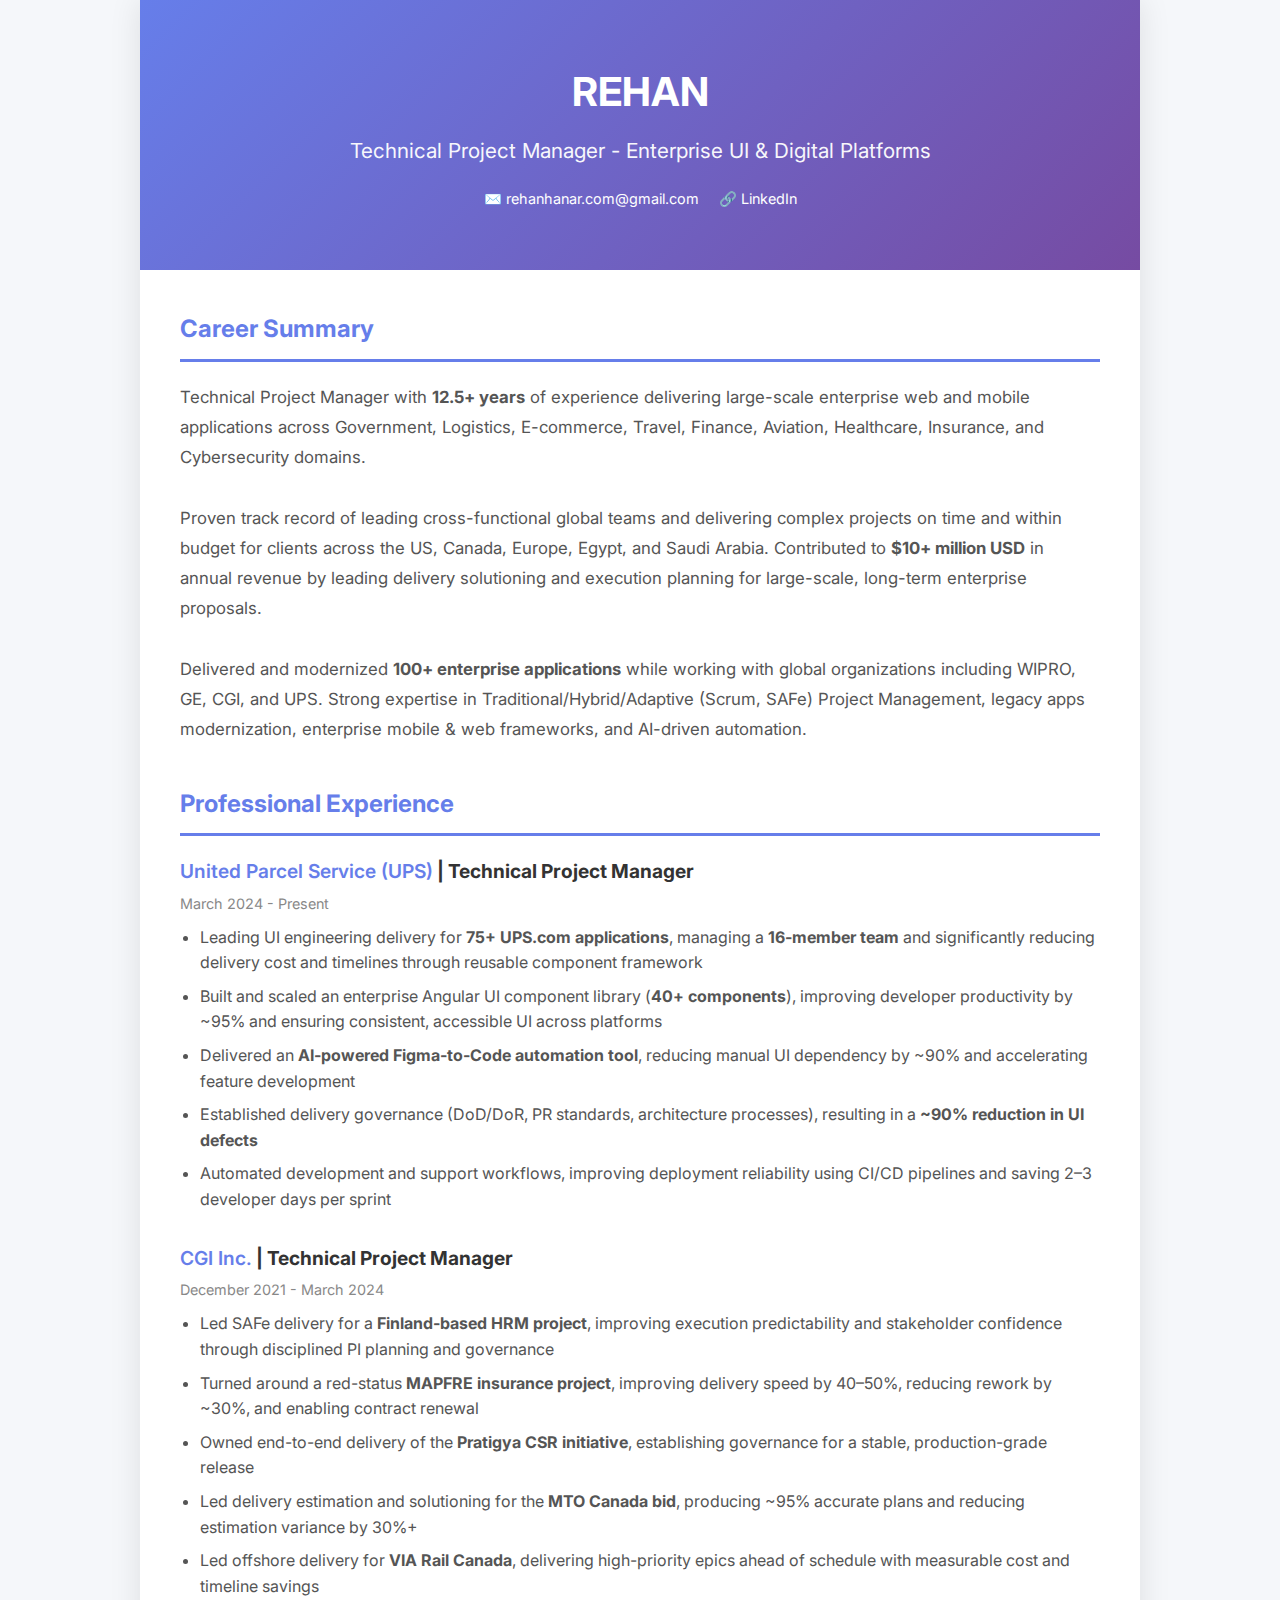
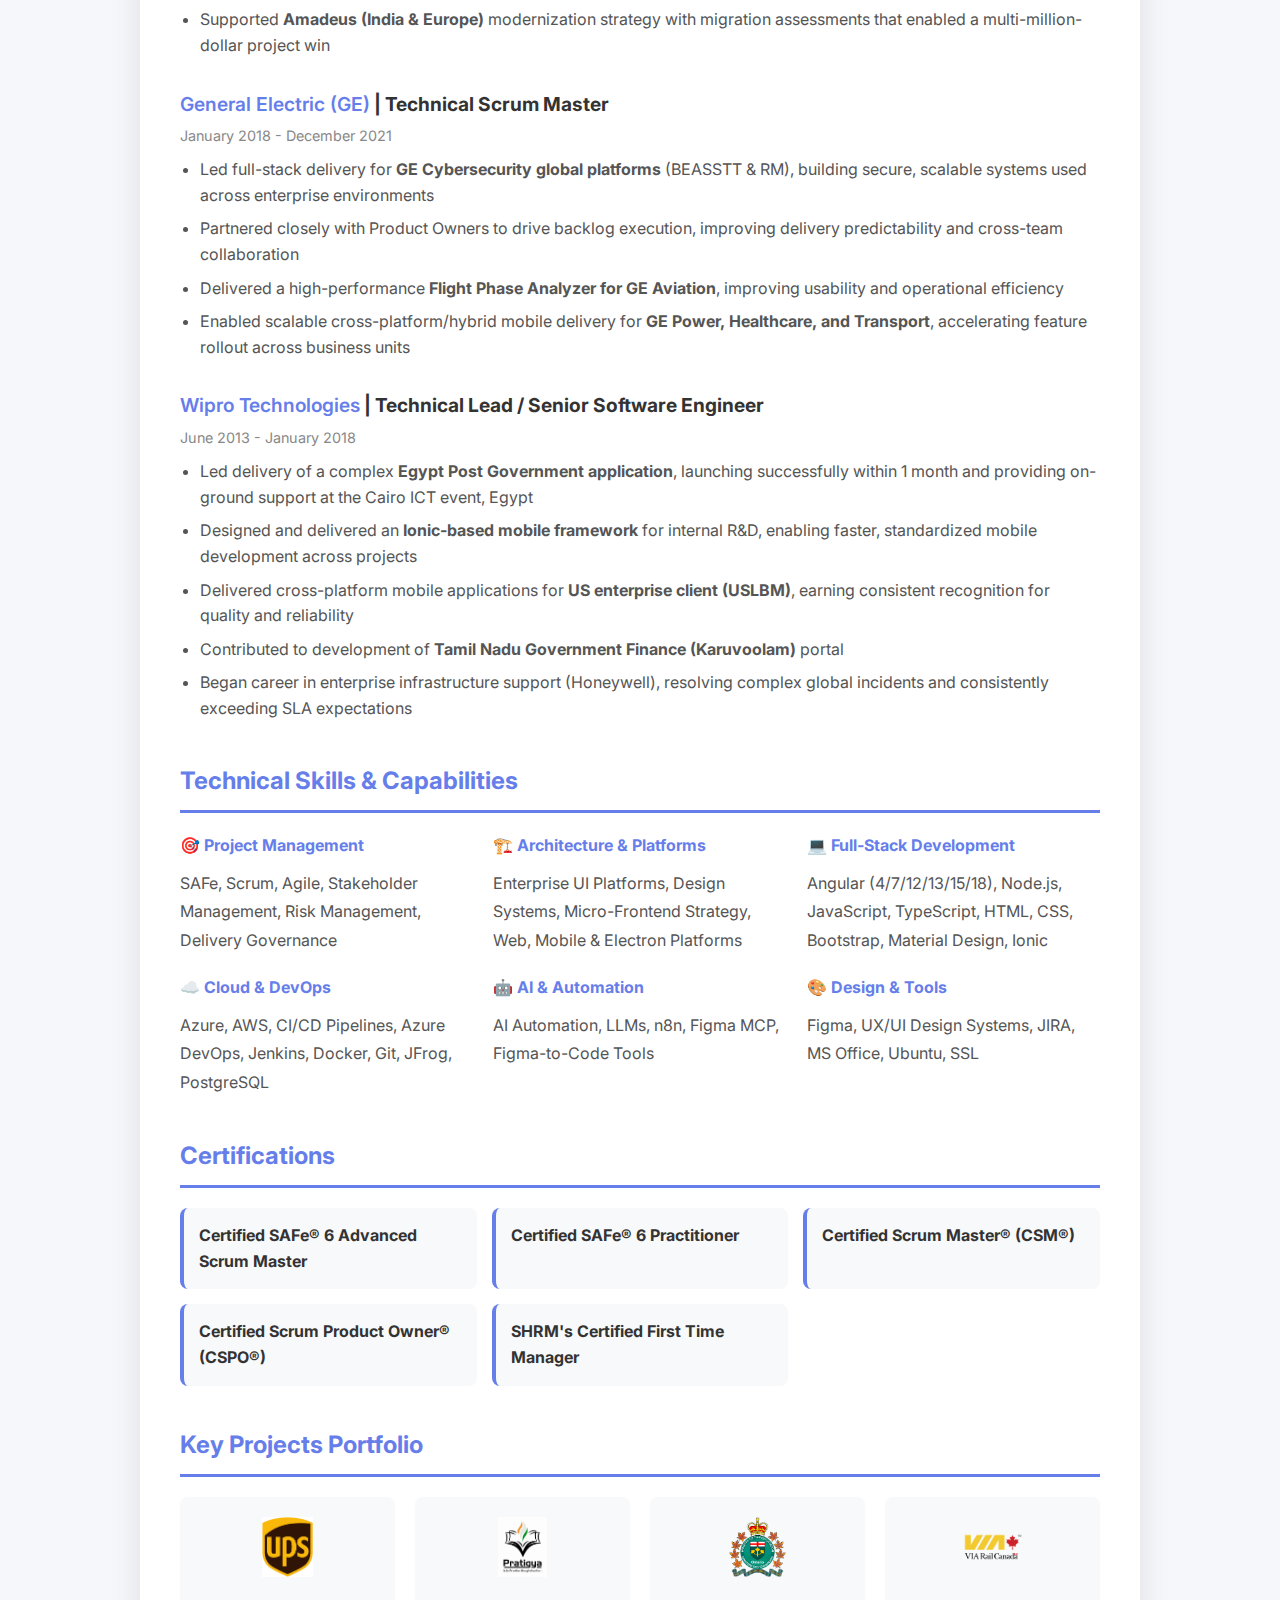
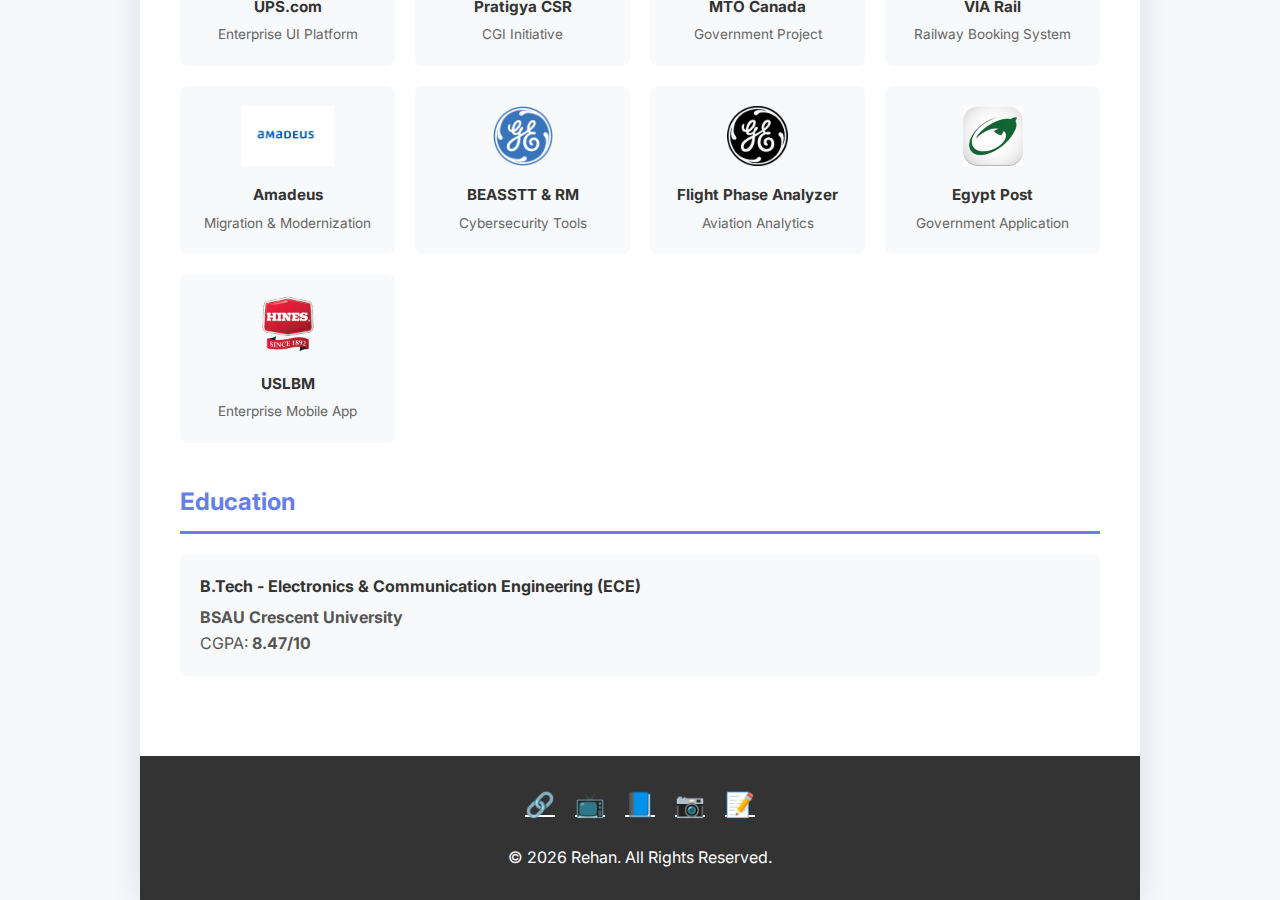
<file: index_backup_resume_20260120_172957.html>
<!DOCTYPE html>
<html lang="en">
<head>
    <meta charset="UTF-8">
    <meta name="viewport" content="width=device-width, initial-scale=1.0">
    <title>Rehan - Technical Project Manager</title>
    <link href="https://fonts.googleapis.com/css2?family=Inter:wght@300;400;500;600;700&display=swap" rel="stylesheet">
    <style>
        * {
            margin: 0;
            padding: 0;
            box-sizing: border-box;
        }

        body {
            font-family: 'Inter', -apple-system, BlinkMacSystemFont, 'Segoe UI', sans-serif;
            line-height: 1.6;
            color: #333;
            background: #f5f7fa;
        }

        .container {
            max-width: 1000px;
            margin: 0 auto;
            background: white;
            box-shadow: 0 0 30px rgba(0,0,0,0.1);
        }

        header {
            background: linear-gradient(135deg, #667eea 0%, #764ba2 100%);
            color: white;
            padding: 60px 40px;
            text-align: center;
        }

        header h1 {
            font-size: 2.5em;
            margin-bottom: 10px;
            font-weight: 700;
        }

        header h2 {
            font-size: 1.3em;
            font-weight: 400;
            opacity: 0.95;
            margin-bottom: 20px;
        }

        .contact-info {
            display: flex;
            justify-content: center;
            flex-wrap: wrap;
            gap: 20px;
            font-size: 0.9em;
            margin-top: 20px;
        }

        .contact-info a {
            color: white;
            text-decoration: none;
            display: flex;
            align-items: center;
            gap: 5px;
        }

        .contact-info a:hover {
            text-decoration: underline;
        }

        .content {
            padding: 40px;
        }

        section {
            margin-bottom: 40px;
        }

        h3 {
            color: #667eea;
            font-size: 1.5em;
            margin-bottom: 20px;
            padding-bottom: 10px;
            border-bottom: 3px solid #667eea;
        }

        .summary {
            font-size: 1.05em;
            line-height: 1.8;
            color: #555;
        }

        .experience-item, .project-item {
            margin-bottom: 30px;
        }

        .experience-item h4, .project-item h4 {
            color: #333;
            font-size: 1.2em;
            margin-bottom: 5px;
        }

        .company {
            color: #667eea;
            font-weight: 600;
        }

        .date {
            color: #888;
            font-size: 0.9em;
            margin-bottom: 10px;
        }

        .experience-item ul, .project-item ul {
            margin-left: 20px;
            margin-top: 10px;
        }

        .experience-item li, .project-item li {
            margin-bottom: 8px;
            color: #555;
        }

        .skills-grid {
            display: grid;
            grid-template-columns: repeat(auto-fit, minmax(250px, 1fr));
            gap: 20px;
        }

        .skill-category h4 {
            color: #667eea;
            margin-bottom: 10px;
            font-size: 1em;
        }

        .skill-category p {
            color: #555;
            line-height: 1.8;
        }

        .certifications-grid {
            display: grid;
            grid-template-columns: repeat(auto-fit, minmax(250px, 1fr));
            gap: 15px;
        }

        .cert-item {
            background: #f8f9fa;
            padding: 15px;
            border-radius: 8px;
            border-left: 4px solid #667eea;
        }

        .education {
            background: #f8f9fa;
            padding: 20px;
            border-radius: 8px;
        }

        .education h4 {
            color: #333;
            margin-bottom: 5px;
        }

        .education p {
            color: #555;
        }

        .portfolio-grid {
            display: grid;
            grid-template-columns: repeat(auto-fit, minmax(200px, 1fr));
            gap: 20px;
            margin-top: 20px;
        }

        .portfolio-item {
            background: #f8f9fa;
            padding: 20px;
            border-radius: 8px;
            text-align: center;
            transition: transform 0.3s, box-shadow 0.3s;
        }

        .portfolio-item:hover {
            transform: translateY(-5px);
            box-shadow: 0 5px 20px rgba(0,0,0,0.1);
        }

        .portfolio-item img {
            max-width: 100%;
            height: 60px;
            object-fit: contain;
            margin-bottom: 10px;
        }

        .portfolio-item h4 {
            font-size: 0.95em;
            color: #333;
            margin-bottom: 5px;
        }

        .portfolio-item p {
            font-size: 0.85em;
            color: #666;
        }

        footer {
            background: #333;
            color: white;
            text-align: center;
            padding: 30px;
        }

        .social-links {
            display: flex;
            justify-content: center;
            gap: 20px;
            margin-bottom: 20px;
        }

        .social-links a {
            color: white;
            font-size: 1.5em;
            transition: color 0.3s;
        }

        .social-links a:hover {
            color: #667eea;
        }

        @media print {
            body {
                background: white;
            }
            .container {
                box-shadow: none;
            }
            .portfolio-item:hover {
                transform: none;
            }
        }

        @media (max-width: 768px) {
            header {
                padding: 40px 20px;
            }

            header h1 {
                font-size: 1.8em;
            }

            header h2 {
                font-size: 1.1em;
            }

            .content {
                padding: 20px;
            }

            .contact-info {
                font-size: 0.8em;
                flex-direction: column;
                align-items: center;
            }

            .portfolio-grid {
                grid-template-columns: repeat(auto-fit, minmax(150px, 1fr));
            }
        }
    </style>
</head>
<body>
    <div class="container">
        <!-- Header -->
        <header>
            <h1>REHAN</h1>
            <h2>Technical Project Manager - Enterprise UI & Digital Platforms</h2>
            <div class="contact-info">
                <a href="mailto:rehanhanar.com@gmail.com">✉️ rehanhanar.com@gmail.com</a>
                <a href="https://www.linkedin.com/in/rehanfeb29/" target="_blank">🔗 LinkedIn</a>
            </div>
        </header>

        <!-- Main Content -->
        <div class="content">
            <!-- Career Summary -->
            <section>
                <h3>Career Summary</h3>
                <div class="summary">
                    <p>Technical Project Manager with <strong>12.5+ years</strong> of experience delivering large-scale enterprise web and mobile applications across Government, Logistics, E-commerce, Travel, Finance, Aviation, Healthcare, Insurance, and Cybersecurity domains.</p>
                    <br>
                    <p>Proven track record of leading cross-functional global teams and delivering complex projects on time and within budget for clients across the US, Canada, Europe, Egypt, and Saudi Arabia. Contributed to <strong>$10+ million USD</strong> in annual revenue by leading delivery solutioning and execution planning for large-scale, long-term enterprise proposals.</p>
                    <br>
                    <p>Delivered and modernized <strong>100+ enterprise applications</strong> while working with global organizations including WIPRO, GE, CGI, and UPS. Strong expertise in Traditional/Hybrid/Adaptive (Scrum, SAFe) Project Management, legacy apps modernization, enterprise mobile & web frameworks, and AI-driven automation.</p>
                </div>
            </section>

            <!-- Experience -->
            <section>
                <h3>Professional Experience</h3>
                
                <div class="experience-item">
                    <h4><span class="company">United Parcel Service (UPS)</span> | Technical Project Manager</h4>
                    <p class="date">March 2024 - Present</p>
                    <ul>
                        <li>Leading UI engineering delivery for <strong>75+ UPS.com applications</strong>, managing a <strong>16-member team</strong> and significantly reducing delivery cost and timelines through reusable component framework</li>
                        <li>Built and scaled an enterprise Angular UI component library (<strong>40+ components</strong>), improving developer productivity by ~95% and ensuring consistent, accessible UI across platforms</li>
                        <li>Delivered an <strong>AI-powered Figma-to-Code automation tool</strong>, reducing manual UI dependency by ~90% and accelerating feature development</li>
                        <li>Established delivery governance (DoD/DoR, PR standards, architecture processes), resulting in a <strong>~90% reduction in UI defects</strong></li>
                        <li>Automated development and support workflows, improving deployment reliability using CI/CD pipelines and saving 2–3 developer days per sprint</li>
                    </ul>
                </div>

                <div class="experience-item">
                    <h4><span class="company">CGI Inc.</span> | Technical Project Manager</h4>
                    <p class="date">December 2021 - March 2024</p>
                    <ul>
                        <li>Led SAFe delivery for a <strong>Finland-based HRM project</strong>, improving execution predictability and stakeholder confidence through disciplined PI planning and governance</li>
                        <li>Turned around a red-status <strong>MAPFRE insurance project</strong>, improving delivery speed by 40–50%, reducing rework by ~30%, and enabling contract renewal</li>
                        <li>Owned end-to-end delivery of the <strong>Pratigya CSR initiative</strong>, establishing governance for a stable, production-grade release</li>
                        <li>Led delivery estimation and solutioning for the <strong>MTO Canada bid</strong>, producing ~95% accurate plans and reducing estimation variance by 30%+</li>
                        <li>Led offshore delivery for <strong>VIA Rail Canada</strong>, delivering high-priority epics ahead of schedule with measurable cost and timeline savings</li>
                        <li>Supported <strong>Amadeus (India & Europe)</strong> modernization strategy with migration assessments that enabled a multi-million-dollar project win</li>
                    </ul>
                </div>

                <div class="experience-item">
                    <h4><span class="company">General Electric (GE)</span> | Technical Scrum Master</h4>
                    <p class="date">January 2018 - December 2021</p>
                    <ul>
                        <li>Led full-stack delivery for <strong>GE Cybersecurity global platforms</strong> (BEASSTT & RM), building secure, scalable systems used across enterprise environments</li>
                        <li>Partnered closely with Product Owners to drive backlog execution, improving delivery predictability and cross-team collaboration</li>
                        <li>Delivered a high-performance <strong>Flight Phase Analyzer for GE Aviation</strong>, improving usability and operational efficiency</li>
                        <li>Enabled scalable cross-platform/hybrid mobile delivery for <strong>GE Power, Healthcare, and Transport</strong>, accelerating feature rollout across business units</li>
                    </ul>
                </div>

                <div class="experience-item">
                    <h4><span class="company">Wipro Technologies</span> | Technical Lead / Senior Software Engineer</h4>
                    <p class="date">June 2013 - January 2018</p>
                    <ul>
                        <li>Led delivery of a complex <strong>Egypt Post Government application</strong>, launching successfully within 1 month and providing on-ground support at the Cairo ICT event, Egypt</li>
                        <li>Designed and delivered an <strong>Ionic-based mobile framework</strong> for internal R&D, enabling faster, standardized mobile development across projects</li>
                        <li>Delivered cross-platform mobile applications for <strong>US enterprise client (USLBM)</strong>, earning consistent recognition for quality and reliability</li>
                        <li>Contributed to development of <strong>Tamil Nadu Government Finance (Karuvoolam)</strong> portal</li>
                        <li>Began career in enterprise infrastructure support (Honeywell), resolving complex global incidents and consistently exceeding SLA expectations</li>
                    </ul>
                </div>
            </section>

            <!-- Skills -->
            <section>
                <h3>Technical Skills & Capabilities</h3>
                <div class="skills-grid">
                    <div class="skill-category">
                        <h4>🎯 Project Management</h4>
                        <p>SAFe, Scrum, Agile, Stakeholder Management, Risk Management, Delivery Governance</p>
                    </div>
                    <div class="skill-category">
                        <h4>🏗️ Architecture & Platforms</h4>
                        <p>Enterprise UI Platforms, Design Systems, Micro-Frontend Strategy, Web, Mobile & Electron Platforms</p>
                    </div>
                    <div class="skill-category">
                        <h4>💻 Full-Stack Development</h4>
                        <p>Angular (4/7/12/13/15/18), Node.js, JavaScript, TypeScript, HTML, CSS, Bootstrap, Material Design, Ionic</p>
                    </div>
                    <div class="skill-category">
                        <h4>☁️ Cloud & DevOps</h4>
                        <p>Azure, AWS, CI/CD Pipelines, Azure DevOps, Jenkins, Docker, Git, JFrog, PostgreSQL</p>
                    </div>
                    <div class="skill-category">
                        <h4>🤖 AI & Automation</h4>
                        <p>AI Automation, LLMs, n8n, Figma MCP, Figma-to-Code Tools</p>
                    </div>
                    <div class="skill-category">
                        <h4>🎨 Design & Tools</h4>
                        <p>Figma, UX/UI Design Systems, JIRA, MS Office, Ubuntu, SSL</p>
                    </div>
                </div>
            </section>

            <!-- Certifications -->
            <section>
                <h3>Certifications</h3>
                <div class="certifications-grid">
                    <div class="cert-item">
                        <strong>Certified SAFe® 6 Advanced Scrum Master</strong>
                    </div>
                    <div class="cert-item">
                        <strong>Certified SAFe® 6 Practitioner</strong>
                    </div>
                    <div class="cert-item">
                        <strong>Certified Scrum Master® (CSM®)</strong>
                    </div>
                    <div class="cert-item">
                        <strong>Certified Scrum Product Owner® (CSPO®)</strong>
                    </div>
                    <div class="cert-item">
                        <strong>SHRM's Certified First Time Manager</strong>
                    </div>
                </div>
            </section>

            <!-- Portfolio -->
            <section>
                <h3>Key Projects Portfolio</h3>
                <div class="portfolio-grid">
                    <div class="portfolio-item">
                        <img src="img/portfolio/ups.png" alt="UPS">
                        <h4>UPS.com</h4>
                        <p>Enterprise UI Platform</p>
                    </div>
                    <div class="portfolio-item">
                        <img src="images/portfolio/cgi_pratigya.jpg" alt="Pratigya">
                        <h4>Pratigya CSR</h4>
                        <p>CGI Initiative</p>
                    </div>
                    <div class="portfolio-item">
                        <img src="images/portfolio/cgi_mto.png" alt="MTO">
                        <h4>MTO Canada</h4>
                        <p>Government Project</p>
                    </div>
                    <div class="portfolio-item">
                        <img src="images/portfolio/cg_via_rail.png" alt="VIA Rail">
                        <h4>VIA Rail</h4>
                        <p>Railway Booking System</p>
                    </div>
                    <div class="portfolio-item">
                        <img src="images/portfolio/amadeus_logo.jpeg" alt="Amadeus">
                        <h4>Amadeus</h4>
                        <p>Migration & Modernization</p>
                    </div>
                    <div class="portfolio-item">
                        <img src="images/portfolio/ge_digital.png" alt="GE Cybersecurity">
                        <h4>BEASSTT & RM</h4>
                        <p>Cybersecurity Tools</p>
                    </div>
                    <div class="portfolio-item">
                        <img src="images/portfolio/ge_aviation_only_logo.png" alt="GE Aviation">
                        <h4>Flight Phase Analyzer</h4>
                        <p>Aviation Analytics</p>
                    </div>
                    <div class="portfolio-item">
                        <img src="https://rehanhanar7.github.io/images/portfolio/egypt.png" alt="Egypt Post">
                        <h4>Egypt Post</h4>
                        <p>Government Application</p>
                    </div>
                    <div class="portfolio-item">
                        <img src="https://rehanhanar7.github.io/images/portfolio/hines.png" alt="USLBM">
                        <h4>USLBM</h4>
                        <p>Enterprise Mobile App</p>
                    </div>
                </div>
            </section>

            <!-- Education -->
            <section>
                <h3>Education</h3>
                <div class="education">
                    <h4>B.Tech - Electronics & Communication Engineering (ECE)</h4>
                    <p><strong>BSAU Crescent University</strong></p>
                    <p>CGPA: <strong>8.47/10</strong></p>
                </div>
            </section>
        </div>

        <!-- Footer -->
        <footer>
            <div class="social-links">
                <a href="https://www.linkedin.com/in/rehanfeb29/" target="_blank" title="LinkedIn">🔗</a>
                <a href="https://www.youtube.com/user/rehanhanar7" target="_blank" title="YouTube">📺</a>
                <a href="https://www.facebook.com/rehanhanar7" target="_blank" title="Facebook">📘</a>
                <a href="https://www.instagram.com/rehan_feb_29/" target="_blank" title="Instagram">📷</a>
                <a href="https://rehanhanar.blogspot.com" target="_blank" title="Blog">📝</a>
            </div>
            <p>&copy; 2026 Rehan. All Rights Reserved.</p>
        </footer>
    </div>
</body>
</html>
</file>
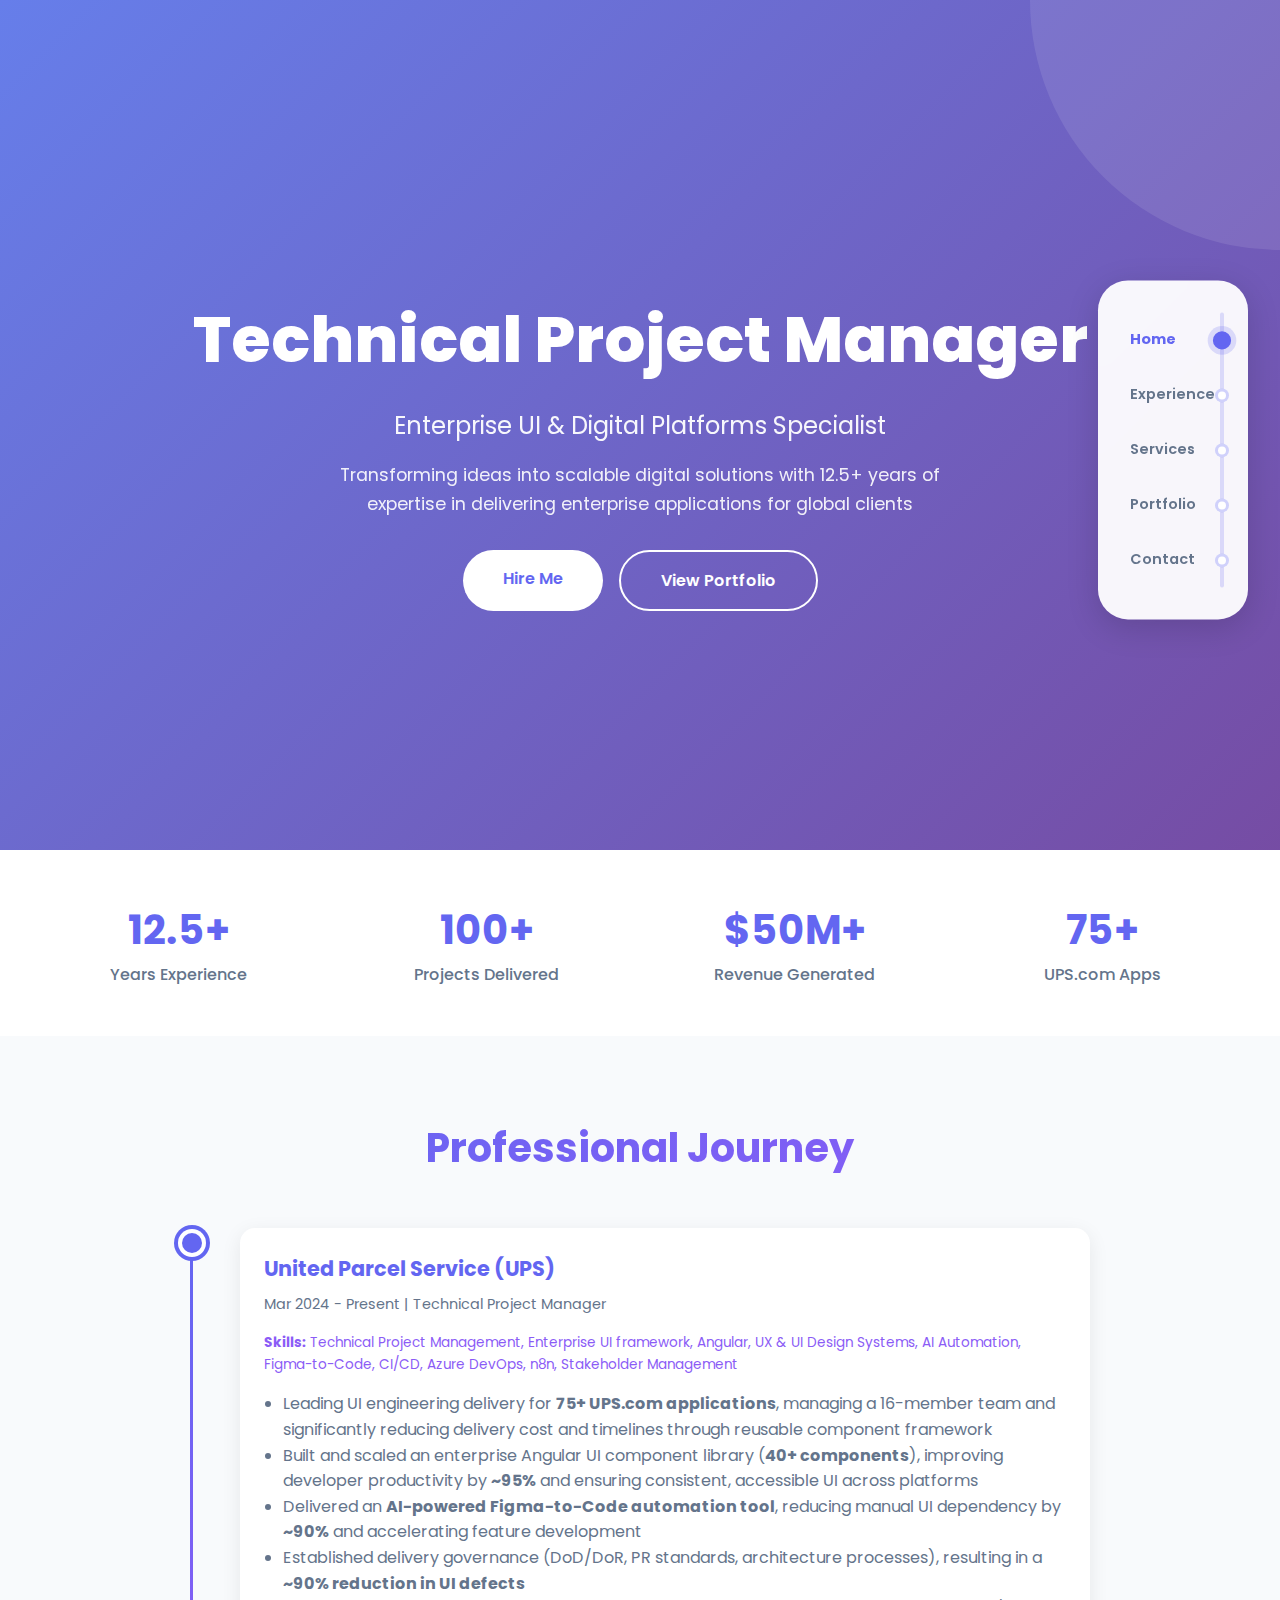
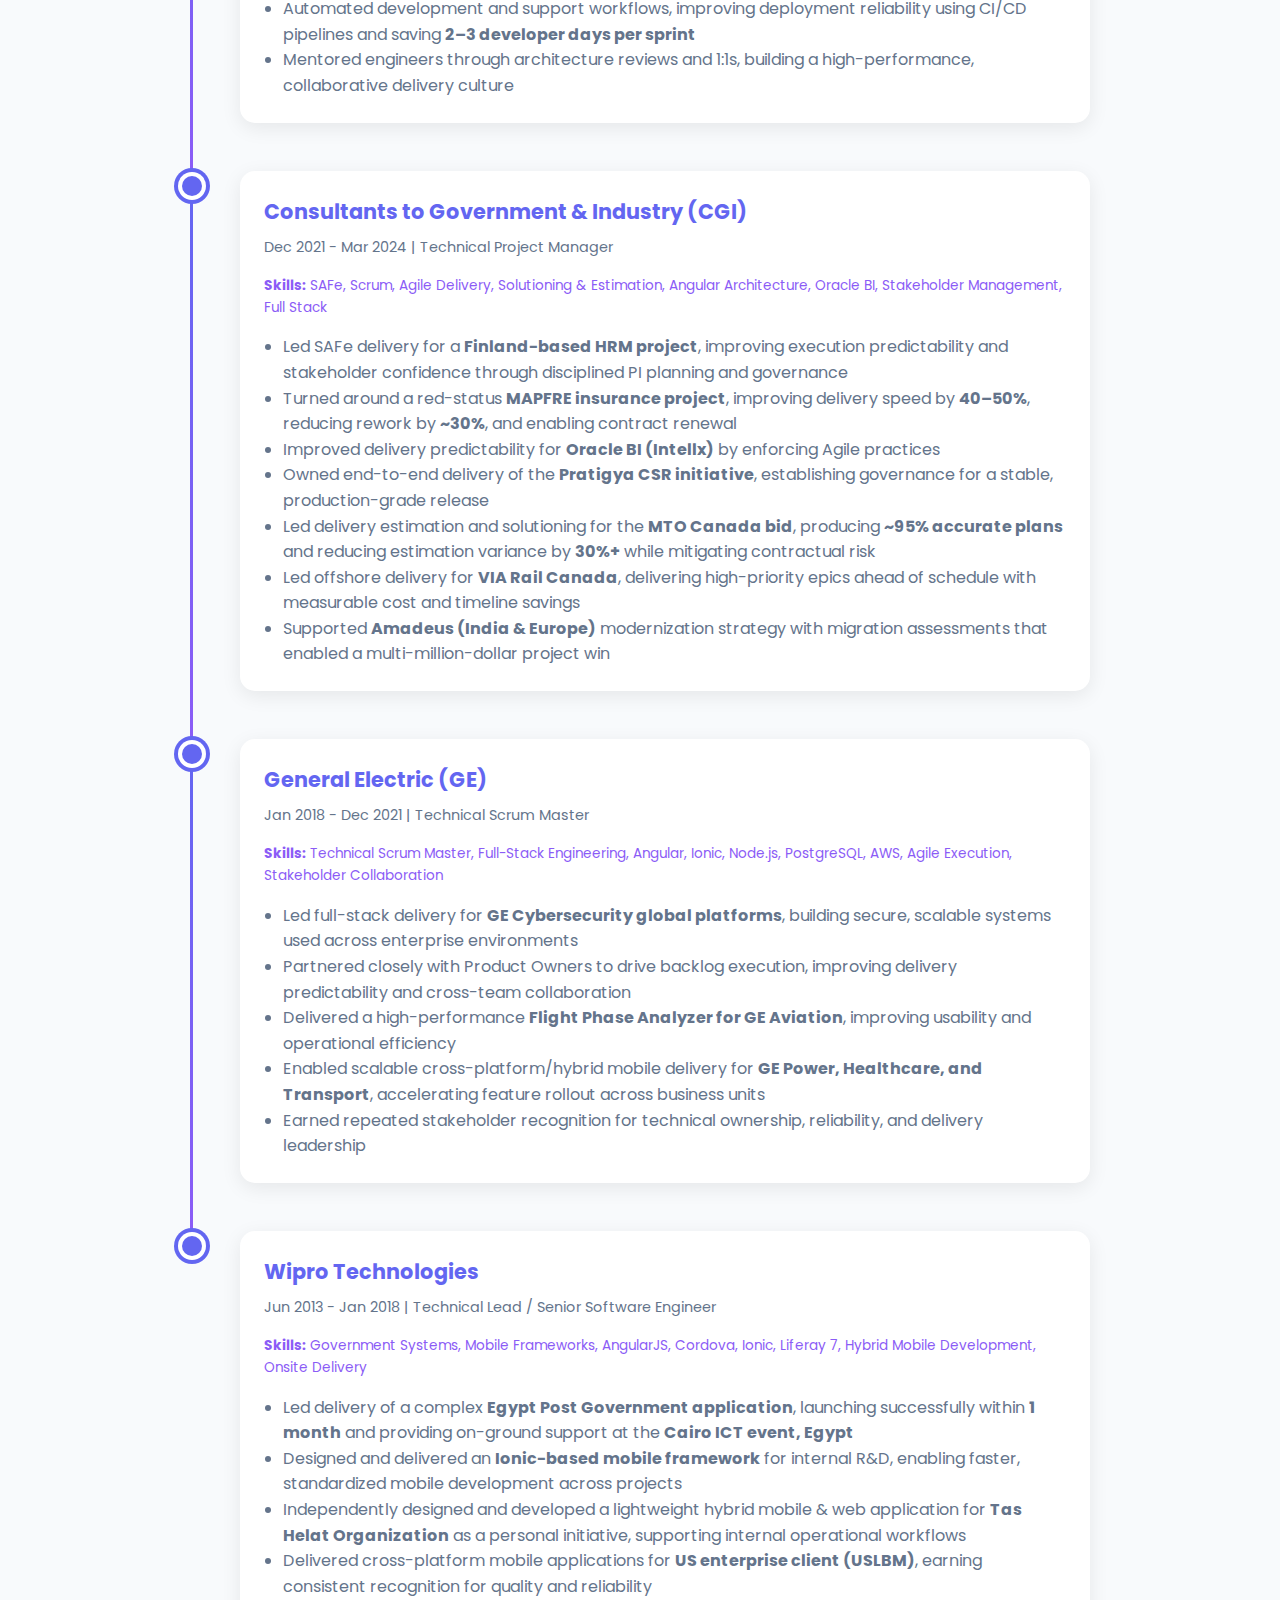
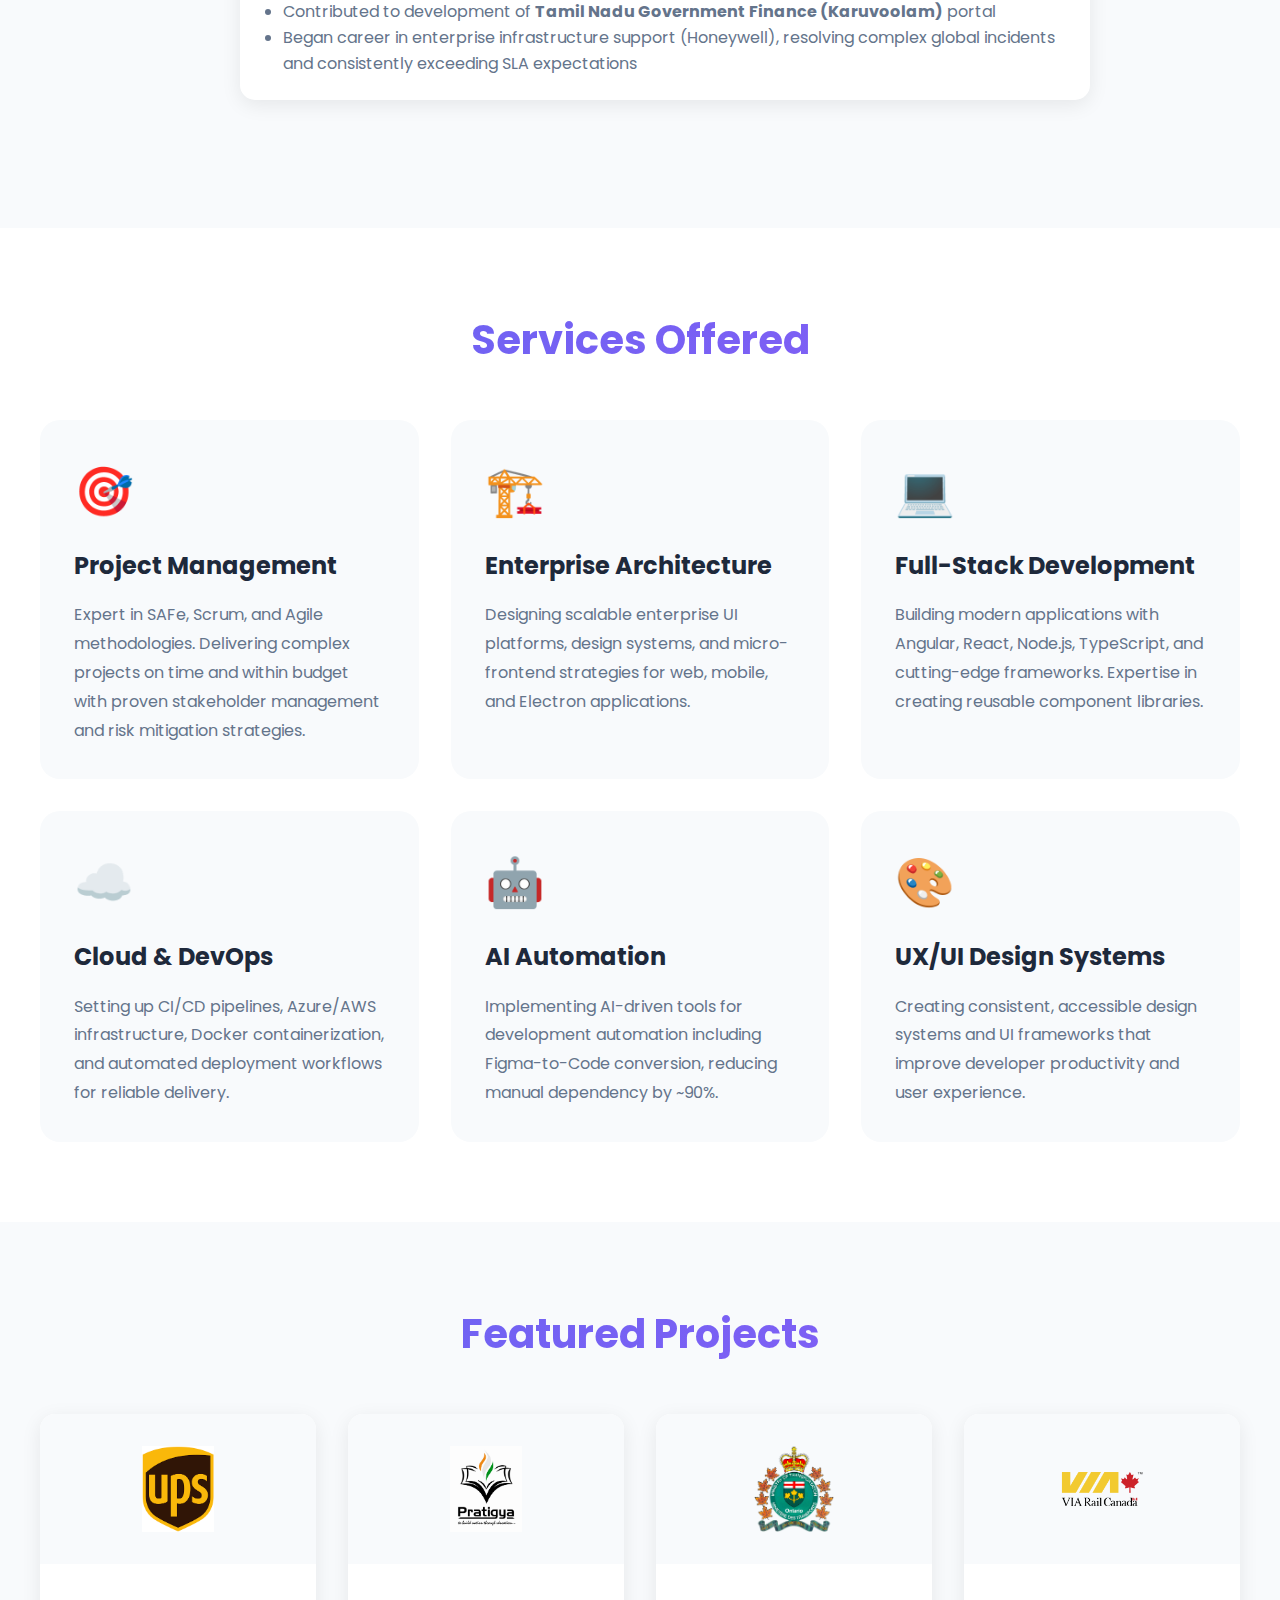
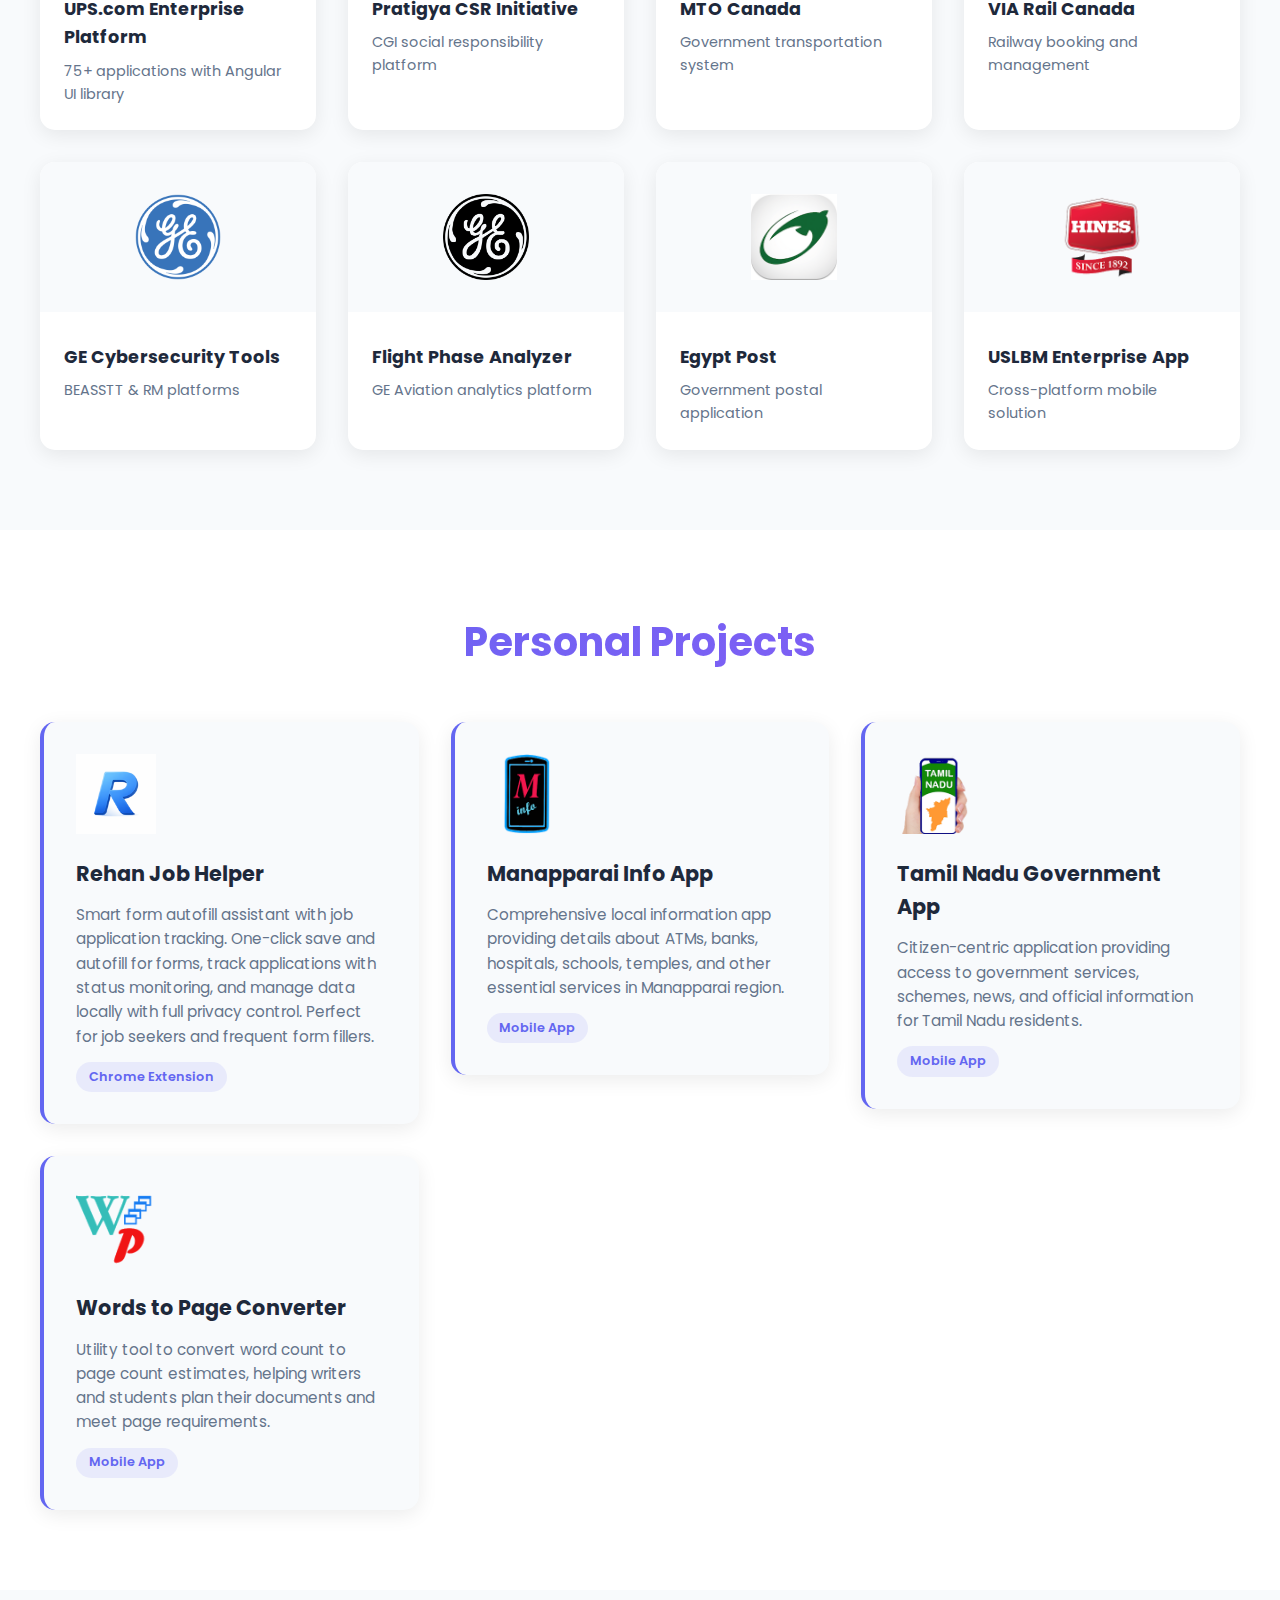
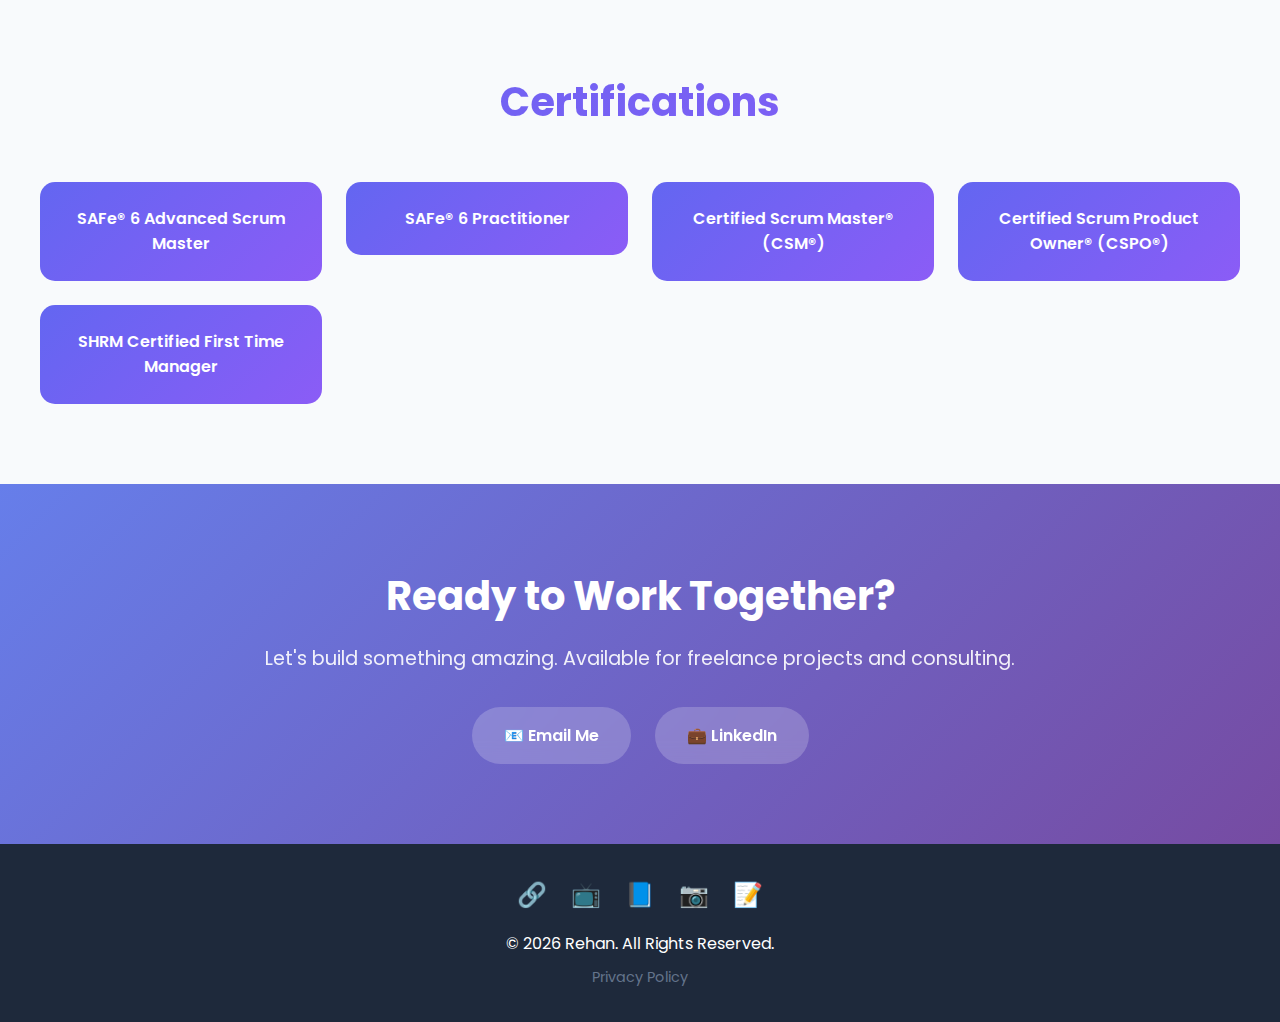
<file: index_backup_resume_20260127.html>
<!DOCTYPE html>
<html lang="en">
<head>
    <meta charset="UTF-8">
    <meta name="viewport" content="width=device-width, initial-scale=1.0">
    <title>Rehan - Technical Project Manager & Full Stack Developer</title>
    <link href="https://fonts.googleapis.com/css2?family=Poppins:wght@300;400;500;600;700;800&display=swap" rel="stylesheet">
    <style>
        * {
            margin: 0;
            padding: 0;
            box-sizing: border-box;
        }

        :root {
            --primary: #6366f1;
            --secondary: #8b5cf6;
            --dark: #1e293b;
            --light: #f8fafc;
            --gray: #64748b;
        }

        body {
            font-family: 'Poppins', sans-serif;
            line-height: 1.6;
            color: var(--dark);
            background: var(--light);
            overflow-x: hidden;
        }

        /* Smooth Scroll */
        html {
            scroll-behavior: smooth;
        }

        /* Progress Bar Navigation */
        .progress-nav {
            position: fixed;
            right: 2rem;
            top: 50%;
            transform: translateY(-50%);
            z-index: 1000;
            display: flex;
            flex-direction: column;
            gap: 0;
            background: rgba(255, 255, 255, 0.95);
            padding: 2rem 1.2rem 2rem 2rem;
            border-radius: 30px;
            box-shadow: 0 8px 32px rgba(0,0,0,0.15);
            backdrop-filter: blur(10px);
        }

        .nav-item {
            position: relative;
            display: flex;
            align-items: center;
            justify-content: space-between;
            cursor: pointer;
            padding: 1rem 0;
            z-index: 2;
        }

        .nav-dot {
            width: 14px;
            height: 14px;
            border-radius: 50%;
            background: white;
            border: 3px solid rgba(99, 102, 241, 0.3);
            transition: all 0.3s cubic-bezier(0.4, 0, 0.2, 1);
            flex-shrink: 0;
            z-index: 3;
        }

        .nav-item.active .nav-dot {
            background: var(--primary);
            border-color: var(--primary);
            box-shadow: 0 0 0 4px rgba(99, 102, 241, 0.2);
            transform: scale(1.3);
        }

        .nav-item:hover .nav-dot {
            background: var(--primary);
            border-color: var(--primary);
            transform: scale(1.2);
        }

        .nav-label {
            font-size: 0.9rem;
            font-weight: 600;
            white-space: nowrap;
            color: var(--gray);
            transition: all 0.3s ease;
            text-align: left;
        }

        .nav-item:hover .nav-label {
            color: var(--primary);
        }

        .nav-item.active .nav-label {
            color: var(--primary);
            font-weight: 700;
        }

        /* Progress Line - Aligned inside nav panel */
        .progress-line {
            position: absolute;
            right: 1.2rem;
            top: 2rem;
            width: 4px;
            height: calc(100% - 4rem);
            background: rgba(99, 102, 241, 0.2);
            border-radius: 10px;
            z-index: 1;
            transform: translateX(-5px);
        }

        .progress-fill {
            position: absolute;
            top: 0;
            left: 0;
            width: 100%;
            height: 0%;
            background: linear-gradient(180deg, var(--primary), var(--secondary));
            transition: height 0.3s ease;
            border-radius: 10px;
        }

        /* Hero Section */
        .hero {
            min-height: 100vh;
            display: flex;
            align-items: center;
            justify-content: center;
            background: linear-gradient(135deg, #667eea 0%, #764ba2 100%);
            position: relative;
            overflow: hidden;
            padding: 2rem;
        }

        .hero::before {
            content: '';
            position: absolute;
            width: 500px;
            height: 500px;
            background: rgba(255,255,255,0.1);
            border-radius: 50%;
            top: -250px;
            right: -250px;
        }

        .hero-content {
            max-width: 1200px;
            text-align: center;
            color: white;
            z-index: 1;
        }

        .hero h1 {
            font-size: 4rem;
            font-weight: 800;
            margin-bottom: 1rem;
            animation: fadeInUp 0.8s ease;
        }

        .hero .subtitle {
            font-size: 1.5rem;
            margin-bottom: 1rem;
            opacity: 0.95;
            animation: fadeInUp 1s ease;
        }

        .hero p {
            font-size: 1.1rem;
            max-width: 600px;
            margin: 0 auto 2rem;
            opacity: 0.9;
            animation: fadeInUp 1.2s ease;
        }

        .cta-buttons {
            display: flex;
            gap: 1rem;
            justify-content: center;
            flex-wrap: wrap;
            animation: fadeInUp 1.4s ease;
        }

        .btn {
            padding: 1rem 2.5rem;
            border-radius: 50px;
            font-weight: 600;
            text-decoration: none;
            transition: all 0.3s;
            display: inline-block;
        }

        .btn-primary {
            background: white;
            color: var(--primary);
        }

        .btn-primary:hover {
            transform: translateY(-2px);
            box-shadow: 0 10px 30px rgba(0,0,0,0.2);
        }

        .btn-secondary {
            background: transparent;
            color: white;
            border: 2px solid white;
        }

        .btn-secondary:hover {
            background: white;
            color: var(--primary);
        }

        @keyframes fadeInUp {
            from {
                opacity: 0;
                transform: translateY(30px);
            }
            to {
                opacity: 1;
                transform: translateY(0);
            }
        }

        /* Stats Section */
        .stats {
            background: white;
            padding: 3rem 2rem;
            margin-top: -50px;
            position: relative;
            z-index: 2;
        }

        .stats-container {
            max-width: 1200px;
            margin: 0 auto;
            display: grid;
            grid-template-columns: repeat(auto-fit, minmax(200px, 1fr));
            gap: 2rem;
            text-align: center;
        }

        .stat-item h3 {
            font-size: 2.5rem;
            color: var(--primary);
            font-weight: 700;
        }

        .stat-item p {
            color: var(--gray);
            font-weight: 500;
        }

        /* Timeline Progress Bar */
        .timeline {
            padding: 5rem 2rem;
            background: var(--light);
        }

        .timeline-container {
            max-width: 900px;
            margin: 0 auto;
        }

        .section-title {
            text-align: center;
            font-size: 2.5rem;
            font-weight: 700;
            margin-bottom: 3rem;
            background: linear-gradient(135deg, var(--primary), var(--secondary));
            -webkit-background-clip: text;
            -webkit-text-fill-color: transparent;
        }

        .timeline-item {
            position: relative;
            padding-left: 50px;
            margin-bottom: 3rem;
        }

        .timeline-item::before {
            content: '';
            position: absolute;
            left: 0;
            top: 0;
            bottom: -3rem;
            width: 3px;
            background: linear-gradient(180deg, var(--primary), var(--secondary));
        }

        .timeline-item:last-child::before {
            display: none;
        }

        .timeline-dot {
            position: absolute;
            left: -8px;
            top: 5px;
            width: 20px;
            height: 20px;
            border-radius: 50%;
            background: var(--primary);
            box-shadow: 0 0 0 4px white, 0 0 0 8px var(--primary);
        }

        .timeline-content {
            background: white;
            padding: 1.5rem;
            border-radius: 15px;
            box-shadow: 0 5px 20px rgba(0,0,0,0.08);
            transition: transform 0.3s;
        }

        .timeline-content:hover {
            transform: translateY(-5px);
        }

        .timeline-content h3 {
            color: var(--primary);
            font-size: 1.3rem;
            margin-bottom: 0.5rem;
        }

        .timeline-date {
            color: var(--gray);
            font-size: 0.9rem;
            margin-bottom: 1rem;
        }

        /* Services Section */
        .services {
            padding: 5rem 2rem;
            background: white;
        }

        .services-container {
            max-width: 1200px;
            margin: 0 auto;
        }

        .services-grid {
            display: grid;
            grid-template-columns: repeat(auto-fit, minmax(300px, 1fr));
            gap: 2rem;
            margin-top: 3rem;
        }

        .service-card {
            background: var(--light);
            padding: 2rem;
            border-radius: 20px;
            transition: all 0.3s;
            border: 2px solid transparent;
        }

        .service-card:hover {
            transform: translateY(-10px);
            border-color: var(--primary);
            box-shadow: 0 15px 40px rgba(99, 102, 241, 0.2);
        }

        .service-icon {
            font-size: 3rem;
            margin-bottom: 1rem;
        }

        .service-card h3 {
            font-size: 1.5rem;
            margin-bottom: 1rem;
            color: var(--dark);
        }

        .service-card p {
            color: var(--gray);
            line-height: 1.8;
        }

        /* Portfolio Section */
        .portfolio {
            padding: 5rem 2rem;
            background: var(--light);
        }

        .portfolio-container {
            max-width: 1200px;
            margin: 0 auto;
        }

        .portfolio-grid {
            display: grid;
            grid-template-columns: repeat(auto-fit, minmax(250px, 1fr));
            gap: 2rem;
            margin-top: 3rem;
        }

        .portfolio-item {
            background: white;
            border-radius: 15px;
            overflow: hidden;
            box-shadow: 0 5px 20px rgba(0,0,0,0.08);
            transition: all 0.3s;
        }

        .portfolio-item:hover {
            transform: translateY(-10px);
            box-shadow: 0 15px 40px rgba(0,0,0,0.15);
        }

        .portfolio-item img {
            width: 100%;
            height: 150px;
            object-fit: contain;
            padding: 2rem;
            background: var(--light);
        }

        .portfolio-info {
            padding: 1.5rem;
        }

        .portfolio-info h4 {
            font-size: 1.1rem;
            margin-bottom: 0.5rem;
            color: var(--dark);
        }

        .portfolio-info p {
            color: var(--gray);
            font-size: 0.9rem;
        }

        /* Personal Projects Section */
        .personal-projects {
            padding: 5rem 2rem;
            background: white;
        }

        .personal-projects-container {
            max-width: 1200px;
            margin: 0 auto;
        }

        .personal-projects-grid {
            display: grid;
            grid-template-columns: repeat(auto-fit, minmax(300px, 1fr));
            gap: 2rem;
            margin-top: 3rem;
        }

        .personal-project-card {
            background: var(--light);
            border-radius: 15px;
            padding: 2rem;
            box-shadow: 0 5px 20px rgba(0,0,0,0.08);
            transition: all 0.3s;
            border-left: 4px solid var(--primary);
        }

        .personal-project-card:hover {
            transform: translateY(-5px);
            box-shadow: 0 15px 40px rgba(0,0,0,0.15);
            border-left-color: var(--secondary);
        }

        .personal-project-card h4 {
            font-size: 1.3rem;
            margin-bottom: 0.8rem;
            color: var(--dark);
            font-weight: 700;
        }

        .personal-project-card p {
            color: var(--gray);
            font-size: 0.95rem;
            line-height: 1.6;
        }

        .project-tag {
            display: inline-block;
            background: rgba(99, 102, 241, 0.1);
            color: var(--primary);
            padding: 0.3rem 0.8rem;
            border-radius: 20px;
            font-size: 0.8rem;
            font-weight: 600;
            margin-top: 0.8rem;
        }

        /* Certifications */
        .certifications {
            padding: 5rem 2rem;
            background: var(--light);
        }

        .cert-container {
            max-width: 1200px;
            margin: 0 auto;
        }

        .cert-grid {
            display: grid;
            grid-template-columns: repeat(auto-fit, minmax(280px, 1fr));
            gap: 1.5rem;
            margin-top: 3rem;
        }

        .cert-badge {
            background: linear-gradient(135deg, var(--primary), var(--secondary));
            color: white;
            padding: 1.5rem;
            border-radius: 15px;
            text-align: center;
            font-weight: 600;
            transition: transform 0.3s;
        }

        .cert-badge:hover {
            transform: scale(1.05);
        }

        /* Contact Section */
        .contact {
            padding: 5rem 2rem;
            background: linear-gradient(135deg, #667eea 0%, #764ba2 100%);
            color: white;
            text-align: center;
        }

        .contact-container {
            max-width: 800px;
            margin: 0 auto;
        }

        .contact h2 {
            font-size: 2.5rem;
            margin-bottom: 1rem;
        }

        .contact p {
            font-size: 1.2rem;
            margin-bottom: 2rem;
            opacity: 0.9;
        }

        .contact-links {
            display: flex;
            justify-content: center;
            gap: 1.5rem;
            flex-wrap: wrap;
            margin-top: 2rem;
        }

        .contact-link {
            display: inline-flex;
            align-items: center;
            gap: 0.5rem;
            padding: 1rem 2rem;
            background: rgba(255,255,255,0.2);
            backdrop-filter: blur(10px);
            border-radius: 50px;
            color: white;
            text-decoration: none;
            font-weight: 600;
            transition: all 0.3s;
        }

        .contact-link:hover {
            background: white;
            color: var(--primary);
            transform: translateY(-3px);
        }

        /* Footer */
        footer {
            background: var(--dark);
            color: white;
            padding: 2rem;
            text-align: center;
        }

        .social-links {
            display: flex;
            justify-content: center;
            gap: 1.5rem;
            margin-bottom: 1rem;
        }

        .social-links a {
            color: white;
            font-size: 1.5rem;
            transition: transform 0.3s;
            text-decoration: none;
        }

        .social-links a:hover {
            transform: scale(1.2);
            color: var(--primary);
        }

        /* Mobile Bottom Navigation */
        .mobile-nav {
            display: none;
        }

        /* Responsive */
        @media (max-width: 1024px) {
            /* Hide right side progress nav on tablets and mobile */
            .progress-nav,
            .progress-line {
                display: none;
            }

            /* Hide top simple nav on medium viewports */
            .simple-nav {
                display: none;
            }

            /* Remove top padding since simple nav is hidden */
            body {
                padding-top: 0;
                padding-bottom: 80px; /* Add bottom padding for mobile nav */
            }

            /* Show mobile bottom nav */
            .mobile-nav {
                display: flex;
                position: fixed;
                bottom: 0;
                left: 0;
                right: 0;
                background: rgba(255, 255, 255, 0.98);
                backdrop-filter: blur(10px);
                padding: 1rem;
                justify-content: space-around;
                box-shadow: 0 -2px 20px rgba(0,0,0,0.1);
                z-index: 1000;
            }

            .mobile-nav-item {
                display: flex;
                flex-direction: column;
                align-items: center;
                gap: 0.3rem;
                text-decoration: none;
                color: var(--gray);
                font-size: 0.75rem;
                font-weight: 600;
                transition: all 0.3s;
            }

            .mobile-nav-item.active {
                color: var(--primary);
            }

            .mobile-nav-icon {
                font-size: 1.5rem;
            }
        }

        @media (max-width: 768px) {
            /* Already handled in 1024px breakpoint */

            .mobile-nav-item {
                display: flex;
                flex-direction: column;
                align-items: center;
                gap: 0.3rem;
                text-decoration: none;
                color: var(--gray);
                font-size: 0.75rem;
                font-weight: 600;
                transition: all 0.3s;
            }

            .mobile-nav-item.active {
                color: var(--primary);
            }

            .mobile-nav-icon {
                font-size: 1.5rem;
            }

            .hero h1 {
                font-size: 2.5rem;
            }

            .hero .subtitle {
                font-size: 1.2rem;
            }

            .cta-buttons {
                flex-direction: column;
            }

            .section-title {
                font-size: 2rem;
            }

            .services-grid,
            .portfolio-grid,
            .cert-grid {
                grid-template-columns: 1fr;
            }
        }
    </style>
</head>
<body>
    
    
    <nav class="progress-nav">
      <!-- Progress Bar Navigation -->
        <div class="progress-line">
            <div class="progress-fill" id="progressFill"></div>
        </div>
        <div class="nav-item" data-section="home">
            <span class="nav-label">Home</span>
            <div class="nav-dot"></div>
        </div>
        <div class="nav-item" data-section="experience">
            <span class="nav-label">Experience</span>
            <div class="nav-dot"></div>
        </div>
        <div class="nav-item" data-section="services">
            <span class="nav-label">Services</span>
            <div class="nav-dot"></div>
        </div>
        <div class="nav-item" data-section="portfolio">
            <span class="nav-label">Portfolio</span>
            <div class="nav-dot"></div>
        </div>
        <div class="nav-item" data-section="contact">
            <span class="nav-label">Contact</span>
            <div class="nav-dot"></div>
        </div>
    </nav>

    <!-- Mobile Bottom Navigation -->
    <nav class="mobile-nav">
        <a href="#home" class="mobile-nav-item" data-section="home">
            <span class="mobile-nav-icon">🏠</span>
            <span>Home</span>
        </a>
        <a href="#experience" class="mobile-nav-item" data-section="experience">
            <span class="mobile-nav-icon">💼</span>
            <span>Experience</span>
        </a>
        <a href="#services" class="mobile-nav-item" data-section="services">
            <span class="mobile-nav-icon">⚡</span>
            <span>Services</span>
        </a>
        <a href="#portfolio" class="mobile-nav-item" data-section="portfolio">
            <span class="mobile-nav-icon">📁</span>
            <span>Portfolio</span>
        </a>
        <a href="#contact" class="mobile-nav-item" data-section="contact">
            <span class="mobile-nav-icon">📧</span>
            <span>Contact</span>
        </a>
    </nav>

    <!-- Hero Section -->
    <section id="home" class="hero">
        <div class="hero-content">
            <h1>Technical Project Manager</h1>
            <div class="subtitle">Enterprise UI & Digital Platforms Specialist</div>
            <p>Transforming ideas into scalable digital solutions with 12.5+ years of expertise in delivering enterprise applications for global clients</p>
            <div class="cta-buttons">
                <a href="#contact" class="btn btn-primary">Hire Me</a>
                <a href="#portfolio" class="btn btn-secondary">View Portfolio</a>
            </div>
        </div>
    </section>

    <!-- Stats -->
    <section class="stats">
        <div class="stats-container">
            <div class="stat-item">
                <h3>12.5+</h3>
                <p>Years Experience</p>
            </div>
            <div class="stat-item">
                <h3>100+</h3>
                <p>Projects Delivered</p>
            </div>
            <div class="stat-item">
                <h3>$50M+</h3>
                <p>Revenue Generated</p>
            </div>
            <div class="stat-item">
                <h3>75+</h3>
                <p>UPS.com Apps</p>
            </div>
        </div>
    </section>

    <!-- Timeline Experience -->
    <section id="experience" class="timeline">
        <div class="timeline-container">
            <h2 class="section-title">Professional Journey</h2>
            
            <div class="timeline-item">
                <div class="timeline-dot"></div>
                <div class="timeline-content">
                    <h3>United Parcel Service (UPS)</h3>
                    <div class="timeline-date">Mar 2024 - Present | Technical Project Manager</div>
                    <p style="color: #8b5cf6; font-size: 0.85rem; margin-bottom: 1rem;"><strong>Skills:</strong> Technical Project Management, Enterprise UI framework, Angular, UX & UI Design Systems, AI Automation, Figma-to-Code, CI/CD, Azure DevOps, n8n, Stakeholder Management</p>
                    <ul style="margin-left: 1.2rem; color: #64748b;">
                        <li>Leading UI engineering delivery for <strong>75+ UPS.com applications</strong>, managing a 16-member team and significantly reducing delivery cost and timelines through reusable component framework</li>
                        <li>Built and scaled an enterprise Angular UI component library (<strong>40+ components</strong>), improving developer productivity by <strong>~95%</strong> and ensuring consistent, accessible UI across platforms</li>
                        <li>Delivered an <strong>AI-powered Figma-to-Code automation tool</strong>, reducing manual UI dependency by <strong>~90%</strong> and accelerating feature development</li>
                        <li>Established delivery governance (DoD/DoR, PR standards, architecture processes), resulting in a <strong>~90% reduction in UI defects</strong></li>
                        <li>Automated development and support workflows, improving deployment reliability using CI/CD pipelines and saving <strong>2–3 developer days per sprint</strong></li>
                        <li>Mentored engineers through architecture reviews and 1:1s, building a high-performance, collaborative delivery culture</li>
                    </ul>
                </div>
            </div>

            <div class="timeline-item">
                <div class="timeline-dot"></div>
                <div class="timeline-content">
                    <h3>Consultants to Government & Industry (CGI)</h3>
                    <div class="timeline-date">Dec 2021 - Mar 2024 | Technical Project Manager</div>
                    <p style="color: #8b5cf6; font-size: 0.85rem; margin-bottom: 1rem;"><strong>Skills:</strong> SAFe, Scrum, Agile Delivery, Solutioning & Estimation, Angular Architecture, Oracle BI, Stakeholder Management, Full Stack</p>
                    <ul style="margin-left: 1.2rem; color: #64748b;">
                        <li>Led SAFe delivery for a <strong>Finland-based HRM project</strong>, improving execution predictability and stakeholder confidence through disciplined PI planning and governance</li>
                        <li>Turned around a red-status <strong>MAPFRE insurance project</strong>, improving delivery speed by <strong>40–50%</strong>, reducing rework by <strong>~30%</strong>, and enabling contract renewal</li>
                        <li>Improved delivery predictability for <strong>Oracle BI (Intellx)</strong> by enforcing Agile practices</li>
                        <li>Owned end-to-end delivery of the <strong>Pratigya CSR initiative</strong>, establishing governance for a stable, production-grade release</li>
                        <li>Led delivery estimation and solutioning for the <strong>MTO Canada bid</strong>, producing <strong>~95% accurate plans</strong> and reducing estimation variance by <strong>30%+</strong> while mitigating contractual risk</li>
                        <li>Led offshore delivery for <strong>VIA Rail Canada</strong>, delivering high-priority epics ahead of schedule with measurable cost and timeline savings</li>
                        <li>Supported <strong>Amadeus (India & Europe)</strong> modernization strategy with migration assessments that enabled a multi-million-dollar project win</li>
                    </ul>
                </div>
            </div>

            <div class="timeline-item">
                <div class="timeline-dot"></div>
                <div class="timeline-content">
                    <h3>General Electric (GE)</h3>
                    <div class="timeline-date">Jan 2018 - Dec 2021 | Technical Scrum Master</div>
                    <p style="color: #8b5cf6; font-size: 0.85rem; margin-bottom: 1rem;"><strong>Skills:</strong> Technical Scrum Master, Full-Stack Engineering, Angular, Ionic, Node.js, PostgreSQL, AWS, Agile Execution, Stakeholder Collaboration</p>
                    <ul style="margin-left: 1.2rem; color: #64748b;">
                        <li>Led full-stack delivery for <strong>GE Cybersecurity global platforms</strong>, building secure, scalable systems used across enterprise environments</li>
                        <li>Partnered closely with Product Owners to drive backlog execution, improving delivery predictability and cross-team collaboration</li>
                        <li>Delivered a high-performance <strong>Flight Phase Analyzer for GE Aviation</strong>, improving usability and operational efficiency</li>
                        <li>Enabled scalable cross-platform/hybrid mobile delivery for <strong>GE Power, Healthcare, and Transport</strong>, accelerating feature rollout across business units</li>
                        <li>Earned repeated stakeholder recognition for technical ownership, reliability, and delivery leadership</li>
                    </ul>
                </div>
            </div>

            <div class="timeline-item">
                <div class="timeline-dot"></div>
                <div class="timeline-content">
                    <h3>Wipro Technologies</h3>
                    <div class="timeline-date">Jun 2013 - Jan 2018 | Technical Lead / Senior Software Engineer</div>
                    <p style="color: #8b5cf6; font-size: 0.85rem; margin-bottom: 1rem;"><strong>Skills:</strong> Government Systems, Mobile Frameworks, AngularJS, Cordova, Ionic, Liferay 7, Hybrid Mobile Development, Onsite Delivery</p>
                    <ul style="margin-left: 1.2rem; color: #64748b;">
                        <li>Led delivery of a complex <strong>Egypt Post Government application</strong>, launching successfully within <strong>1 month</strong> and providing on-ground support at the <strong>Cairo ICT event, Egypt</strong></li>
                        <li>Designed and delivered an <strong>Ionic-based mobile framework</strong> for internal R&D, enabling faster, standardized mobile development across projects</li>
                        <li>Independently designed and developed a lightweight hybrid mobile & web application for <strong>Tas Helat Organization</strong> as a personal initiative, supporting internal operational workflows</li>
                        <li>Delivered cross-platform mobile applications for <strong>US enterprise client (USLBM)</strong>, earning consistent recognition for quality and reliability</li>
                        <li>Contributed to development of <strong>Tamil Nadu Government Finance (Karuvoolam)</strong> portal</li>
                        <li>Began career in enterprise infrastructure support (Honeywell), resolving complex global incidents and consistently exceeding SLA expectations</li>
                    </ul>
                </div>
            </div>
        </div>
    </section>

    <!-- Services Offered -->
    <section id="services" class="services">
        <div class="services-container">
            <h2 class="section-title">Services Offered</h2>
            <div class="services-grid">
                <div class="service-card">
                    <div class="service-icon">🎯</div>
                    <h3>Project Management</h3>
                    <p>Expert in SAFe, Scrum, and Agile methodologies. Delivering complex projects on time and within budget with proven stakeholder management and risk mitigation strategies.</p>
                </div>

                <div class="service-card">
                    <div class="service-icon">🏗️</div>
                    <h3>Enterprise Architecture</h3>
                    <p>Designing scalable enterprise UI platforms, design systems, and micro-frontend strategies for web, mobile, and Electron applications.</p>
                </div>

                <div class="service-card">
                    <div class="service-icon">💻</div>
                    <h3>Full-Stack Development</h3>
                    <p>Building modern applications with Angular, React, Node.js, TypeScript, and cutting-edge frameworks. Expertise in creating reusable component libraries.</p>
                </div>

                <div class="service-card">
                    <div class="service-icon">☁️</div>
                    <h3>Cloud & DevOps</h3>
                    <p>Setting up CI/CD pipelines, Azure/AWS infrastructure, Docker containerization, and automated deployment workflows for reliable delivery.</p>
                </div>

                <div class="service-card">
                    <div class="service-icon">🤖</div>
                    <h3>AI Automation</h3>
                    <p>Implementing AI-driven tools for development automation including Figma-to-Code conversion, reducing manual dependency by ~90%.</p>
                </div>

                <div class="service-card">
                    <div class="service-icon">🎨</div>
                    <h3>UX/UI Design Systems</h3>
                    <p>Creating consistent, accessible design systems and UI frameworks that improve developer productivity and user experience.</p>
                </div>
            </div>
        </div>
    </section>

    <!-- Portfolio -->
    <section id="portfolio" class="portfolio">
        <div class="portfolio-container">
            <h2 class="section-title">Featured Projects</h2>
            <div class="portfolio-grid">
                <div class="portfolio-item">
                    <img src="img/portfolio/ups.png" alt="UPS">
                    <div class="portfolio-info">
                        <h4>UPS.com Enterprise Platform</h4>
                        <p>75+ applications with Angular UI library</p>
                    </div>
                </div>

                <div class="portfolio-item">
                    <img src="images/portfolio/cgi_pratigya.jpg" alt="Pratigya">
                    <div class="portfolio-info">
                        <h4>Pratigya CSR Initiative</h4>
                        <p>CGI social responsibility platform</p>
                    </div>
                </div>

                <div class="portfolio-item">
                    <img src="images/portfolio/cgi_mto.png" alt="MTO">
                    <div class="portfolio-info">
                        <h4>MTO Canada</h4>
                        <p>Government transportation system</p>
                    </div>
                </div>

                <div class="portfolio-item">
                    <img src="images/portfolio/cg_via_rail.png" alt="VIA Rail">
                    <div class="portfolio-info">
                        <h4>VIA Rail Canada</h4>
                        <p>Railway booking and management</p>
                    </div>
                </div>

                <div class="portfolio-item">
                    <img src="images/portfolio/ge_digital.png" alt="GE">
                    <div class="portfolio-info">
                        <h4>GE Cybersecurity Tools</h4>
                        <p>BEASSTT & RM platforms</p>
                    </div>
                </div>

                <div class="portfolio-item">
                    <img src="images/portfolio/ge_aviation_only_logo.png" alt="GE Aviation">
                    <div class="portfolio-info">
                        <h4>Flight Phase Analyzer</h4>
                        <p>GE Aviation analytics platform</p>
                    </div>
                </div>

                <div class="portfolio-item">
                    <img src="https://rehanhanar7.github.io/images/portfolio/egypt.png" alt="Egypt">
                    <div class="portfolio-info">
                        <h4>Egypt Post</h4>
                        <p>Government postal application</p>
                    </div>
                </div>

                <div class="portfolio-item">
                    <img src="https://rehanhanar7.github.io/images/portfolio/hines.png" alt="USLBM">
                    <div class="portfolio-info">
                        <h4>USLBM Enterprise App</h4>
                        <p>Cross-platform mobile solution</p>
                    </div>
                </div>
            </div>
        </div>
    </section>

    <!-- Personal Projects -->
    <section class="personal-projects">
        <div class="personal-projects-container">
            <h2 class="section-title">Personal Projects</h2>
            <div class="personal-projects-grid">

                <a href="https://chromewebstore.google.com/detail/hfhagjebiknkekdhncpckchnajjpbgpl/" target="_blank" style="text-decoration: none;">
                    <div class="personal-project-card">
                        <img src="img/portfolio/chrome.png" alt="Rehan Job Helper Chrome Extension" style="width: 80px; height: 80px; object-fit: contain; margin-bottom: 1rem;">
                        <h4>Rehan Job Helper</h4>
                        <p>Smart form autofill assistant with job application tracking. One-click save and autofill for forms, track applications with status monitoring, and manage data locally with full privacy control. Perfect for job seekers and frequent form fillers.</p>
                        <span class="project-tag">Chrome Extension</span>
                    </div>
                </a>

                <a href="https://play.google.com/store/apps/details?id=com.rehanhanar.manapparaiinfo" target="_blank" style="text-decoration: none;">
                    <div class="personal-project-card">
                        <img src="https://rehanhanar7.github.io/images/portfolio/manapparai.png" alt="Manapparai Info App" style="width: 80px; height: 80px; object-fit: contain; margin-bottom: 1rem;">
                        <h4>Manapparai Info App</h4>
                        <p>Comprehensive local information app providing details about ATMs, banks, hospitals, schools, temples, and other essential services in Manapparai region.</p>
                        <span class="project-tag">Mobile App</span>
                    </div>
                </a>

                <a href="https://play.google.com/store/apps/details?id=com.rehanhanar.tamilnadugovernmentapp" target="_blank" style="text-decoration: none;">
                    <div class="personal-project-card">
                        <img src="https://rehanhanar7.github.io/images/portfolio/tamilnadu.png" alt="Tamil Nadu Government App" style="width: 80px; height: 80px; object-fit: contain; margin-bottom: 1rem;">
                        <h4>Tamil Nadu Government App</h4>
                        <p>Citizen-centric application providing access to government services, schemes, news, and official information for Tamil Nadu residents.</p>
                        <span class="project-tag">Mobile App</span>
                    </div>
                </a>

                <a href="https://play.google.com/store/apps/details?id=com.rehanhanar.wordstopagesconverterandroid" target="_blank" style="text-decoration: none;">
                    <div class="personal-project-card">
                        <img src="https://rehanhanar7.github.io/images/portfolio/words.png" alt="Words to Pages Converter" style="width: 80px; height: 80px; object-fit: contain; margin-bottom: 1rem;">
                        <h4>Words to Page Converter</h4>
                        <p>Utility tool to convert word count to page count estimates, helping writers and students plan their documents and meet page requirements.</p>
                        <span class="project-tag">Mobile App</span>
                    </div>
                </a>
            </div>
        </div>
    </section>

    <!-- Certifications -->
    <section class="certifications">
        <div class="cert-container">
            <h2 class="section-title">Certifications</h2>
            <div class="cert-grid">
                <a href="https://www.credly.com/badges/a53f3f74-98d8-4bdd-b65f-ef9024e01c" target="_blank" style="text-decoration: none;">
                    <div class="cert-badge">SAFe® 6 Advanced Scrum Master</div>
                </a>
                <a href="https://www.credly.com/badges/056b6f15-ec31-43e1-9f26-9124b3c31aac/public_url" target="_blank" style="text-decoration: none;">
                    <div class="cert-badge">SAFe® 6 Practitioner</div>
                </a>
                <a href="https://bcert.me/bc/html/show-badge.html?b=qeknfcyw" target="_blank" style="text-decoration: none;">
                    <div class="cert-badge">Certified Scrum Master® (CSM®)</div>
                </a>
                <a href="https://bcert.me/bc/html/show-badge.html?b=vmeyvtcj" target="_blank" style="text-decoration: none;">
                    <div class="cert-badge">Certified Scrum Product Owner® (CSPO®)</div>
                </a>
                <a href="https://www.shrm.org" target="_blank" style="text-decoration: none;">
                    <div class="cert-badge">SHRM Certified First Time Manager</div>
                </a>
            </div>
        </div>
    </section>

    <!-- Contact -->
    <section id="contact" class="contact">
        <div class="contact-container">
            <h2>Ready to Work Together?</h2>
            <p>Let's build something amazing. Available for freelance projects and consulting.</p>
            <div class="contact-links">
                <a href="mailto:rehanhanar.com@gmail.com" class="contact-link">
                    📧 Email Me
                </a>
                <a href="https://www.linkedin.com/in/rehanfeb29/" target="_blank" class="contact-link">
                    💼 LinkedIn
                </a>
            </div>
        </div>
    </section>

    <!-- Footer -->
    <footer>
        <div class="social-links">
            <a href="https://www.linkedin.com/in/rehanfeb29/" target="_blank">🔗</a>
            <a href="https://www.youtube.com/user/rehanhanar7" target="_blank">📺</a>
            <a href="https://www.facebook.com/rehanhanar7" target="_blank">📘</a>
            <a href="https://www.instagram.com/rehan_feb_29/" target="_blank">📷</a>
            <a href="https://rehanhanar.blogspot.com" target="_blank">📝</a>
        </div>
        <p>&copy; 2026 Rehan. All Rights Reserved.</p>
        <p style="margin-top: 0.5rem;">
            <a href="https://rehanhanar7.github.io/policies/android/privacy_policy.html" target="_blank" style="color: var(--gray); text-decoration: none; font-size: 0.9rem;">Privacy Policy</a>
        </p>
    </footer>

    <script>
        // Progress Navigation
        const sections = document.querySelectorAll('section[id]');
        const navItems = document.querySelectorAll('.nav-item');
        const mobileNavItems = document.querySelectorAll('.mobile-nav-item');
        const progressFill = document.getElementById('progressFill');

        // Update active navigation based on scroll
        function updateNavigation() {
            let current = '';
            const scrollPosition = window.scrollY + 200;

            sections.forEach(section => {
                const sectionTop = section.offsetTop;
                const sectionHeight = section.clientHeight;
                
                if (scrollPosition >= sectionTop && scrollPosition < sectionTop + sectionHeight) {
                    current = section.getAttribute('id');
                }
            });

            // Update desktop nav
            navItems.forEach(item => {
                item.classList.remove('active');
                if (item.getAttribute('data-section') === current) {
                    item.classList.add('active');
                }
            });

            // Update mobile nav
            mobileNavItems.forEach(item => {
                item.classList.remove('active');
                if (item.getAttribute('data-section') === current) {
                    item.classList.add('active');
                }
            });

            // Update progress fill
            const scrollPercent = (window.scrollY / (document.documentElement.scrollHeight - window.innerHeight)) * 100;
            if (progressFill) {
                progressFill.style.height = scrollPercent + '%';
            }
        }

        // Smooth scroll to section
        navItems.forEach(item => {
            item.addEventListener('click', (e) => {
                const sectionId = item.getAttribute('data-section');
                const section = document.getElementById(sectionId);
                if (section) {
                    section.scrollIntoView({ behavior: 'smooth' });
                }
            });
        });

        // Listen for scroll events
        window.addEventListener('scroll', updateNavigation);
        window.addEventListener('load', updateNavigation);
    </script>
</body>
</html>
</file>
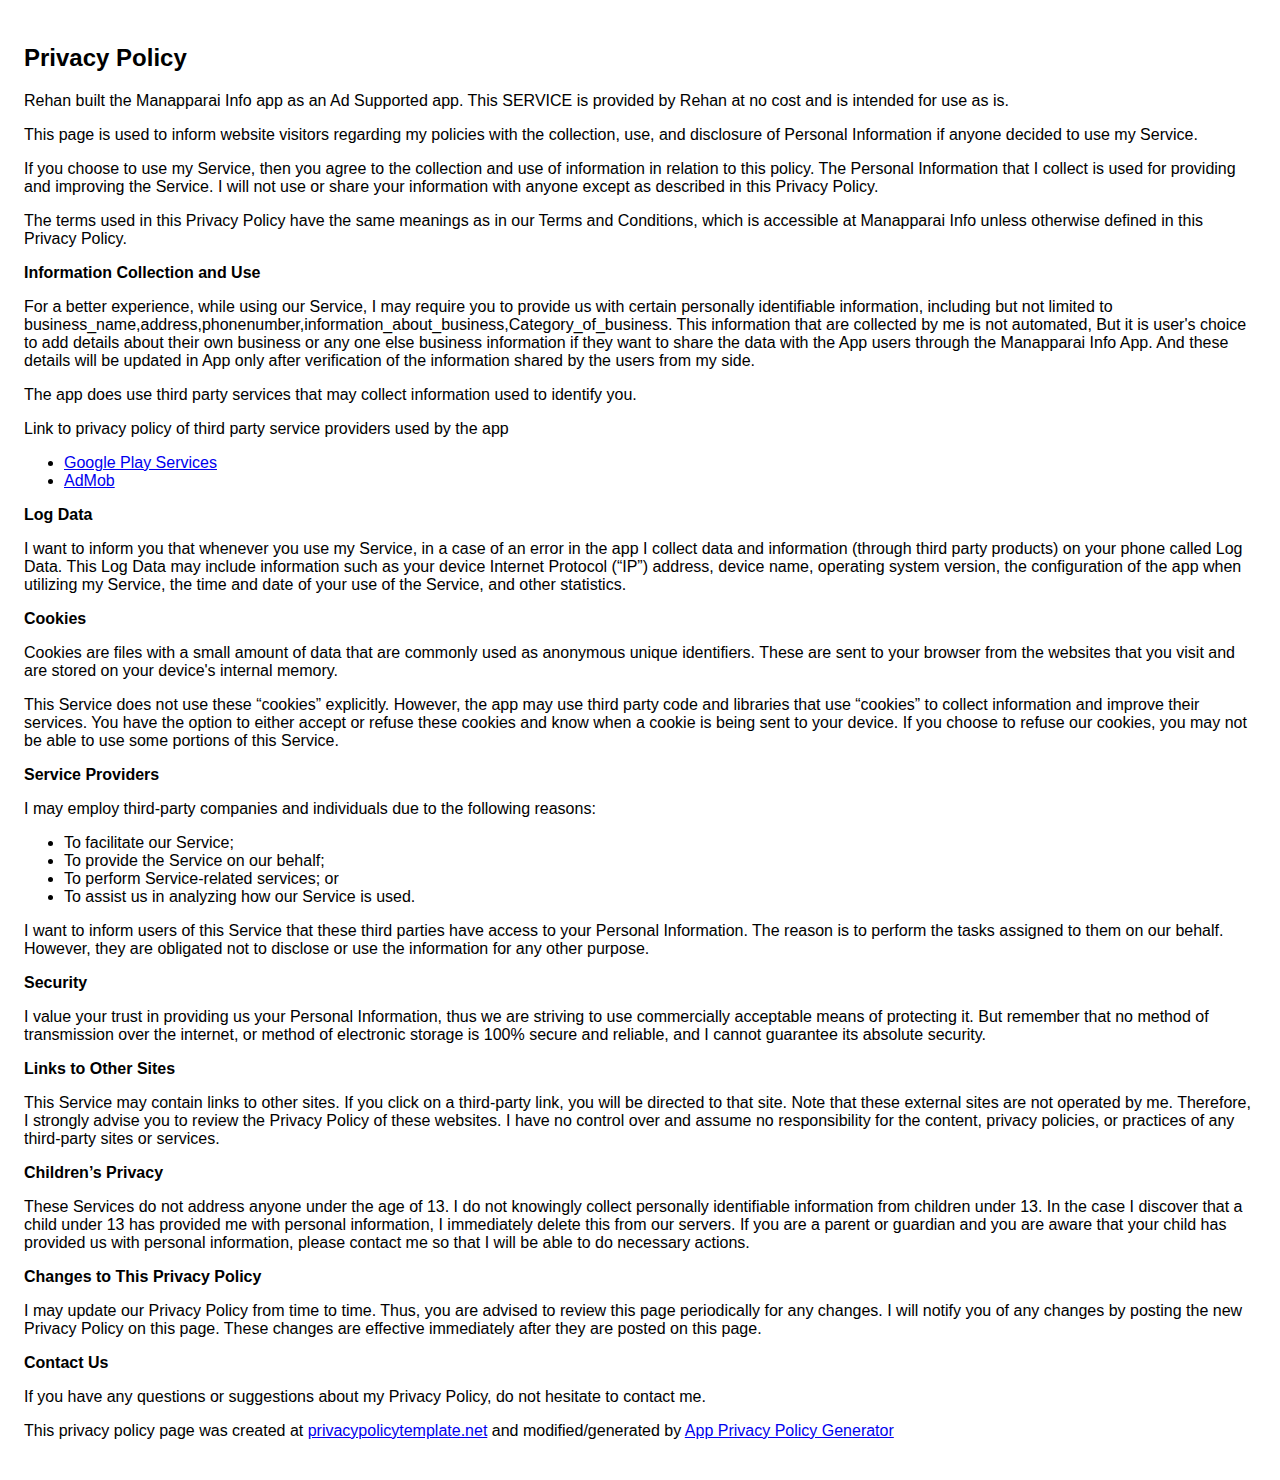
<file: privacy_policy_android.html>
<!DOCTYPE html><html> <head> <meta charset="utf-8"> <meta name="viewport" content="width=device-width"> <title>Privacy Policy</title> <style>body{font-family: "Helvetica Neue", Helvetica, Arial, sans-serif; padding:1em;}</style></head> <body><h2>Privacy Policy</h2> <p> Rehan built the Manapparai Info app as an Ad Supported app. This SERVICE is provided by Rehan at no cost and is intended for use as is.
                  </p> <p>This page is used to inform website visitors regarding my policies with the collection, use, and
                    disclosure of Personal Information if anyone decided to use my Service.
                  </p> <p>If you choose to use my Service, then you agree to the collection and use of information in relation
                    to this policy. The Personal Information that I collect is used for providing and improving the
                    Service. I will not use or share your information with anyone except as described
                    in this Privacy Policy.
                  </p> <p>The terms used in this Privacy Policy have the same meanings as in our Terms and Conditions, which is accessible
                    at Manapparai Info unless otherwise defined in this Privacy Policy.
                  </p> <p><strong>Information Collection and Use</strong></p> <p>For a better experience, while using our Service, I may require you to provide us with certain
                    personally identifiable information, including but not limited to business_name,address,phonenumber,information_about_business,Category_of_business. 
                    This information that are collected by me is not automated, But it is user's choice to add details about their own business or any one else
                    business information if they want to share the data with the App users through the Manapparai Info App. And these details will be updated in App only after verification
                    of the information shared by the users from my side.
                  </p> <p>The app does use third party services that may collect information used to identify you.</p> <div><p>Link to privacy policy of third party service providers used by the app</p> <ul><li><a href="https://www.google.com/policies/privacy/" target="_blank">Google Play Services</a></li> <li><a href="https://support.google.com/admob/answer/6128543?hl=en" target="_blank">AdMob</a></li> <!----> <!----> <!----> <!----></ul></div> <p><strong>Log Data</strong></p> <p> I want to inform you that whenever you use my Service, in a case of an
                    error in the app I collect data and information (through third party products) on your phone
                    called Log Data. This Log Data may include information such as your device Internet Protocol (“IP”) address,
                    device name, operating system version, the configuration of the app when utilizing my Service,
                    the time and date of your use of the Service, and other statistics.
                  </p> <p><strong>Cookies</strong></p> <p>Cookies are files with a small amount of data that are commonly used as anonymous unique identifiers. These
                    are sent to your browser from the websites that you visit and are stored on your device's internal memory.
                  </p> <p>This Service does not use these “cookies” explicitly. However, the app may use third party code and libraries
                    that use “cookies” to collect information and improve their services. You have the option to either
                    accept or refuse these cookies and know when a cookie is being sent to your device. If you choose to
                    refuse our cookies, you may not be able to use some portions of this Service.
                  </p> <p><strong>Service Providers</strong></p> <p> I may employ third-party companies and individuals due to the following reasons:</p> <ul><li>To facilitate our Service;</li> <li>To provide the Service on our behalf;</li> <li>To perform Service-related services; or</li> <li>To assist us in analyzing how our Service is used.</li></ul> <p> I want to inform users of this Service that these third parties have access to your
                    Personal Information. The reason is to perform the tasks assigned to them on our behalf. However, they
                    are obligated not to disclose or use the information for any other purpose.
                  </p> <p><strong>Security</strong></p> <p> I value your trust in providing us your Personal Information, thus we are striving
                    to use commercially acceptable means of protecting it. But remember that no method of transmission over
                    the internet, or method of electronic storage is 100% secure and reliable, and I cannot guarantee
                    its absolute security.
                  </p> <p><strong>Links to Other Sites</strong></p> <p>This Service may contain links to other sites. If you click on a third-party link, you will be directed
                    to that site. Note that these external sites are not operated by me. Therefore, I strongly
                    advise you to review the Privacy Policy of these websites. I have no control over
                    and assume no responsibility for the content, privacy policies, or practices of any third-party sites
                    or services.
                  </p> <p><strong>Children’s Privacy</strong></p> <p>These Services do not address anyone under the age of 13. I do not knowingly collect
                    personally identifiable information from children under 13. In the case I discover that a child
                    under 13 has provided me with personal information, I immediately delete this from
                    our servers. If you are a parent or guardian and you are aware that your child has provided us with personal
                    information, please contact me so that I will be able to do necessary actions.
                  </p> <p><strong>Changes to This Privacy Policy</strong></p> <p> I may update our Privacy Policy from time to time. Thus, you are advised to review
                    this page periodically for any changes. I will notify you of any changes by posting
                    the new Privacy Policy on this page. These changes are effective immediately after they are posted on
                    this page.
                  </p> <p><strong>Contact Us</strong></p> <p>If you have any questions or suggestions about my Privacy Policy, do not hesitate to contact
                    me.
                  </p> <p>This privacy policy page was created at <a href="https://privacypolicytemplate.net" target="_blank">privacypolicytemplate.net</a>                    and modified/generated by <a href="https://app-privacy-policy-generator.firebaseapp.com/" target="_blank">App Privacy Policy Generator</a></p></body></html>
</file>
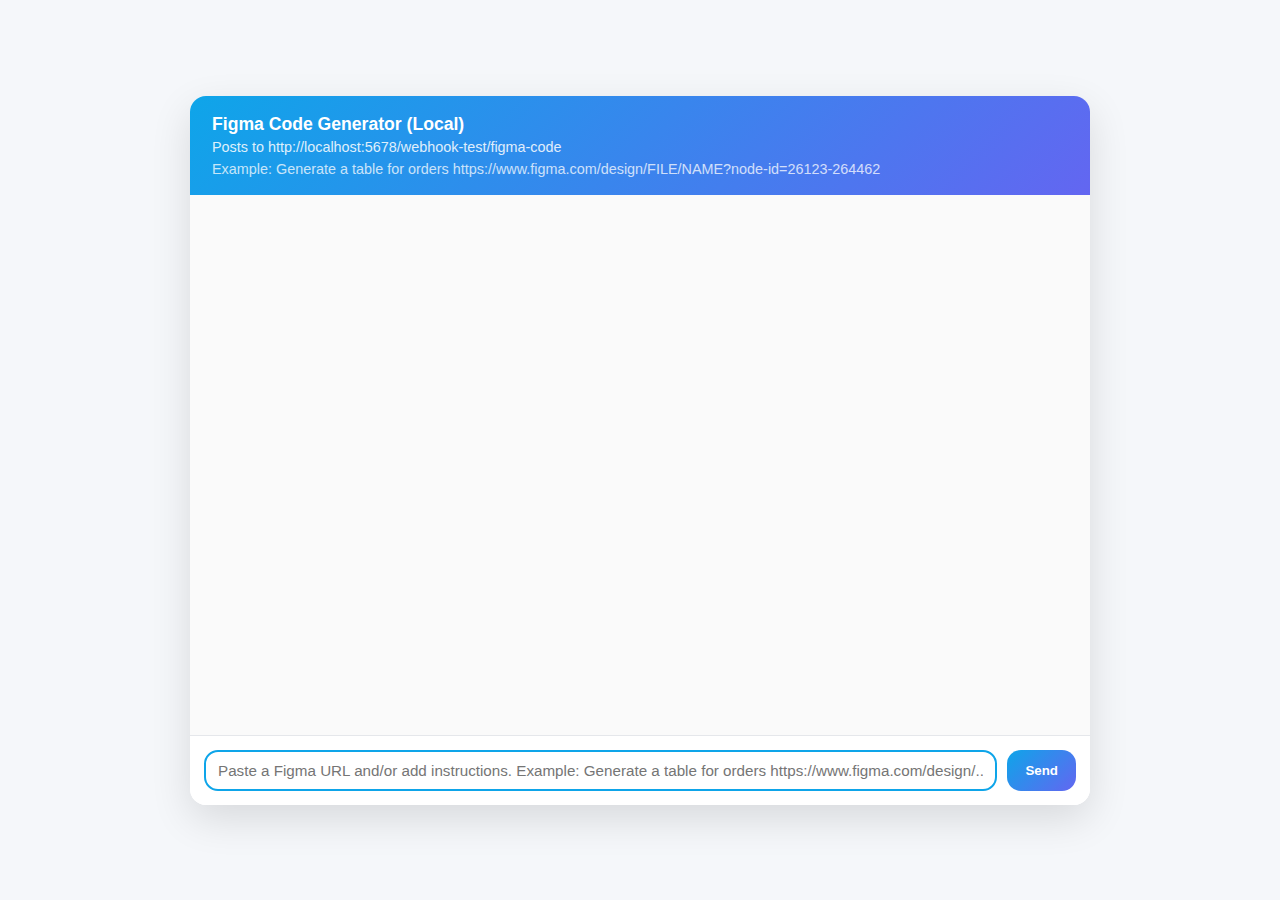
<file: ai/chat-figma-code-local.html>
<!DOCTYPE html>
<html lang="en">
<head>
  <meta charset="UTF-8" />
  <meta name="viewport" content="width=device-width, initial-scale=1.0" />
  <title>Figma Code Generator - Local</title>
  <style>
    * { margin: 0; padding: 0; box-sizing: border-box; }
    body { font-family: 'Segoe UI', Tahoma, Geneva, Verdana, sans-serif; background: #f5f7fa; min-height: 100vh; display: flex; align-items: center; justify-content: center; }
    .chat-container { width: 92%; max-width: 900px; background: white; border-radius: 16px; box-shadow: 0 14px 40px rgba(0,0,0,0.12); overflow: hidden; display: flex; flex-direction: column; }
    .chat-header { background: linear-gradient(135deg, #0ea5e9 0%, #6366f1 100%); color: white; padding: 18px 22px; }
    .chat-header h1 { font-size: 1.1rem; }
    .chat-messages { padding: 18px; height: 60vh; overflow: auto; background: #fafafa; display: flex; flex-direction: column; gap: 12px; }
    .message { max-width: 85%; padding: 12px 14px; border-radius: 16px; }
    .message.user { align-self: flex-end; background: #0ea5e9; color: #fff; border-bottom-right-radius: 6px; }
    .message.ai { align-self: flex-start; background: #fff; color: #222; border: 1px solid #e5e7eb; border-bottom-left-radius: 6px; box-shadow: 0 2px 6px rgba(0,0,0,0.06); }
    .message .timestamp { font-size: 0.75em; opacity: 0.65; margin-top: 6px; }
  /* Loading indicator */
  .typing { align-self: flex-start; background: #fff; color: #222; border: 1px solid #e5e7eb; border-bottom-left-radius: 6px; box-shadow: 0 2px 6px rgba(0,0,0,0.06); }
  .typing-bubble { display: inline-flex; gap: 6px; align-items: center; }
  .typing-dot { width: 8px; height: 8px; background: #0ea5e9; border-radius: 50%; animation: typing 1.2s infinite ease-in-out; }
  .typing-dot:nth-child(2) { animation-delay: 0.15s; }
  .typing-dot:nth-child(3) { animation-delay: 0.3s; }
  @keyframes typing { 0%, 60%, 100% { transform: translateY(0); } 30% { transform: translateY(-8px); } }
  .inputs { display: grid; grid-template-columns: 1fr auto; gap: 10px; padding: 14px; background: #fff; border-top: 1px solid #e5e7eb; }
  .text-input { padding: 10px 12px; border: 2px solid #e5e7eb; border-radius: 14px; font-size: 0.95rem; outline: none; }
  .text-input:focus { border-color: #0ea5e9; }
    .send { background: linear-gradient(135deg, #0ea5e9 0%, #6366f1 100%); color: white; border: none; padding: 0 18px; border-radius: 14px; cursor: pointer; font-weight: 600; }
    .send:disabled { opacity: 0.6; cursor: not-allowed; }
    pre { background: #0f172a; color: #e2e8f0; padding: 12px 14px; border-radius: 10px; overflow: auto; font-family: ui-monospace, SFMono-Regular, Menlo, Monaco, Consolas, 'Liberation Mono', 'Courier New', monospace; font-size: 0.9em; line-height: 1.45; border: 1px solid #0b1220; }
    code { background: #eef2f7; padding: 2px 6px; border-radius: 6px; }
    pre code { background: transparent; padding: 0; }
    @media (max-width: 840px) { .inputs { grid-template-columns: 1fr; } }
  </style>
  </head>
  <body>
    <div class="chat-container">
      <div class="chat-header">
        <h1>Figma Code Generator (Local)</h1>
  <div style="opacity:0.85;font-size:0.9rem;margin-top:4px;">Posts to http://localhost:5678/webhook-test/figma-code</div>
  <div style="opacity:0.75;font-size:0.9rem;margin-top:6px;">Example: Generate a table for orders https://www.figma.com/design/FILE/NAME?node-id=26123-264462</div>
      </div>
      <div id="messages" class="chat-messages"></div>
      <div class="inputs">
  <input id="chatInput" class="text-input" placeholder="Paste a Figma URL and/or add instructions. Example: Generate a table for orders https://www.figma.com/design/...?...node-id=26123-264462" maxlength="600" />
        <button id="send" class="send" onclick="send()">Send</button>
      </div>
    </div>

    <script>
  const URL_ENDPOINT = 'http://localhost:5678/webhook-test/figma-code';
  // Increase or disable timeout: set to 0 to disable client timeout entirely
  const TIMEOUT_MS = 120000; // 2 minutes
      const messages = document.getElementById('messages');
      const chatInput = document.getElementById('chatInput');
      const sendBtn = document.getElementById('send');

      window.addEventListener('load', () => chatInput.focus());
      document.addEventListener('keypress', (e) => {
        if (e.key === 'Enter' && document.activeElement === chatInput && !sendBtn.disabled) send();
      });

  // Optionally react to paste/input (informational only)
  chatInput.addEventListener('paste', () => {/* URL extraction happens at send time */});
  chatInput.addEventListener('input', () => {/* URL extraction happens at send time */});

      function addMessage(type, content) {
        const div = document.createElement('div');
        div.className = 'message ' + type;
        const ts = new Date().toLocaleTimeString([], { hour: '2-digit', minute: '2-digit' });
        div.innerHTML = `<div>${render(content)}</div><div class="timestamp">${ts}</div>`;
        messages.appendChild(div);
        messages.scrollTop = messages.scrollHeight;
      }

      function showTyping() {
        if (document.getElementById('typingIndicator')) return;
        const div = document.createElement('div');
        div.className = 'message typing';
        div.id = 'typingIndicator';
        div.innerHTML = `<div class="typing-bubble"><span class="typing-dot"></span><span class="typing-dot"></span><span class="typing-dot"></span></div>`;
        messages.appendChild(div);
        messages.scrollTop = messages.scrollHeight;
      }

      function hideTyping() {
        const el = document.getElementById('typingIndicator');
        if (el) el.remove();
      }

      function render(text) {
        if (!text) return '';
        // fenced code blocks
        let idx = 0, blocks = []; let t = ('' + text).replace(/\r\n/g, '\n');
        t = t.replace(/```([\w-]+)?\n([\s\S]*?)```/g, (m, lang, code) => {
          const id = `__CB_${idx++}__`;
          blocks.push({ id, html: `<pre><code${lang?` class=\"language-${lang}\"`:''}>${escapeHtml(code)}</code></pre>` });
          return id;
        });
        t = escapeHtml(t);
        t = t.replace(/`([^`]+)`/g, (m, c) => `<code>${c}</code>`)
             .replace(/\*\*(.+?)\*\*/g, '<strong>$1</strong>')
             .replace(/\*(.+?)\*/g, '<em>$1</em>')
             .replace(/^• (.*)$/gim, '&bull; $1')
             .replace(/\n/g, '<br>');
        for (const b of blocks) t = t.replace(b.id, b.html);
        return t;
      }

      function escapeHtml(s){
        return (s||'').replace(/[&<>"']/g, ch => ({'&':'&amp;','<':'&lt;','>':'&gt;','"':'&quot;','\'':'&#39;'}[ch]));
      }

      async function send() {
        const raw = chatInput.value.trim();
        const parsed = parseChatAndNode(raw);
        // If no URL and empty text, do nothing
        if (!parsed.text) return;
        sendBtn.disabled = true;
        addMessage('user', parsed.nodeId ? parsed.text + `\n(figma_node_id: ${parsed.nodeId})` : parsed.text);
        try {
          showTyping();
          const controller = new AbortController();
          let abortedByTimeout = false;
          let timeoutId = null;
          if (TIMEOUT_MS > 0) {
            timeoutId = setTimeout(() => { abortedByTimeout = true; controller.abort(); }, TIMEOUT_MS);
          }
          const payload = { chatInput: parsed.text };
          if (parsed.nodeId) payload.figma_node_id = parsed.nodeId;
          const res = await fetch(URL_ENDPOINT, {
            method: 'POST',
            headers: { 'Content-Type': 'application/json' },
            body: JSON.stringify(payload),
            signal: controller.signal,
          });
          hideTyping();
          if (!res.ok) {
            let errText = '';
            try { errText = (await res.text()).slice(0, 300); } catch {}
            throw new Error(`HTTP ${res.status} ${res.statusText}${errText ? ` - ${errText}` : ''}`);
          }
          const rawText = await res.text();
          let out = rawText;
          try {
            const j = JSON.parse(rawText);
            out = j.output || j.response || j.message || JSON.stringify(j, null, 2);
          } catch {}
          addMessage('ai', out);
          // success: clear input
          chatInput.value = '';
        } catch (e) {
          hideTyping();
          let msg = String(e && e.message || e);
          // Timeout / Abort handling
          if (e && e.name === 'AbortError' && abortedByTimeout) {
            const secs = Math.round((TIMEOUT_MS || 0) / 1000);
            msg = `⏰ Client timed out after ${secs}s. The server may still be processing.`;
          } else if (/failed to fetch|networkerror|load failed/i.test(msg)) {
            msg = '🌐 Network error. Unable to reach http://localhost:5678. Ensure n8n is running and check CORS.';
          }
          addMessage('ai', `❌ ${msg}\n\nTips:\n• Start n8n and activate the workflow\n• Verify URL: http://localhost:5678/webhook-test/figma-code\n• Keep this page served over http:// (not file://) to avoid CORS issues\n• Increase TIMEOUT_MS (currently ${TIMEOUT_MS}ms) or set 0 to disable\n• Try again after a few seconds`);
        } finally {
          sendBtn.disabled = false;
          chatInput.focus();
          try { if (timeoutId) clearTimeout(timeoutId); } catch {}
        }
      }

      function parseChatAndNode(value) {
        const valueStr = value || '';
        const url = findFirstFigmaUrl(valueStr);
        const nodeId = url ? extractFigmaNodeIdFromText(url) : null;
        // Remove the found URL from the text to get the prompt
        let text = valueStr;
        if (url) {
          text = text.replace(url, '').trim();
          if (!text) text = 'Generate code';
        }
        return { text, nodeId };
      }

      function findFirstFigmaUrl(text) {
        if (!text) return null;
        const m = text.match(/https?:\/\/(?:www\.)?figma\.com\/[\w\-/.?=#%:&]+/i);
        return m ? m[0] : null;
      }

      function extractFigmaNodeIdFromText(text) {
        if (!text) return null;
        try {
          // Find first figma URL in the text
          const match = text.match(/https?:\/\/(?:www\.)?figma\.com\/[\w\-/.?=#%:&]+/i);
          const urlStr = match ? match[0] : (text.startsWith('http') ? text : null);
          if (!urlStr) return null;
          const url = new URL(urlStr);
          // Helper to read node-id from a query-like string
          const getNodeFrom = (q) => {
            if (!q) return null;
            const s = q.startsWith('?') || q.startsWith('#') ? q.slice(1) : q;
            const params = new URLSearchParams(s);
            let id = params.get('node-id') || params.get('node_id');
            if (!id) return null;
            id = decodeURIComponent(id);
            if (!id.includes(':')) {
              // Convert first hyphen to colon if needed (e.g., 26123-264462 -> 26123:264462)
              const hy = id.indexOf('-');
              if (hy > 0) id = id.slice(0, hy) + ':' + id.slice(hy + 1);
            }
            return id;
          };
          return getNodeFrom(url.search) || getNodeFrom(url.hash);
        } catch { return null; }
      }
    </script>
  </body>
  </html>
</file>
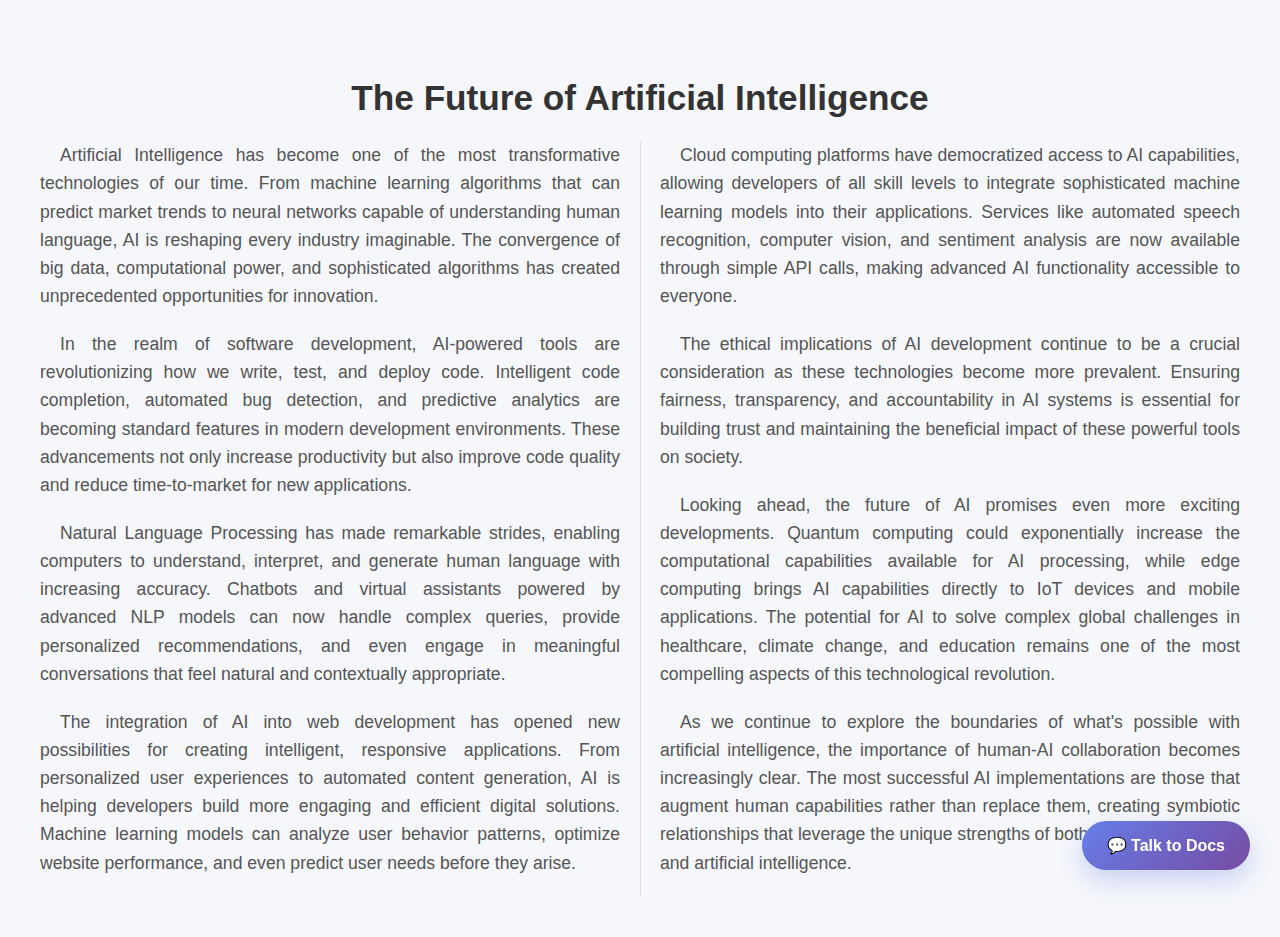
<file: ai/chat-rehanhanar-render.html>
<!DOCTYPE html>
<html lang="en">
<head>
    <meta charset="UTF-8">
    <meta name="viewport" content="width=device-width, initial-scale=1.0">
    <title>Rehan Hanar Portfolio - AI Chat</title>
    <style>
        * {
            margin: 0;
            padding: 0;
            box-sizing: border-box;
        }

        body {
            font-family: 'Segoe UI', Tahoma, Geneva, Verdana, sans-serif;
            background: #f5f7fa;
            min-height: 100vh;
            position: relative;
            padding: 40px 20px;
            line-height: 1.6;
            color: #555;
        }

        /* Background text content */
        .background-text {
            max-width: 1200px;
            margin: 0 auto;
            font-size: 1.1em;
            text-align: justify;
            columns: 2;
            column-gap: 40px;
            column-rule: 1px solid #e0e0e0;
        }

        @media (max-width: 768px) {
            .background-text {
                columns: 1;
                font-size: 1em;
                padding: 20px;
            }
        }

        .background-text h2 {
            color: #333;
            margin: 30px 0 15px 0;
            column-span: all;
            text-align: center;
            font-size: 2em;
        }

        .background-text p {
            margin-bottom: 20px;
            text-indent: 20px;
        }

        /* Talk to Docs Button */
        .talk-to-docs-btn {
            position: fixed;
            bottom: 30px;
            right: 30px;
            background: linear-gradient(135deg, #667eea 0%, #764ba2 100%);
            color: white;
            border: none;
            border-radius: 50px;
            padding: 15px 25px;
            font-size: 1em;
            font-weight: 600;
            cursor: pointer;
            box-shadow: 0 10px 25px rgba(102, 126, 234, 0.3);
            transition: all 0.3s ease;
            z-index: 1000;
            display: flex;
            align-items: center;
            gap: 10px;
        }

        .talk-to-docs-btn:hover {
            transform: translateY(-3px);
            box-shadow: 0 15px 35px rgba(102, 126, 234, 0.4);
        }

        .talk-to-docs-btn:active {
            transform: translateY(-1px);
        }

        /* Chat Widget Container */
        .chat-widget {
            position: fixed;
            z-index: 1001;
            background: white;
            border-radius: 20px;
            box-shadow: 0 20px 60px rgba(0, 0, 0, 0.15);
            display: none;
            flex-direction: column;
            overflow: hidden;
            transition: all 0.3s ease;
        }

        /* Responsive positioning */
        @media (min-width: 1200px) {
            /* Big screen - bottom right */
            .chat-widget {
                bottom: 30px;
                right: 30px;
                width: 400px;
                height: 600px;
            }
        }

        @media (min-width: 768px) and (max-width: 1199px) {
            /* Medium screen - bottom half */
            .chat-widget {
                bottom: 0;
                left: 0;
                right: 0;
                width: 100%;
                height: 50vh;
                border-radius: 20px 20px 0 0;
            }
        }

        @media (max-width: 767px) {
            /* Small screen - full screen */
            .chat-widget {
                top: 0;
                left: 0;
                right: 0;
                bottom: 0;
                width: 100%;
                height: 100%;
                border-radius: 0;
            }
            
            .talk-to-docs-btn {
                bottom: 20px;
                right: 20px;
                padding: 12px 20px;
                font-size: 0.9em;
            }
        }

        .chat-widget.show {
            display: flex;
            animation: slideUp 0.3s ease-out;
        }

        @keyframes slideUp {
            from {
                opacity: 0;
                transform: translateY(20px);
            }
            to {
                opacity: 1;
                transform: translateY(0);
            }
        }

        .chat-header {
            background: linear-gradient(135deg, #667eea 0%, #764ba2 100%);
            color: white;
            padding: 20px;
            display: flex;
            justify-content: space-between;
            align-items: center;
            font-size: 1.1em;
            font-weight: 600;
        }

        .chat-header-content {
            flex: 1;
        }

        .chat-header-title {
            font-size: 1.1em;
            margin-bottom: 2px;
        }

        .chat-header-subtitle {
            font-size: 0.75em;
            opacity: 0.9;
        }

        .close-btn {
            background: rgba(255, 255, 255, 0.2);
            border: none;
            color: white;
            width: 32px;
            height: 32px;
            border-radius: 50%;
            cursor: pointer;
            display: flex;
            align-items: center;
            justify-content: center;
            font-size: 1.2em;
            transition: background 0.2s ease;
        }

        .close-btn:hover {
            background: rgba(255, 255, 255, 0.3);
        }

        .chat-messages {
            flex: 1;
            overflow-y: auto;
            padding: 20px;
            display: flex;
            flex-direction: column;
            gap: 15px;
            background: #f8f9fa;
        }

        .message {
            max-width: 80%;
            padding: 12px 16px;
            border-radius: 18px;
            word-wrap: break-word;
            animation: fadeIn 0.3s ease-in;
        }

        .message.user {
            background: linear-gradient(135deg, #667eea 0%, #764ba2 100%);
            color: white;
            align-self: flex-end;
            border-bottom-right-radius: 5px;
        }

        .message.ai {
            background: white;
            color: #333;
            align-self: flex-start;
            border: 1px solid #e9ecef;
            border-bottom-left-radius: 5px;
            box-shadow: 0 2px 8px rgba(0, 0, 0, 0.1);
        }

        .message .timestamp {
            font-size: 0.75em;
            opacity: 0.7;
            margin-top: 5px;
        }

        .typing-indicator {
            align-self: flex-start;
            background: white;
            border: 1px solid #e9ecef;
            border-radius: 18px;
            border-bottom-left-radius: 5px;
            padding: 12px 16px;
            box-shadow: 0 2px 8px rgba(0, 0, 0, 0.1);
        }

        .typing-dots {
            display: flex;
            gap: 4px;
        }

        .typing-dots span {
            width: 8px;
            height: 8px;
            background: #667eea;
            border-radius: 50%;
            animation: typing 1.4s infinite ease-in-out;
        }

        .typing-dots span:nth-child(2) {
            animation-delay: 0.2s;
        }

        .typing-dots span:nth-child(3) {
            animation-delay: 0.4s;
        }

        .chat-input-container {
            padding: 20px;
            background: white;
            border-top: 1px solid #e9ecef;
            display: flex;
            gap: 10px;
            align-items: center;
        }

        .chat-input {
            flex: 1;
            padding: 12px 16px;
            border: 2px solid #e9ecef;
            border-radius: 25px;
            outline: none;
            font-size: 1em;
            transition: border-color 0.3s ease;
        }

        .chat-input:focus {
            border-color: #667eea;
        }

        .chat-input:disabled {
            background: #f8f9fa;
            cursor: not-allowed;
        }

        .send-button {
            background: linear-gradient(135deg, #667eea 0%, #764ba2 100%);
            color: white;
            border: none;
            width: 45px;
            height: 45px;
            border-radius: 50%;
            cursor: pointer;
            display: flex;
            align-items: center;
            justify-content: center;
            transition: transform 0.2s ease, opacity 0.3s ease;
            font-size: 1.1em;
        }

        .send-button:hover:not(:disabled) {
            transform: scale(1.05);
        }

        .send-button:disabled {
            opacity: 0.5;
            cursor: not-allowed;
            transform: none;
        }

        .status-bar {
            padding: 8px 20px;
            background: #f8f9fa;
            border-top: 1px solid #e9ecef;
            font-size: 0.8em;
            color: #666;
            text-align: center;
        }

        .status-bar.online {
            color: #28a745;
        }

        .status-bar.error {
            color: #dc3545;
        }

        .status-bar.loading {
            color: #007bff;
        }

        .clear-chat {
            background: none;
            border: 1px solid #dc3545;
            color: #dc3545;
            padding: 6px 12px;
            border-radius: 15px;
            cursor: pointer;
            font-size: 0.8em;
            transition: all 0.3s ease;
        }

        .clear-chat:hover {
            background: #dc3545;
            color: white;
        }

        .cloud-indicator {
            background: none;
            border: 1px solid #28a745;
            color: #28a745;
            padding: 6px 12px;
            border-radius: 15px;
            font-size: 0.8em;
            cursor: default;
        }

        @keyframes fadeIn {
            from {
                opacity: 0;
                transform: translateY(10px);
            }
            to {
                opacity: 1;
                transform: translateY(0);
            }
        }

        @keyframes typing {
            0%, 60%, 100% {
                transform: translateY(0);
            }
            30% {
                transform: translateY(-10px);
            }
        }

        /* Scrollbar styling */
        .chat-messages::-webkit-scrollbar {
            width: 6px;
        }

        .chat-messages::-webkit-scrollbar-track {
            background: #f1f1f1;
            border-radius: 10px;
        }

        .chat-messages::-webkit-scrollbar-thumb {
            background: #c1c1c1;
            border-radius: 10px;
        }

        .chat-messages::-webkit-scrollbar-thumb:hover {
            background: #a8a8a8;
        }

        /* Overlay for mobile */
        .chat-overlay {
            position: fixed;
            top: 0;
            left: 0;
            right: 0;
            bottom: 0;
            background: rgba(0, 0, 0, 0.5);
            z-index: 1000;
            display: none;
        }

        @media (max-width: 767px) {
            .chat-overlay.show {
                display: block;
            }
        }
    </style>
</head>
<body>
    <!-- Background content -->
    <div class="background-text">
        <h2>The Future of Artificial Intelligence</h2>
        
        <p>Artificial Intelligence has become one of the most transformative technologies of our time. From machine learning algorithms that can predict market trends to neural networks capable of understanding human language, AI is reshaping every industry imaginable. The convergence of big data, computational power, and sophisticated algorithms has created unprecedented opportunities for innovation.</p>

        <p>In the realm of software development, AI-powered tools are revolutionizing how we write, test, and deploy code. Intelligent code completion, automated bug detection, and predictive analytics are becoming standard features in modern development environments. These advancements not only increase productivity but also improve code quality and reduce time-to-market for new applications.</p>

        <p>Natural Language Processing has made remarkable strides, enabling computers to understand, interpret, and generate human language with increasing accuracy. Chatbots and virtual assistants powered by advanced NLP models can now handle complex queries, provide personalized recommendations, and even engage in meaningful conversations that feel natural and contextually appropriate.</p>

        <p>The integration of AI into web development has opened new possibilities for creating intelligent, responsive applications. From personalized user experiences to automated content generation, AI is helping developers build more engaging and efficient digital solutions. Machine learning models can analyze user behavior patterns, optimize website performance, and even predict user needs before they arise.</p>

        <p>Cloud computing platforms have democratized access to AI capabilities, allowing developers of all skill levels to integrate sophisticated machine learning models into their applications. Services like automated speech recognition, computer vision, and sentiment analysis are now available through simple API calls, making advanced AI functionality accessible to everyone.</p>

        <p>The ethical implications of AI development continue to be a crucial consideration as these technologies become more prevalent. Ensuring fairness, transparency, and accountability in AI systems is essential for building trust and maintaining the beneficial impact of these powerful tools on society.</p>

        <p>Looking ahead, the future of AI promises even more exciting developments. Quantum computing could exponentially increase the computational capabilities available for AI processing, while edge computing brings AI capabilities directly to IoT devices and mobile applications. The potential for AI to solve complex global challenges in healthcare, climate change, and education remains one of the most compelling aspects of this technological revolution.</p>

        <p>As we continue to explore the boundaries of what's possible with artificial intelligence, the importance of human-AI collaboration becomes increasingly clear. The most successful AI implementations are those that augment human capabilities rather than replace them, creating symbiotic relationships that leverage the unique strengths of both human intelligence and artificial intelligence.</p>
    </div>

    <!-- Talk to Docs Button -->
    <button class="talk-to-docs-btn" id="talkToDocsBtn" onclick="openChat()">
        💬 Talk to Docs
    </button>

    <!-- Chat Overlay (for mobile) -->
    <div class="chat-overlay" id="chatOverlay" onclick="closeChat()"></div>

    <!-- Chat Widget -->
    <div class="chat-widget" id="chatWidget">
        <div class="chat-header">
            <div class="chat-header-content">
                <div class="chat-header-title">🚀 Rehan AI Assistant</div>
                <div class="chat-header-subtitle">Powered by n8n on Render</div>
            </div>
            <button class="close-btn" onclick="closeChat()" title="Close chat">
                ✕
            </button>
        </div>
        
        <div class="chat-messages" id="chatMessages">
            <!-- Messages will be added here dynamically -->
        </div>
        
        <div class="chat-input-container">
            <button class="cloud-indicator" title="Connected to Render cloud">
                ☁️
            </button>
            <button class="clear-chat" onclick="clearChat()" title="Clear chat history">
                🗑️
            </button>
            <input 
                type="text" 
                class="chat-input" 
                id="chatInput" 
                placeholder="Ask about Rehan's experience, projects, or his unique last name story..."
                maxlength="500"
            >
            <button class="send-button" id="sendButton" onclick="sendMessage()">
                ➤
            </button>
        </div>
        
        <div class="status-bar" id="statusBar">
            Connected to Render cloud • Ready to chat
        </div>
    </div>
</head>
<body>

    <script>
        // Configuration - Using Render webhook URL
        const WEBHOOK_URL = 'https://n8n-jmlp.onrender.com/webhook/rehanhanar7.github.io';
        const STORAGE_KEY = 'rehan_render_chat_history';
        
        // DOM elements
        const chatWidget = document.getElementById('chatWidget');
        const chatOverlay = document.getElementById('chatOverlay');
        const talkToDocsBtn = document.getElementById('talkToDocsBtn');
        const chatMessages = document.getElementById('chatMessages');
        const chatInput = document.getElementById('chatInput');
        const sendButton = document.getElementById('sendButton');
        const statusBar = document.getElementById('statusBar');
        
        // State
        let isLoading = false;
        let isChatOpen = false;
        
        // Initialize
        window.addEventListener('load', () => {
            // Don't load chat history automatically - wait for user to open chat
        });
        
        // Open chat widget
        function openChat() {
            isChatOpen = true;
            talkToDocsBtn.style.display = 'none';
            chatWidget.classList.add('show');
            
            // Show overlay on mobile
            if (window.innerWidth <= 767) {
                chatOverlay.classList.add('show');
            }
            
            // Load chat history and initialize if first time
            loadChatHistory();
            if (chatMessages.children.length === 0) {
                addWelcomeMessage();
            }
            
            // Focus input after animation
            setTimeout(() => {
                chatInput.focus();
            }, 300);
        }
        
        // Close chat widget
        function closeChat() {
            isChatOpen = false;
            chatWidget.classList.remove('show');
            chatOverlay.classList.remove('show');
            
            // Clear chat session and show button again
            clearChatSession();
            
            setTimeout(() => {
                talkToDocsBtn.style.display = 'flex';
            }, 300);
        }
        
        // Clear chat session (called when closing)
        function clearChatSession() {
            chatMessages.innerHTML = '';
            sessionStorage.removeItem(STORAGE_KEY);
            isLoading = false;
            chatInput.disabled = false;
            sendButton.disabled = false;
            sendButton.innerHTML = '➤';
            statusBar.className = 'status-bar';
            statusBar.textContent = 'Connected to Render cloud • Ready to chat';
        }
        
        // Event listeners
        document.addEventListener('keypress', (e) => {
            if (e.key === 'Enter' && isChatOpen && !isLoading && document.activeElement === chatInput) {
                sendMessage();
            }
        });
        
        // Close chat with Escape key
        document.addEventListener('keydown', (e) => {
            if (e.key === 'Escape' && isChatOpen) {
                closeChat();
            }
        });
        
        // Add welcome message
        function addWelcomeMessage() {
            const welcomeMessage = {
                type: 'ai',
                content: `🚀 Welcome to Rehan Hanar's AI Assistant!

I'm connected to the cloud-hosted n8n AI agent on Render and have access to comprehensive information about Rehan. I can help you discover:

**🔍 Professional Experience:**
• His roles at CGI, GE Digital, and GE Aerospace
• Technical Project Management experience
• Mobile app development and cyber security work

**💼 Key Projects:**
• Pratigya, MTO, VIA RAIL (Canada Railway Booking)
• Flight Phase Analyzer for engine data
• BEASSTT & RM cyber security tools
• International projects (Egypt Post, USLBM, etc.)

**👨‍👩‍👧‍👦 Personal Story:**
• The fascinating story behind his last name "HANAR"
• Family background and origins
• Location and personal details

**⚡ Live Data:**
This chat is powered by real-time website content fetching with HTML optimization for efficient responses.

What would you like to know about Rehan?`,
                timestamp: new Date().toISOString()
            };
            
            displayMessage(welcomeMessage);
            saveChatHistory();
        }
        
        // Send message function
        async function sendMessage() {
            const message = chatInput.value.trim();
            if (!message || isLoading) return;
            
            // Disable input
            setLoading(true);
            
            // Add user message
            const userMessage = {
                type: 'user',
                content: message,
                timestamp: new Date().toISOString()
            };
            
            displayMessage(userMessage);
            chatInput.value = '';
            
            // Show typing indicator
            showTypingIndicator();
            
            try {
                // Make API request with longer timeout for cloud service
                const controller = new AbortController();
                const timeoutId = setTimeout(() => controller.abort(), 45000); // 45 second timeout
                
                const response = await fetch(WEBHOOK_URL, {
                    method: 'POST',
                    headers: {
                        'Content-Type': 'application/json',
                    },
                    body: JSON.stringify({
                        query: message,
                        chatInput: message
                    }),
                    signal: controller.signal
                });
                
                clearTimeout(timeoutId);
                
                // Remove typing indicator
                hideTypingIndicator();
                
                if (!response.ok) {
                    throw new Error(`HTTP ${response.status}: ${response.statusText}`);
                }
                
                const data = await response.text();
                let aiResponse;
                
                try {
                    // Try to parse JSON response
                    const jsonData = JSON.parse(data);
                    aiResponse = jsonData.output || jsonData.response || jsonData.message || JSON.stringify(jsonData, null, 2);
                } catch (e) {
                    // Use raw text if not JSON
                    aiResponse = data;
                }
                
                // Add AI response
                const aiMessage = {
                    type: 'ai',
                    content: aiResponse,
                    timestamp: new Date().toISOString()
                };
                
                displayMessage(aiMessage);
                updateStatus('online', '✅ Response from Render cloud');
                
            } catch (error) {
                console.error('Error:', error);
                hideTypingIndicator();
                
                let errorContent = `❌ Sorry, I encountered an error: ${error.message}`;
                
                if (error.name === 'AbortError') {
                    errorContent = `⏰ Request timed out after 45 seconds. The cloud service may be experiencing delays.`;
                }
                
                const errorMessage = {
                    type: 'ai',
                    content: `${errorContent}

🔧 **Troubleshooting tips:**
• Check your internet connection
• Verify the Render service is running: n8n-jmlp.onrender.com
• Cloud services may take longer to respond
• Try again in a few moments
• The n8n workflow might need to be activated`,
                    timestamp: new Date().toISOString()
                };
                
                displayMessage(errorMessage);
                updateStatus('error', `❌ Error: ${error.message}`);
            }
            
            // Re-enable input
            setLoading(false);
            saveChatHistory();
        }
        
        // Display message in chat
        function displayMessage(message) {
            const messageDiv = document.createElement('div');
            messageDiv.className = `message ${message.type}`;
            
            const timestamp = new Date(message.timestamp).toLocaleTimeString([], {
                hour: '2-digit',
                minute: '2-digit'
            });
            
            // Format content with basic markdown support
            let formattedContent = message.content
                .replace(/\*\*(.*?)\*\*/g, '<strong>$1</strong>')  // Bold
                .replace(/\*(.*?)\*/g, '<em>$1</em>')               // Italic
                .replace(/^• (.*$)/gim, '&bull; $1')               // Bullet points
                .replace(/\n/g, '<br>');                           // Line breaks
            
            messageDiv.innerHTML = `
                <div>${formattedContent}</div>
                <div class="timestamp">${timestamp}</div>
            `;
            
            chatMessages.appendChild(messageDiv);
            scrollToBottom();
        }
        
        // Show typing indicator
        function showTypingIndicator() {
            const typingDiv = document.createElement('div');
            typingDiv.className = 'typing-indicator';
            typingDiv.id = 'typingIndicator';
            typingDiv.innerHTML = `
                <div class="typing-dots">
                    <span></span>
                    <span></span>
                    <span></span>
                </div>
            `;
            
            chatMessages.appendChild(typingDiv);
            scrollToBottom();
        }
        
        // Hide typing indicator
        function hideTypingIndicator() {
            const typingIndicator = document.getElementById('typingIndicator');
            if (typingIndicator) {
                typingIndicator.remove();
            }
        }
        
        // Set loading state
        function setLoading(loading) {
            isLoading = loading;
            chatInput.disabled = loading;
            sendButton.disabled = loading;
            
            if (loading) {
                updateStatus('loading', '☁️ Connecting to Render cloud...');
                sendButton.innerHTML = '⏳';
            } else {
                sendButton.innerHTML = '➤';
                if (isChatOpen) {
                    chatInput.focus();
                }
            }
        }
        
        // Update status bar
        function updateStatus(type, message) {
            statusBar.className = `status-bar ${type}`;
            statusBar.textContent = message;
            
            // Reset to default after 5 seconds
            if (type !== 'loading') {
                setTimeout(() => {
                    statusBar.className = 'status-bar';
                    statusBar.textContent = 'Connected to Render cloud • Ready to chat';
                }, 5000);
            }
        }
        
        // Scroll to bottom
        function scrollToBottom() {
            chatMessages.scrollTop = chatMessages.scrollHeight;
        }
        
        // Save chat history to session storage
        function saveChatHistory() {
            const messages = Array.from(chatMessages.children)
                .filter(msg => !msg.id || msg.id !== 'typingIndicator')
                .map(msg => {
                    const isUser = msg.classList.contains('user');
                    const content = msg.querySelector('div:first-child').innerHTML
                        .replace(/<br>/g, '\n')
                        .replace(/<strong>(.*?)<\/strong>/g, '**$1**')
                        .replace(/<em>(.*?)<\/em>/g, '*$1*')
                        .replace(/&bull;/g, '•');
                    
                    return {
                        type: isUser ? 'user' : 'ai',
                        content: content,
                        timestamp: new Date().toISOString()
                    };
                });
            
            sessionStorage.setItem(STORAGE_KEY, JSON.stringify(messages));
        }
        
        // Load chat history from session storage
        function loadChatHistory() {
            const savedHistory = sessionStorage.getItem(STORAGE_KEY);
            if (savedHistory) {
                try {
                    const messages = JSON.parse(savedHistory);
                    messages.forEach(message => displayMessage(message));
                } catch (e) {
                    console.error('Error loading chat history:', e);
                }
            }
        }
        
        // Clear chat history (called by clear button)
        function clearChat() {
            if (confirm('Are you sure you want to clear the chat history?')) {
                chatMessages.innerHTML = '';
                sessionStorage.removeItem(STORAGE_KEY);
                addWelcomeMessage();
                saveChatHistory();
                updateStatus('online', '🗑️ Chat history cleared');
            }
        }
        
        // Handle window resize for responsive behavior
        window.addEventListener('resize', () => {
            if (isChatOpen) {
                if (window.innerWidth <= 767) {
                    chatOverlay.classList.add('show');
                } else {
                    chatOverlay.classList.remove('show');
                }
            }
        });
    </script>
</body>
</html>
</file>
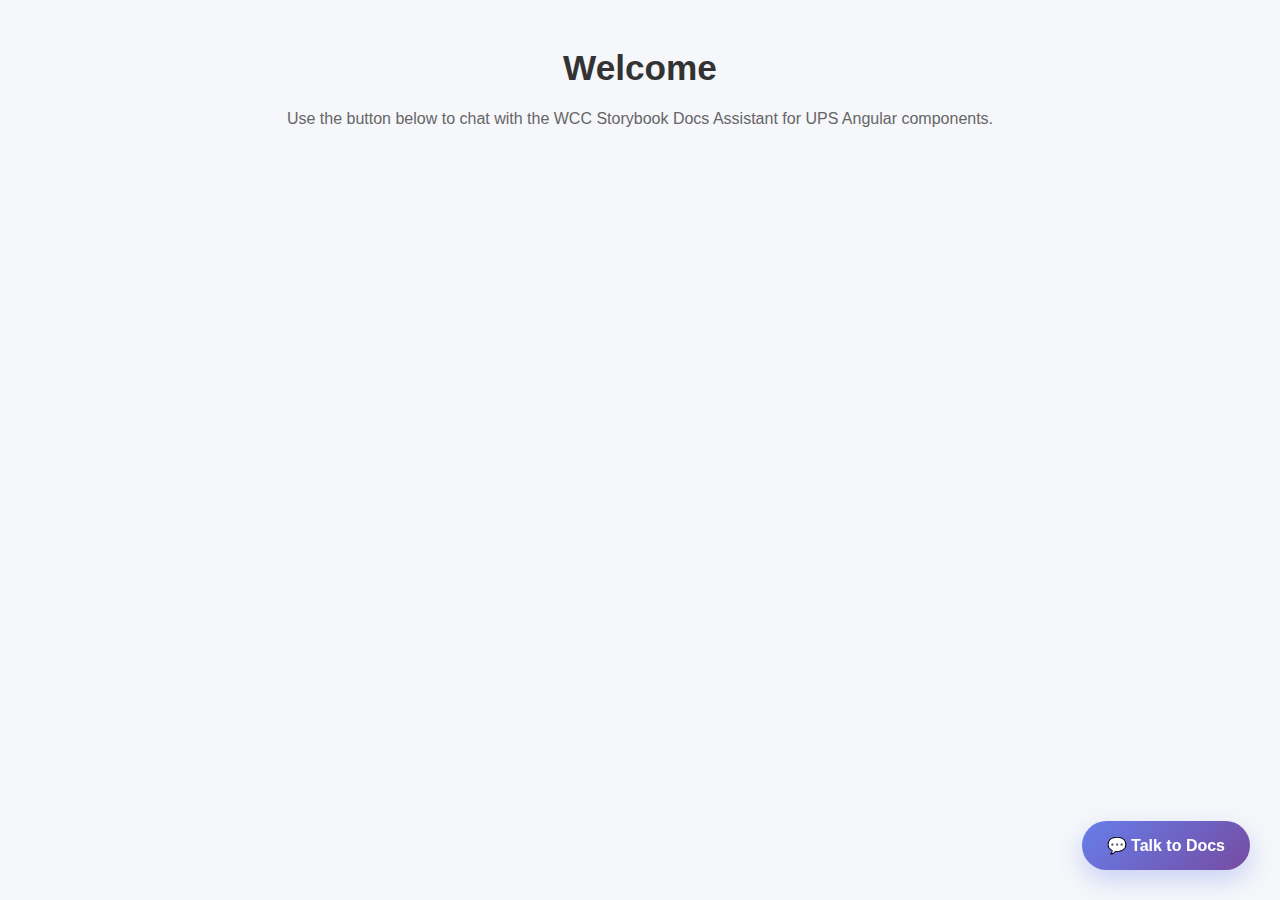
<file: ai/chat-wcc-docs-render.html>
<!DOCTYPE html>
<html lang="en">
<head>
  <meta charset="UTF-8" />
  <meta name="viewport" content="width=device-width, initial-scale=1.0" />
  <title>WCC Docs Chat - Render</title>
  <style>
    * { margin: 0; padding: 0; box-sizing: border-box; }

    body {
      font-family: 'Segoe UI', Tahoma, Geneva, Verdana, sans-serif;
      background: #f5f7fa;
      min-height: 100vh;
      position: relative;
      padding: 40px 20px;
      line-height: 1.6;
      color: #555;
    }

    /* Simple background */
    .background-simple {
      max-width: 900px;
      margin: 0 auto;
      text-align: center;
      color: #333;
    }
    .background-simple h2 { font-size: 2.2em; margin-bottom: 10px; }
    .background-simple p { color: #666; }

    /* Talk to Docs Button */
    .talk-to-docs-btn {
      position: fixed;
      bottom: 30px;
      right: 30px;
      background: linear-gradient(135deg, #667eea 0%, #764ba2 100%);
      color: white;
      border: none;
      border-radius: 50px;
      padding: 15px 25px;
      font-size: 1em;
      font-weight: 600;
      cursor: pointer;
      box-shadow: 0 10px 25px rgba(102, 126, 234, 0.3);
      transition: all 0.3s ease;
      z-index: 1000;
      display: flex;
      align-items: center;
      gap: 10px;
    }
    .talk-to-docs-btn:hover { transform: translateY(-3px); box-shadow: 0 15px 35px rgba(102, 126, 234, 0.4); }
    .talk-to-docs-btn:active { transform: translateY(-1px); }

    /* Chat Widget Container */
    .chat-widget {
      position: fixed;
      z-index: 1001;
      background: white;
      border-radius: 20px;
      box-shadow: 0 20px 60px rgba(0, 0, 0, 0.15);
      display: none;
      flex-direction: column;
      overflow: hidden;
      transition: all 0.3s ease;
    }

    /* Responsive positioning */
    @media (min-width: 1200px) {
      /* Big screen - bottom right */
      .chat-widget { bottom: 30px; right: 30px; width: 400px; height: 600px; }
    }
    @media (min-width: 768px) and (max-width: 1199px) {
      /* Medium screen - bottom half */
      .chat-widget { bottom: 0; left: 0; right: 0; width: 100%; height: 50vh; border-radius: 20px 20px 0 0; }
    }
    @media (max-width: 767px) {
      /* Small screen - full screen */
      .chat-widget { top: 0; left: 0; right: 0; bottom: 0; width: 100%; height: 100%; border-radius: 0; }
      .talk-to-docs-btn { bottom: 20px; right: 20px; padding: 12px 20px; font-size: 0.9em; }
    }

    .chat-widget.show { display: flex; animation: slideUp 0.3s ease-out; }
    @keyframes slideUp { from { opacity: 0; transform: translateY(20px); } to { opacity: 1; transform: translateY(0); } }

    .chat-header {
      background: linear-gradient(135deg, #667eea 0%, #764ba2 100%);
      color: white;
      padding: 20px;
      display: flex;
      justify-content: space-between;
      align-items: center;
      font-size: 1.1em;
      font-weight: 600;
      position: relative;
    }
    .chat-header-content { flex: 1; }
    .chat-header-title { font-size: 1.1em; margin-bottom: 2px; }
    .chat-header-subtitle { font-size: 0.75em; opacity: 0.9; }

    .expand-btn {
      position: absolute;
      top: 50%;
      right: 60px;
      transform: translateY(-50%);
      background: rgba(255, 255, 255, 0.2);
      border: none;
      border-radius: 8px;
      width: 32px;
      height: 32px;
      cursor: pointer;
      display: flex;
      align-items: center;
      justify-content: center;
      transition: all 0.3s ease;
      z-index: 1000;
    }

    .expand-btn:hover {
      background: rgba(255, 255, 255, 0.3);
      transform: translateY(-50%) scale(1.1);
    }

    .expand-btn svg {
      width: 16px;
      height: 16px;
      fill: white;
      transition: transform 0.3s ease;
    }

    .close-btn {
      background: rgba(255, 255, 255, 0.2);
      border: none;
      color: white;
      width: 32px; height: 32px;
      border-radius: 50%;
      cursor: pointer;
      display: flex; align-items: center; justify-content: center;
      font-size: 1.2em; transition: background 0.2s ease;
    }
    .close-btn:hover { background: rgba(255, 255, 255, 0.3); }

    .chat-messages {
      flex: 1;
      overflow-y: auto;
      padding: 20px;
      display: flex;
      flex-direction: column;
      gap: 15px;
      background: #f8f9fa;
    }
    .message { max-width: 80%; padding: 12px 16px; border-radius: 18px; word-wrap: break-word; animation: fadeIn 0.3s ease-in; }
    .message.user { background: linear-gradient(135deg, #667eea 0%, #764ba2 100%); color: white; align-self: flex-end; border-bottom-right-radius: 5px; }
    .message.ai { background: white; color: #333; align-self: flex-start; border: 1px solid #e9ecef; border-bottom-left-radius: 5px; box-shadow: 0 2px 8px rgba(0,0,0,0.1); }
    .message .timestamp { font-size: 0.75em; opacity: 0.7; margin-top: 5px; }

    /* Markdown/code styling */
    .code-block-container {
      position: relative;
      margin: 8px 0;
    }
    .message pre {
      background: #0f172a; /* dark blue-gray */
      color: #e2e8f0;
      padding: 12px 14px 12px 14px;
      border-radius: 10px;
      overflow: auto;
      font-family: ui-monospace, SFMono-Regular, Menlo, Monaco, Consolas, "Liberation Mono", "Courier New", monospace;
      font-size: 0.9em;
      line-height: 1.45;
      border: 1px solid #0b1220;
      margin: 0;
    }
    .copy-btn {
      position: absolute;
      top: 8px;
      right: 8px;
      background: rgba(255, 255, 255, 0.1);
      border: 1px solid rgba(255, 255, 255, 0.2);
      color: #e2e8f0;
      border-radius: 6px;
      padding: 6px 10px;
      font-size: 0.75em;
      cursor: pointer;
      transition: all 0.2s ease;
      font-family: ui-monospace, SFMono-Regular, Menlo, Monaco, Consolas, "Liberation Mono", "Courier New", monospace;
    }
    .copy-btn:hover {
      background: rgba(255, 255, 255, 0.2);
      border-color: rgba(255, 255, 255, 0.3);
    }
    .copy-btn.copied {
      background: #10b981;
      border-color: #10b981;
      color: white;
    }
    .message code {
      background: #f1f5f9; /* slate-100 */
      color: #0f172a;
      padding: 2px 6px;
      border-radius: 6px;
      font-family: ui-monospace, SFMono-Regular, Menlo, Monaco, Consolas, "Liberation Mono", "Courier New", monospace;
      font-size: 0.95em;
    }
    .message pre code { background: transparent; color: inherit; padding: 0; }

    .typing-indicator { align-self: flex-start; background: white; border: 1px solid #e9ecef; border-radius: 18px; border-bottom-left-radius: 5px; padding: 12px 16px; box-shadow: 0 2px 8px rgba(0,0,0,0.1); }
    .typing-dots { display: flex; gap: 4px; }
    .typing-dots span { width: 8px; height: 8px; background: #667eea; border-radius: 50%; animation: typing 1.4s infinite ease-in-out; }
    .typing-dots span:nth-child(2) { animation-delay: 0.2s; }
    .typing-dots span:nth-child(3) { animation-delay: 0.4s; }
    @keyframes typing { 0%, 60%, 100% { transform: translateY(0); } 30% { transform: translateY(-10px); } }

    .chat-input-container {
      padding: 20px; background: white; border-top: 1px solid #e9ecef; display: flex; flex-direction: column; gap: 15px;
    }
    .password-container {
      display: flex; gap: 10px; align-items: center;
    }
    .main-input-container {
      display: flex; gap: 10px; align-items: center;
    }
    .chat-input { flex: 1; padding: 12px 16px; border: 2px solid #e9ecef; border-radius: 25px; outline: none; font-size: 1em; transition: border-color 0.3s ease; }
    .chat-input:focus { border-color: #667eea; }
    .chat-input:disabled { background: #f8f9fa; cursor: not-allowed; }
    .password-input { 
      flex: 1; padding: 8px 12px; border: 2px solid #e9ecef; border-radius: 20px; outline: none; font-size: 0.9em; 
      transition: border-color 0.3s ease; background: #f8f9fa;
    }
    .password-input:focus { border-color: #667eea; }
    .password-label { font-size: 0.85em; color: #666; font-weight: 500; min-width: 60px; }
    .password-toggle { 
      background: none; border: none; color: #666; cursor: pointer; font-size: 0.85em; 
      padding: 4px 8px; border-radius: 12px; transition: background 0.2s ease;
    }
    .password-toggle:hover { background: #f0f0f0; }
    .framework-container {
      display: flex; gap: 10px; align-items: center;
    }
    .framework-select {
      flex: 1; padding: 8px 12px; border: 2px solid #e9ecef; border-radius: 20px; outline: none; font-size: 0.9em;
      transition: border-color 0.3s ease; background: #f8f9fa; cursor: pointer;
    }
    .framework-select:focus { border-color: #667eea; }
    .framework-label { font-size: 0.85em; color: #666; font-weight: 500; min-width: 80px; }

    .send-button {
      background: linear-gradient(135deg, #667eea 0%, #764ba2 100%);
      color: white; border: none; width: 45px; height: 45px; border-radius: 50%; cursor: pointer;
      display: flex; align-items: center; justify-content: center; transition: transform 0.2s ease, opacity 0.3s ease; font-size: 1.1em;
    }
    .send-button:hover:not(:disabled) { transform: scale(1.05); }
    .send-button:disabled { opacity: 0.5; cursor: not-allowed; transform: none; }

    .status-bar { padding: 8px 20px; background: #f8f9fa; border-top: 1px solid #e9ecef; font-size: 0.8em; color: #666; text-align: center; }
    .status-bar.online { color: #28a745; }
    .status-bar.error { color: #dc3545; }
    .status-bar.loading { color: #007bff; }

    .clear-chat { background: none; border: 1px solid #dc3545; color: #dc3545; padding: 6px 12px; border-radius: 15px; cursor: pointer; font-size: 0.8em; transition: all 0.3s ease; }
    .clear-chat:hover { background: #dc3545; color: white; }

    .cloud-indicator { background: none; border: 1px solid #28a745; color: #28a745; padding: 6px 12px; border-radius: 15px; font-size: 0.8em; cursor: default; }

    /* Fullscreen styles */
    .chat-widget.fullscreen {
      position: fixed !important;
      top: 0 !important;
      left: 0 !important;
      width: 100vw !important;
      height: 100vh !important;
      max-width: none !important;
      max-height: none !important;
      margin: 0 !important;
      border-radius: 0 !important;
      z-index: 9999 !important;
      box-shadow: none !important;
    }

    .chat-widget.fullscreen .chat-messages {
      height: calc(100vh - 200px) !important;
    }

    .chat-widget.fullscreen .expand-btn svg {
      transform: rotate(180deg);
    }

    /* Overlay for mobile */
    .chat-overlay { position: fixed; top: 0; left: 0; right: 0; bottom: 0; background: rgba(0,0,0,0.5); z-index: 1000; display: none; }
    @media (max-width: 767px) { .chat-overlay.show { display: block; } }
  </style>
</head>
<body>
  <!-- Background content -->
  <div class="background-simple">
    <h2>Welcome</h2>
    <p>Use the button below to chat with the WCC Storybook Docs Assistant for UPS Angular components.</p>
  </div>

  <!-- Talk to Docs Button -->
  <button class="talk-to-docs-btn" id="talkToDocsBtn" onclick="openChat()">💬 Talk to Docs</button>

  <!-- Chat Overlay (for mobile) -->
  <div class="chat-overlay" id="chatOverlay" onclick="closeChat()"></div>

  <!-- Chat Widget -->
  <div class="chat-widget" id="chatWidget">
    <div class="chat-header">
      <div class="chat-header-content">
        <div class="chat-header-title">WCC Docs Assistant</div>
        <div class="chat-header-subtitle">UPS Angular components • Storybook</div>
      </div>
      <button class="expand-btn" id="expandBtn" onclick="toggleFullscreen()" title="Expand to fullscreen">
        <svg viewBox="0 0 24 24">
          <path d="M7 14H5v5h5v-2H7v-3zm-2-4h2V7h3V5H5v5zm12 7h-3v2h5v-5h-2v3zM14 5v2h3v3h2V5h-5z"/>
        </svg>
      </button>
      <button class="close-btn" onclick="closeChat()" title="Close chat">✕</button>
    </div>

    <div class="chat-messages" id="chatMessages"></div>

    <div class="chat-input-container">
      <!-- Password input -->
      <div class="password-container">
        <span class="password-label">🔐 Key:</span>
        <input type="password" class="password-input" id="passwordInput" placeholder="Enter access password..." />
        <button class="password-toggle" onclick="togglePasswordVisibility()" title="Show/Hide password">👁️</button>
      </div>
      
      <!-- Framework selection -->
      <div class="framework-container">
        <span class="framework-label">🚀 Framework:</span>
        <select class="framework-select" id="frameworkSelect">
          <option value="ups" selected>UPS Components</option>
          <option value="react">React</option>
          <option value="vue">Vue</option>
        </select>
      </div>
      
      <!-- Main input controls -->
      <div class="main-input-container">
        <button class="cloud-indicator" title="Connected to Render cloud">☁️</button>
        <button class="clear-chat" onclick="clearChat()" title="Clear chat history">🗑️</button>
        <input type="text" class="chat-input" id="chatInput" placeholder="Ask about components, inputs/outputs, usage, or stories..." maxlength="500" />
        <button class="send-button" id="sendButton" onclick="sendMessage()">➤</button>
      </div>
    </div>

    <div class="status-bar" id="statusBar">Connected to Render cloud • Ready to chat</div>
  </div>

  <script>
    // Configuration - Using Render webhook URL
    // const WEBHOOK_URL = 'https://n8n-jmlp.onrender.com/webhook/wcc-docs';
    // const WEBHOOK_URL = 'https://n8n-jmlp.onrender.com/webhook-test/wcc-docs';
    const WEBHOOK_URL = 'https://n8n-jmlp.onrender.com/webhook/wcc-docs-with-auth';
    const STORAGE_KEY = 'wcc_docs_chat_history';

    // DOM elements
    const chatWidget = document.getElementById('chatWidget');
    const chatOverlay = document.getElementById('chatOverlay');
    const talkToDocsBtn = document.getElementById('talkToDocsBtn');
    const chatMessages = document.getElementById('chatMessages');
    const chatInput = document.getElementById('chatInput');
    const passwordInput = document.getElementById('passwordInput');
    const frameworkSelect = document.getElementById('frameworkSelect');
    const sendButton = document.getElementById('sendButton');
    const statusBar = document.getElementById('statusBar');

    // State
    let isLoading = false;
    let isChatOpen = false;

    // Initialize
    window.addEventListener('load', () => {
      // Wait until user opens chat
    });

    // Open chat widget
    function openChat() {
      isChatOpen = true;
      talkToDocsBtn.style.display = 'none';
      chatWidget.classList.add('show');
      if (window.innerWidth <= 767) chatOverlay.classList.add('show');

      loadChatHistory();
      if (chatMessages.children.length === 0) addWelcomeMessage();
      setTimeout(() => chatInput.focus(), 300);
    }

    // Close chat widget
    function closeChat() {
      isChatOpen = false;
      chatWidget.classList.remove('show');
      chatOverlay.classList.remove('show');
      clearChatSession();
      setTimeout(() => (talkToDocsBtn.style.display = 'flex'), 300);
    }

    // Clear chat session
    function clearChatSession() {
      chatMessages.innerHTML = '';
      sessionStorage.removeItem(STORAGE_KEY);
      isLoading = false;
      chatInput.disabled = false;
      sendButton.disabled = false;
      sendButton.innerHTML = '➤';
      statusBar.className = 'status-bar';
      statusBar.textContent = 'Connected to Render cloud • Ready to chat';
    }

    // Keyboard events
    document.addEventListener('keypress', (e) => {
      if (e.key === 'Enter' && isChatOpen && !isLoading && 
          (document.activeElement === chatInput || document.activeElement === passwordInput)) {
        sendMessage();
      }
    });
    document.addEventListener('keydown', (e) => { if (e.key === 'Escape' && isChatOpen) closeChat(); });

    // Password toggle functionality
    function togglePasswordVisibility() {
      const passwordInput = document.getElementById('passwordInput');
      const toggleButton = document.querySelector('.password-toggle');
      
      if (passwordInput.type === 'password') {
        passwordInput.type = 'text';
        toggleButton.textContent = '🙈';
        toggleButton.title = 'Hide password';
      } else {
        passwordInput.type = 'password';
        toggleButton.textContent = '👁️';
        toggleButton.title = 'Show password';
      }
    }

    // Fullscreen toggle functionality
    function toggleFullscreen() {
      const chatWidget = document.getElementById('chatWidget');
      const expandBtn = document.getElementById('expandBtn');
      
      if (chatWidget.classList.contains('fullscreen')) {
        chatWidget.classList.remove('fullscreen');
        expandBtn.title = 'Expand to fullscreen';
      } else {
        chatWidget.classList.add('fullscreen');
        expandBtn.title = 'Exit fullscreen';
      }
    }

    // Welcome message
    function addWelcomeMessage() {
      const welcomeMessage = {
        type: 'ai',
        content: `👋 Welcome to chat !! Here you can chat with our Web common components doc.\n\n🔐 **Authentication Required:** Please enter the access password in the key field above.\n\nFor a quick starter here are few examples:\n\n"ups secondary cta with label : Track Delivery and left icon"`,
        timestamp: new Date().toISOString(),
      };
      displayMessage(welcomeMessage);
      saveChatHistory();
    }

    // Send message
    async function sendMessage() {
      const message = chatInput.value.trim();
      const password = passwordInput.value.trim();
      const framework = frameworkSelect.value;
      
      if (!message || isLoading) return;
      
      if (!password) {
        updateStatus('error', '🔐 Please enter the access password');
        passwordInput.focus();
        return;
      }

      setLoading(true);
      const userMessage = { type: 'user', content: message, timestamp: new Date().toISOString() };
      displayMessage(userMessage);
      chatInput.value = '';
      showTypingIndicator();

      try {
        const controller = new AbortController();
        const timeoutId = setTimeout(() => controller.abort(), 45000);

        const response = await fetch(WEBHOOK_URL, {
          method: 'POST',
          headers: { 'Content-Type': 'application/json' },
          body: JSON.stringify({ 
            password: password,
            query: message, 
            chatInput: message,
            framework: framework
          }),
          signal: controller.signal,
        });

        clearTimeout(timeoutId);
        hideTypingIndicator();

        if (!response.ok) {
          if (response.status === 401) {
            throw new Error('Invalid password. Access denied to this workflow.');
          }
          throw new Error(`HTTP ${response.status}: ${response.statusText}`);
        }

        const data = await response.text();
        let aiResponse;
        try {
          const jsonData = JSON.parse(data);
          if (Array.isArray(jsonData)) {
            const first = jsonData[0] || {};
            aiResponse = first.output || first.response || first.message || JSON.stringify(jsonData, null, 2);
          } else if (typeof jsonData === 'object' && jsonData !== null) {
            aiResponse = jsonData.output || jsonData.response || jsonData.message || JSON.stringify(jsonData, null, 2);
          } else {
            aiResponse = String(jsonData);
          }
        } catch {
          aiResponse = data;
        }

        // Convert escaped newlines to actual newlines for proper markdown processing
        aiResponse = aiResponse.replace(/\\n/g, '\n');

        const aiMessage = { type: 'ai', content: aiResponse, timestamp: new Date().toISOString() };
        displayMessage(aiMessage);
        updateStatus('online', '✅ Response from Render cloud');
      } catch (error) {
        console.error('Error:', error);
        hideTypingIndicator();
        const errorContent = error.name === 'AbortError'
          ? '⏰ Request timed out after 45 seconds. The cloud service may be experiencing delays.'
          : `❌ Sorry, I encountered an error: ${error.message}`;
        const errorMessage = {
          type: 'ai',
          content: `${errorContent}\n\n🔧 Troubleshooting tips:\n• Check your internet connection\n• Verify the password is correct\n• Verify the Render service is running: n8n-jmlp.onrender.com\n• Cloud services may take longer to respond\n• Try again in a few moments\n• The n8n workflow might need to be activated`,
          timestamp: new Date().toISOString(),
        };
        displayMessage(errorMessage);
        updateStatus('error', `❌ Error: ${error.message}`);
      }

      setLoading(false);
      saveChatHistory();
    }

    // Display message
    function displayMessage(message) {
      const messageDiv = document.createElement('div');
      messageDiv.className = `message ${message.type}`;
      messageDiv.dataset.raw = message.content || '';
      messageDiv.dataset.ts = message.timestamp || new Date().toISOString();
      const timestamp = new Date(message.timestamp).toLocaleTimeString([], { hour: '2-digit', minute: '2-digit' });
      const html = renderMarkdownToHtml(message.content || '');
      messageDiv.innerHTML = `<div>${html}</div><div class="timestamp">${timestamp}</div>`;
      chatMessages.appendChild(messageDiv);
      scrollToBottom();
    }

    function escapeHtml(str) {
      return (str || '').replace(/[&<>"']/g, (ch) => ({
        '&': '&amp;',
        '<': '&lt;',
        '>': '&gt;',
        '"': '&quot;',
        "'": '&#39;'
      }[ch]));
    }

    // Minimal Markdown renderer with fenced code blocks and inline code
    function renderMarkdownToHtml(text) {
      if (!text) return '';
      let idx = 0;
      const blocks = [];
      let working = text.replace(/\r\n/g, '\n');

      // Extract fenced code blocks and replace with placeholders
      working = working.replace(/```([\w-]+)?\n([\s\S]*?)```/g, (m, lang, code) => {
        const id = `__CODEBLOCK_${idx++}__`;
        const copyId = `copy-${Date.now()}-${idx}`;
        const codeContent = escapeHtml(code);
        const html = `<div class="code-block-container">
          <button class="copy-btn" onclick="copyCodeToClipboard('${copyId}', this)" title="Copy code">Copy</button>
          <pre><code id="${copyId}"${lang ? ` class="language-${lang}"` : ''}>${codeContent}</code></pre>
        </div>`;
        blocks.push({ id, html });
        return id;
      });

      // Escape remaining text to avoid HTML injection
      working = escapeHtml(working);

      // Inline code
      working = working.replace(/`([^`]+)`/g, (m, code) => `<code>${code}</code>`);

      // Bold/italic
      working = working
        .replace(/\*\*(.+?)\*\*/g, '<strong>$1</strong>')
        .replace(/\*(.+?)\*/g, '<em>$1</em>');

      // Bullets
      working = working.replace(/^• (.*)$/gim, '&bull; $1');

      // Newlines
      working = working.replace(/\n/g, '<br>');

      // Restore code blocks
      for (const ph of blocks) {
        working = working.replace(ph.id, ph.html);
      }

      return working;
    }

    // Typing indicator
    function showTypingIndicator() {
      const typingDiv = document.createElement('div');
      typingDiv.className = 'typing-indicator';
      typingDiv.id = 'typingIndicator';
      typingDiv.innerHTML = `<div class="typing-dots"><span></span><span></span><span></span></div>`;
      chatMessages.appendChild(typingDiv);
      scrollToBottom();
    }
    function hideTypingIndicator() { const el = document.getElementById('typingIndicator'); if (el) el.remove(); }

    // Loading state
    function setLoading(loading) {
      isLoading = loading;
      chatInput.disabled = loading;
      passwordInput.disabled = loading;
      sendButton.disabled = loading;
      if (loading) { updateStatus('loading', '☁️ Connecting to Render cloud...'); sendButton.innerHTML = '⏳'; }
      else { sendButton.innerHTML = '➤'; if (isChatOpen) chatInput.focus(); }
    }

    // Status bar
    function updateStatus(type, message) {
      statusBar.className = `status-bar ${type}`;
      statusBar.textContent = message;
      if (type !== 'loading') setTimeout(() => { statusBar.className = 'status-bar'; statusBar.textContent = 'Connected to Render cloud • Ready to chat'; }, 5000);
    }

    // Scroll to bottom
    function scrollToBottom() { chatMessages.scrollTop = chatMessages.scrollHeight; }

    // Copy code to clipboard
    async function copyCodeToClipboard(codeId, buttonElement) {
      const codeElement = document.getElementById(codeId);
      if (!codeElement) return;
      
      const codeText = codeElement.textContent || codeElement.innerText;
      
      try {
        await navigator.clipboard.writeText(codeText);
        
        // Visual feedback
        const originalText = buttonElement.textContent;
        buttonElement.textContent = 'Copied!';
        buttonElement.classList.add('copied');
        
        setTimeout(() => {
          buttonElement.textContent = originalText;
          buttonElement.classList.remove('copied');
        }, 2000);
        
      } catch (err) {
        console.error('Failed to copy code:', err);
        
        // Fallback for older browsers
        const textArea = document.createElement('textarea');
        textArea.value = codeText;
        textArea.style.position = 'fixed';
        textArea.style.left = '-999999px';
        textArea.style.top = '-999999px';
        document.body.appendChild(textArea);
        textArea.focus();
        textArea.select();
        
        try {
          document.execCommand('copy');
          
          // Visual feedback
          const originalText = buttonElement.textContent;
          buttonElement.textContent = 'Copied!';
          buttonElement.classList.add('copied');
          
          setTimeout(() => {
            buttonElement.textContent = originalText;
            buttonElement.classList.remove('copied');
          }, 2000);
          
        } catch (fallbackErr) {
          console.error('Fallback copy failed:', fallbackErr);
          buttonElement.textContent = 'Copy failed';
          setTimeout(() => {
            buttonElement.textContent = 'Copy';
          }, 2000);
        }
        
        document.body.removeChild(textArea);
      }
    }

    // Persist chat in session storage
    function saveChatHistory() {
      const messages = Array.from(chatMessages.children)
        .filter((msg) => msg.id !== 'typingIndicator')
        .map((msg) => {
          const isUser = msg.classList.contains('user');
          const raw = msg.dataset.raw || '';
          const ts = msg.dataset.ts || new Date().toISOString();
          return { type: isUser ? 'user' : 'ai', content: raw, timestamp: ts };
        });
      sessionStorage.setItem(STORAGE_KEY, JSON.stringify(messages));
    }

    function loadChatHistory() {
      const saved = sessionStorage.getItem(STORAGE_KEY);
      if (!saved) return;
      try { JSON.parse(saved).forEach((m) => displayMessage(m)); } catch (e) { console.error('History load error', e); }
    }

    // Clear chat (button)
    function clearChat() {
      if (!confirm('Clear the chat history?')) return;
      chatMessages.innerHTML = '';
      sessionStorage.removeItem(STORAGE_KEY);
      addWelcomeMessage();
      saveChatHistory();
      updateStatus('online', '🗑️ Chat history cleared');
    }

    // Resize handler for overlay
    window.addEventListener('resize', () => {
      if (!isChatOpen) return;
      if (window.innerWidth <= 767) chatOverlay.classList.add('show'); else chatOverlay.classList.remove('show');
    });
  </script>
</body>
</html>
</file>
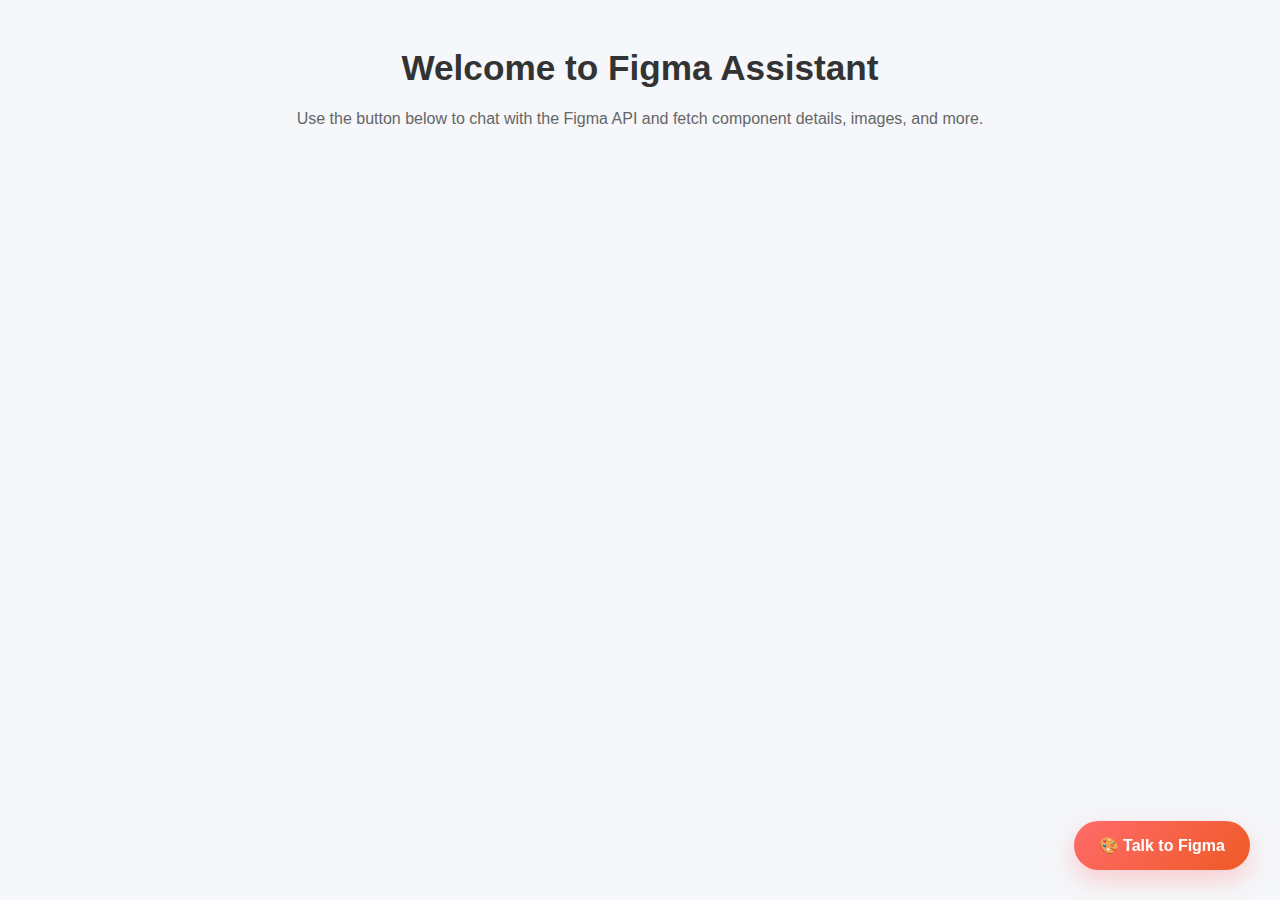
<file: ai/chat-with-figma.html>
<!DOCTYPE html>
<html lang="en">
<head>
  <meta charset="UTF-8" />
  <meta name="viewport" content="width=device-width, initial-scale=1.0" />
  <title>Figma Assistant - Chat</title>
  <style>
    * { margin: 0; padding: 0; box-sizing: border-box; }

    body {
      font-family: 'Segoe UI', Tahoma, Geneva, Verdana, sans-serif;
      background: #f5f7fa;
      min-height: 100vh;
      position: relative;
      padding: 40px 20px;
      line-height: 1.6;
      color: #555;
    }

    /* Simple background */
    .background-simple {
      max-width: 900px;
      margin: 0 auto;
      text-align: center;
      color: #333;
    }
    .background-simple h2 { font-size: 2.2em; margin-bottom: 10px; }
    .background-simple p { color: #666; }

    /* Talk to Figma Button */
    .talk-to-figma-btn {
      position: fixed;
      bottom: 30px;
      right: 30px;
      background: linear-gradient(135deg, #ff6b6b 0%, #ee5a24 100%);
      color: white;
      border: none;
      border-radius: 50px;
      padding: 15px 25px;
      font-size: 1em;
      font-weight: 600;
      cursor: pointer;
      box-shadow: 0 10px 25px rgba(255, 107, 107, 0.3);
      transition: all 0.3s ease;
      z-index: 1000;
      display: flex;
      align-items: center;
      gap: 10px;
    }
    .talk-to-figma-btn:hover { transform: translateY(-3px); box-shadow: 0 15px 35px rgba(255, 107, 107, 0.4); }
    .talk-to-figma-btn:active { transform: translateY(-1px); }

    /* Chat Widget Container */
    .chat-widget {
      position: fixed;
      z-index: 1001;
      background: white;
      border-radius: 20px;
      box-shadow: 0 20px 60px rgba(0, 0, 0, 0.15);
      display: none;
      flex-direction: column;
      overflow: hidden;
      transition: all 0.3s ease;
    }

    /* Responsive positioning */
    @media (min-width: 1200px) {
      /* Big screen - bottom right */
      .chat-widget { bottom: 30px; right: 30px; width: 400px; height: 600px; }
    }
    @media (min-width: 768px) and (max-width: 1199px) {
      /* Medium screen - bottom half */
      .chat-widget { bottom: 0; left: 0; right: 0; width: 100%; height: 50vh; border-radius: 20px 20px 0 0; }
    }
    @media (max-width: 767px) {
      /* Small screen - full screen */
      .chat-widget { top: 0; left: 0; right: 0; bottom: 0; width: 100%; height: 100%; border-radius: 0; }
      .talk-to-figma-btn { bottom: 20px; right: 20px; padding: 12px 20px; font-size: 0.9em; }
    }

    .chat-widget.show { display: flex; animation: slideUp 0.3s ease-out; }
    @keyframes slideUp { from { opacity: 0; transform: translateY(20px); } to { opacity: 1; transform: translateY(0); } }

    .chat-header {
      background: linear-gradient(135deg, #ff6b6b 0%, #ee5a24 100%);
      color: white;
      padding: 20px;
      display: flex;
      justify-content: space-between;
      align-items: center;
      font-size: 1.1em;
      font-weight: 600;
      position: relative;
    }
    .chat-header-content { flex: 1; }
    .chat-header-title { font-size: 1.1em; margin-bottom: 2px; }
    .chat-header-subtitle { font-size: 0.75em; opacity: 0.9; }

    .expand-btn {
      position: absolute;
      top: 50%;
      right: 100px;
      transform: translateY(-50%);
      background: rgba(255, 255, 255, 0.2);
      border: none;
      border-radius: 8px;
      width: 32px;
      height: 32px;
      cursor: pointer;
      display: flex;
      align-items: center;
      justify-content: center;
      transition: all 0.3s ease;
      z-index: 1000;
    }

    .expand-btn:hover {
      background: rgba(255, 255, 255, 0.3);
      transform: translateY(-50%) scale(1.1);
    }

    .expand-btn svg {
      width: 16px;
      height: 16px;
      fill: white;
      transition: transform 0.3s ease;
    }

    .minimize-btn {
      position: absolute;
      top: 50%;
      right: 60px;
      transform: translateY(-50%);
      background: rgba(255, 255, 255, 0.2);
      border: none;
      border-radius: 8px;
      width: 32px;
      height: 32px;
      cursor: pointer;
      display: flex;
      align-items: center;
      justify-content: center;
      transition: all 0.3s ease;
      z-index: 1000;
    }

    .minimize-btn:hover {
      background: rgba(255, 255, 255, 0.3);
      transform: translateY(-50%) scale(1.1);
    }

    .minimize-btn svg {
      width: 16px;
      height: 16px;
      fill: white;
      transition: transform 0.3s ease;
    }

    .close-btn {
      background: rgba(255, 255, 255, 0.2);
      border: none;
      color: white;
      width: 32px; height: 32px;
      border-radius: 50%;
      cursor: pointer;
      display: flex; align-items: center; justify-content: center;
      font-size: 1.2em; transition: background 0.2s ease;
    }
    .close-btn:hover { background: rgba(255, 255, 255, 0.3); }

    .chat-messages {
      flex: 1;
      overflow-y: auto;
      padding: 20px;
      display: flex;
      flex-direction: column;
      gap: 15px;
      background: #f8f9fa;
    }
    .message { max-width: 80%; padding: 12px 16px; border-radius: 18px; word-wrap: break-word; animation: fadeIn 0.3s ease-in; }
    .message.user { background: linear-gradient(135deg, #ff6b6b 0%, #ee5a24 100%); color: white; align-self: flex-end; border-bottom-right-radius: 5px; }
    .message.ai { background: white; color: #333; align-self: flex-start; border: 1px solid #e9ecef; border-bottom-left-radius: 5px; box-shadow: 0 2px 8px rgba(0,0,0,0.1); }
    .message .timestamp { font-size: 0.75em; opacity: 0.7; margin-top: 5px; }

    /* Figma data display */
    .figma-data-container {
      margin: 10px 0;
      padding: 15px;
      background: #f8f9fa;
      border: 1px solid #e9ecef;
      border-radius: 8px;
      font-family: monospace;
      font-size: 0.9em;
      max-height: 300px;
      overflow-y: auto;
    }

    .figma-preview {
      margin: 10px 0;
      padding: 15px;
      background: #fff;
      border: 2px solid #ff6b6b;
      border-radius: 8px;
      text-align: center;
    }

    .figma-preview img {
      max-width: 100%;
      max-height: 200px;
      border-radius: 4px;
    }

    /* Markdown/code styling */
    .code-block-container {
      position: relative;
      margin: 8px 0;
    }
    .message pre {
      background: #0f172a;
      color: #e2e8f0;
      padding: 12px 14px 12px 14px;
      border-radius: 10px;
      overflow: auto;
      font-family: ui-monospace, SFMono-Regular, Menlo, Monaco, Consolas, "Liberation Mono", "Courier New", monospace;
      font-size: 0.9em;
      line-height: 1.45;
      border: 1px solid #0b1220;
      margin: 0;
    }
    .copy-btn {
      position: absolute;
      top: 8px;
      right: 8px;
      background: rgba(255, 255, 255, 0.1);
      border: 1px solid rgba(255, 255, 255, 0.2);
      color: #e2e8f0;
      border-radius: 6px;
      padding: 6px 10px;
      font-size: 0.75em;
      cursor: pointer;
      transition: all 0.2s ease;
      font-family: ui-monospace, SFMono-Regular, Menlo, Monaco, Consolas, "Liberation Mono", "Courier New", monospace;
    }
    .copy-btn:hover {
      background: rgba(255, 255, 255, 0.2);
      border-color: rgba(255, 255, 255, 0.3);
    }
    .copy-btn.copied {
      background: #10b981;
      border-color: #10b981;
      color: white;
    }
    .message code {
      background: #f1f5f9;
      color: #0f172a;
      padding: 2px 6px;
      border-radius: 6px;
      font-family: ui-monospace, SFMono-Regular, Menlo, Monaco, Consolas, "Liberation Mono", "Courier New", monospace;
      font-size: 0.95em;
    }
    .message pre code { background: transparent; color: inherit; padding: 0; }

    .typing-indicator { align-self: flex-start; background: white; border: 1px solid #e9ecef; border-radius: 18px; border-bottom-left-radius: 5px; padding: 12px 16px; box-shadow: 0 2px 8px rgba(0,0,0,0.1); }
    .typing-dots { display: flex; gap: 4px; }
    .typing-dots span { width: 8px; height: 8px; background: #ff6b6b; border-radius: 50%; animation: typing 1.4s infinite ease-in-out; }
    .typing-dots span:nth-child(2) { animation-delay: 0.2s; }
    .typing-dots span:nth-child(3) { animation-delay: 0.4s; }
    @keyframes typing { 0%, 60%, 100% { transform: translateY(0); } 30% { transform: translateY(-10px); } }

    .chat-input-container {
      padding: 20px; background: white; border-top: 1px solid #e9ecef; display: flex; flex-direction: column; gap: 15px;
    }
    .figma-config-container {
      display: flex; flex-direction: column; gap: 10px;
    }
    .config-row {
      display: flex; gap: 10px; align-items: center;
    }
    .main-input-container {
      display: flex; gap: 10px; align-items: center;
    }
    .chat-input { flex: 1; padding: 12px 16px; border: 2px solid #e9ecef; border-radius: 25px; outline: none; font-size: 1em; transition: border-color 0.3s ease; }
    .chat-input:focus { border-color: #ff6b6b; }
    .chat-input:disabled { background: #f8f9fa; cursor: not-allowed; }
    .config-input { 
      flex: 1; padding: 8px 12px; border: 2px solid #e9ecef; border-radius: 20px; outline: none; font-size: 0.9em; 
      transition: border-color 0.3s ease; background: #f8f9fa;
    }
    .config-input:focus { border-color: #ff6b6b; }
    .config-label { font-size: 0.85em; color: #666; font-weight: 500; min-width: 80px; }
    .toggle-btn { 
      background: none; border: none; color: #666; cursor: pointer; font-size: 0.85em; 
      padding: 4px 8px; border-radius: 12px; transition: background 0.2s ease;
    }
    .toggle-btn:hover { background: #f0f0f0; }

    .send-button {
      background: linear-gradient(135deg, #ff6b6b 0%, #ee5a24 100%);
      color: white; border: none; width: 45px; height: 45px; border-radius: 50%; cursor: pointer;
      display: flex; align-items: center; justify-content: center; transition: transform 0.2s ease, opacity 0.3s ease; font-size: 1.1em;
    }
    .send-button:hover:not(:disabled) { transform: scale(1.05); }
    .send-button:disabled { opacity: 0.5; cursor: not-allowed; transform: none; }

    .status-bar { padding: 8px 20px; background: #f8f9fa; border-top: 1px solid #e9ecef; font-size: 0.8em; color: #666; text-align: center; }
    .status-bar.online { color: #28a745; }
    .status-bar.error { color: #dc3545; }
    .status-bar.loading { color: #007bff; }

    .clear-chat { background: none; border: 1px solid #dc3545; color: #dc3545; padding: 6px 12px; border-radius: 15px; cursor: pointer; font-size: 0.8em; transition: all 0.3s ease; }
    .clear-chat:hover { background: #dc3545; color: white; }

    .figma-indicator { background: none; border: 1px solid #ff6b6b; color: #ff6b6b; padding: 6px 12px; border-radius: 15px; font-size: 0.8em; cursor: default; }

    /* Fullscreen styles */
    .chat-widget.fullscreen {
      position: fixed !important;
      top: 0 !important;
      left: 0 !important;
      width: 100vw !important;
      height: 100vh !important;
      max-width: none !important;
      max-height: none !important;
      margin: 0 !important;
      border-radius: 0 !important;
      z-index: 9999 !important;
      box-shadow: none !important;
    }

    .chat-widget.fullscreen .chat-messages {
      height: calc(100vh - 250px) !important;
    }

    .chat-widget.fullscreen .expand-btn svg {
      transform: rotate(180deg);
    }

    /* Overlay for mobile */
    .chat-overlay { position: fixed; top: 0; left: 0; right: 0; bottom: 0; background: rgba(0,0,0,0.5); z-index: 1000; display: none; }
    @media (max-width: 767px) { .chat-overlay.show { display: block; } }
  </style>
</head>
<body>
  <!-- Background content -->
  <div class="background-simple">
    <h2>Welcome to Figma Assistant</h2>
    <p>Use the button below to chat with the Figma API and fetch component details, images, and more.</p>
  </div>

  <!-- Talk to Figma Button -->
  <button class="talk-to-figma-btn" id="talkToFigmaBtn" onclick="openChat()">🎨 Talk to Figma</button>

  <!-- Chat Overlay (for mobile) -->
  <div class="chat-overlay" id="chatOverlay" onclick="closeChat()"></div>

  <!-- Chat Widget -->
  <div class="chat-widget" id="chatWidget">
    <div class="chat-header">
      <div class="chat-header-content">
        <div class="chat-header-title">Figma Assistant</div>
        <div class="chat-header-subtitle">Design system • Components • Assets</div>
      </div>
      <button class="expand-btn" id="expandBtn" onclick="toggleFullscreen()" title="Expand to fullscreen">
        <svg viewBox="0 0 24 24">
          <path d="M7 14H5v5h5v-2H7v-3zm-2-4h2V7h3V5H5v5zm12 7h-3v2h5v-5h-2v3zM14 5v2h3v3h2V5h-5z"/>
        </svg>
      </button>
      <button class="minimize-btn" id="minimizeBtn" onclick="minimizeChat()" title="Minimize chat">
        <svg viewBox="0 0 24 24">
          <path d="M19 13H5v-2h14v2z"/>
        </svg>
      </button>
      <button class="close-btn" onclick="closeChat()" title="Close chat">✕</button>
    </div>

    <div class="chat-messages" id="chatMessages"></div>

    <div class="chat-input-container">
      <!-- Figma configuration -->
      <div class="figma-config-container">
        <div class="config-row">
          <span class="config-label">🔑 Token:</span>
          <input type="password" class="config-input" id="accessTokenInput" placeholder="Enter Figma access token..." />
          <button class="toggle-btn" onclick="toggleTokenVisibility()" title="Show/Hide token">👁️</button>
          <button class="toggle-btn" onclick="clearSavedToken()" title="Clear saved token">🗑️</button>
        </div>
        
        <div class="config-row">
          <span class="config-label">📁 File ID:</span>
          <input type="text" class="config-input" id="fileIdInput" placeholder="Figma file ID (e.g., TWu2WwFOgD1SsQkSipwFqF)" />
        </div>
        
        <div class="config-row">
          <span class="config-label">🎯 Node ID:</span>
          <input type="text" class="config-input" id="nodeIdInput" placeholder="Node ID (e.g., 2645-382)" />
        </div>
      </div>
      
      <!-- Main input controls -->
      <div class="main-input-container">
        <button class="figma-indicator" title="Figma API Integration">🎨</button>
        <button class="clear-chat" onclick="clearChat()" title="Clear chat history">🗑️</button>
        <input type="text" class="chat-input" id="chatInput" placeholder="Ask to fetch component details, get images, or analyze designs..." maxlength="500" />
        <button class="send-button" id="sendButton" onclick="sendMessage()">➤</button>
      </div>
    </div>

    <div class="status-bar" id="statusBar">Ready to connect to Figma API</div>
  </div>

  <script>
    // Figma API Configuration
    const FIGMA_API_BASE = 'https://api.figma.com/v1';
    const STORAGE_KEY = 'figma_chat_history';

    // DOM elements
    const chatWidget = document.getElementById('chatWidget');
    const chatOverlay = document.getElementById('chatOverlay');
    const talkToFigmaBtn = document.getElementById('talkToFigmaBtn');
    const chatMessages = document.getElementById('chatMessages');
    const chatInput = document.getElementById('chatInput');
    const accessTokenInput = document.getElementById('accessTokenInput');
    const fileIdInput = document.getElementById('fileIdInput');
    const nodeIdInput = document.getElementById('nodeIdInput');
    const sendButton = document.getElementById('sendButton');
    const statusBar = document.getElementById('statusBar');

    // State
    let isLoading = false;
    let isChatOpen = false;

    // Initialize with default values and load saved token
    window.addEventListener('load', () => {
      fileIdInput.value = 'TWu2WwFOgD1SsQkSipwFqF';
      nodeIdInput.value = '2645-382';
      
      // Load saved access token from session storage
      const savedToken = sessionStorage.getItem('figma_access_token');
      if (savedToken) {
        accessTokenInput.value = savedToken;
      }
      
      // Save access token when user types in the field
      accessTokenInput.addEventListener('input', (e) => {
        const token = e.target.value.trim();
        if (token) {
          saveAccessToken(token);
        }
      });
    });

    // Open chat widget
    function openChat() {
      isChatOpen = true;
      talkToFigmaBtn.style.display = 'none';
      chatWidget.classList.add('show');
      if (window.innerWidth <= 767) chatOverlay.classList.add('show');

      // Only load chat history if messages container is empty
      if (chatMessages.children.length === 0) {
        loadChatHistory();
        if (chatMessages.children.length === 0) addWelcomeMessage();
      }
      setTimeout(() => chatInput.focus(), 300);
    }

    // Close chat widget
    function closeChat() {
      isChatOpen = false;
      chatWidget.classList.remove('show');
      chatOverlay.classList.remove('show');
      clearChatSession();
      setTimeout(() => (talkToFigmaBtn.style.display = 'flex'), 300);
    }

    // Clear chat session
    function clearChatSession() {
      chatMessages.innerHTML = '';
      sessionStorage.removeItem(STORAGE_KEY);
      // Don't clear the access token when just closing chat
      // sessionStorage.removeItem('figma_access_token');
      isLoading = false;
      chatInput.disabled = false;
      sendButton.disabled = false;
      sendButton.innerHTML = '➤';
      statusBar.className = 'status-bar';
      statusBar.textContent = 'Ready to connect to Figma API';
    }

    // Keyboard events
    document.addEventListener('keypress', (e) => {
      if (e.key === 'Enter' && isChatOpen && !isLoading && 
          (document.activeElement === chatInput || 
           document.activeElement === accessTokenInput || 
           document.activeElement === fileIdInput || 
           document.activeElement === nodeIdInput)) {
        sendMessage();
      }
    });
    document.addEventListener('keydown', (e) => { if (e.key === 'Escape' && isChatOpen) closeChat(); });

    // Token toggle functionality
    function toggleTokenVisibility() {
      const tokenInput = document.getElementById('accessTokenInput');
      const toggleButton = document.querySelector('.toggle-btn');
      
      if (tokenInput.type === 'password') {
        tokenInput.type = 'text';
        toggleButton.textContent = '🙈';
        toggleButton.title = 'Hide token';
      } else {
        tokenInput.type = 'password';
        toggleButton.textContent = '👁️';
        toggleButton.title = 'Show token';
      }
    }

    // Fullscreen toggle functionality
    function toggleFullscreen() {
      const chatWidget = document.getElementById('chatWidget');
      const expandBtn = document.getElementById('expandBtn');
      
      if (chatWidget.classList.contains('fullscreen')) {
        chatWidget.classList.remove('fullscreen');
        expandBtn.title = 'Expand to fullscreen';
      } else {
        chatWidget.classList.add('fullscreen');
        expandBtn.title = 'Exit fullscreen';
      }
    }

    // Minimize chat functionality
    function minimizeChat() {
      const chatWidget = document.getElementById('chatWidget');
      const chatOverlay = document.getElementById('chatOverlay');
      const talkToFigmaBtn = document.getElementById('talkToFigmaBtn');
      
      chatWidget.classList.remove('show');
      chatOverlay.classList.remove('show');
      talkToFigmaBtn.style.display = 'block';
      isChatOpen = false;
    }

    // Welcome message
    function addWelcomeMessage() {
      const welcomeMessage = {
        type: 'ai',
        content: `🎨 **Welcome to Figma Assistant!**

I can help you fetch and analyze Figma designs. Here's what I can do:

• **Fetch component details** - Get information about Figma components
• **Generate images** - Export design assets from Figma
• **Analyze designs** - Parse component properties and structure
• **Auto-extract from URLs** - Paste a Figma URL and I'll auto-fill the file/node IDs!

**Configuration needed:**
• Access Token: Your Figma personal access token
• File ID: The ID of your Figma file
• Node ID: Specific component/frame to analyze

**Example commands:**
• "Fetch details for this component"
• "Get the image for this node"
• "Show me the component properties"
• "Analyze the design structure"

**🔗 URL Auto-extraction:**
Just paste a Figma URL like:
\`https://www.figma.com/design/OleBqQB5DqvfhMhmxW1MEL/Design-Name?node-id=26123-264456\`

I'll automatically extract:
• **File ID:** OleBqQB5DqvfhMhmxW1MEL
• **Node ID:** 26123-264456

Make sure to configure your Figma access token above, then ask me anything!`,
        timestamp: new Date().toISOString(),
      };
      displayMessage(welcomeMessage);
      saveChatHistory();
    }

    // Save access token to session storage
    function saveAccessToken(token) {
      if (token && token.trim()) {
        sessionStorage.setItem('figma_access_token', token.trim());
      }
    }

    // Send message and process Figma requests
    async function sendMessage() {
      const message = chatInput.value.trim();
      const accessToken = accessTokenInput.value.trim();
      let fileId = fileIdInput.value.trim();
      let nodeId = nodeIdInput.value.trim();
      
      if (!message || isLoading) return;
      
      // Save access token to session storage if it's provided
      if (accessToken) {
        saveAccessToken(accessToken);
      }
      
      // Check if the message contains a Figma URL and extract file ID and node ID
      const figmaUrlPattern = /https:\/\/(?:www\.)?figma\.com\/(?:file|design)\/([a-zA-Z0-9]+)\/[^?\s]*(?:\?[^#\s]*)?(?:#[^\s]*)?(?:.*[?&]node-id=([0-9-:]+))?/;
      const figmaUrlMatch = message.match(figmaUrlPattern);
      
      if (figmaUrlMatch) {
        const extractedFileId = figmaUrlMatch[1];
        let extractedNodeId = figmaUrlMatch[2];
        
        // Also check for node-id in different URL formats
        if (!extractedNodeId) {
          const nodeIdMatch = message.match(/node-id=([0-9-:]+)/);
          if (nodeIdMatch) {
            extractedNodeId = nodeIdMatch[1];
          }
        }
        
        if (extractedFileId) {
          fileId = extractedFileId;
          fileIdInput.value = extractedFileId;
        }
        
        if (extractedNodeId) {
          nodeId = extractedNodeId;
          nodeIdInput.value = extractedNodeId;
        }
        
        // Show notification about auto-extraction
        updateStatus('online', `🔗 URL detected! Auto-filled - File: ${extractedFileId}${extractedNodeId ? `, Node: ${extractedNodeId}` : ''}`);
      }
      
      setLoading(true);
      const userMessage = { type: 'user', content: message, timestamp: new Date().toISOString() };
      displayMessage(userMessage);
      chatInput.value = '';
      showTypingIndicator();

      try {
        // Process the message and determine what Figma API call to make
        const response = await processFigmaRequest(message, accessToken, fileId, nodeId);
        
        hideTypingIndicator();
        const aiMessage = { type: 'ai', content: response, timestamp: new Date().toISOString() };
        displayMessage(aiMessage);
        updateStatus('online', '✅ Figma API response received');
      } catch (error) {
        console.error('Error:', error);
        hideTypingIndicator();
        const errorContent = `❌ **Error:** ${error.message}

Please check your configuration:
• Valid Figma access token
• Correct file ID
• Valid node ID (if specified)`;
        const errorMessage = { type: 'ai', content: errorContent, timestamp: new Date().toISOString() };
        displayMessage(errorMessage);
        updateStatus('error', `❌ Error: ${error.message}`);
      }

      setLoading(false);
      saveChatHistory();
    }

    // Process Figma requests based on user message
    async function processFigmaRequest(message, accessToken, fileId, nodeId) {
      if (!accessToken) {
        throw new Error('Figma access token is required');
      }
      
      if (!fileId) {
        throw new Error('Figma file ID is required');
      }

      const lowerMessage = message.toLowerCase();
      
      // Determine the type of request
      if (lowerMessage.includes('image') || lowerMessage.includes('export') || lowerMessage.includes('render')) {
        return await getFigmaImage(accessToken, fileId, nodeId);
      } else if (lowerMessage.includes('detail') || lowerMessage.includes('component') || lowerMessage.includes('fetch')) {
        return await getFigmaDetails(accessToken, fileId, nodeId);
      } else if (lowerMessage.includes('file') || lowerMessage.includes('overview')) {
        return await getFigmaFileInfo(accessToken, fileId);
      } else {
        // Default to fetching details
        return await getFigmaDetails(accessToken, fileId, nodeId);
      }
    }

    // Fetch Figma component details
    async function getFigmaDetails(accessToken, fileId, nodeId) {
      // Convert nodeId format from "2645-382" to "2645:382" if needed
      const normalizedNodeId = nodeId ? nodeId.replace(/-/g, ':') : nodeId;
      
      const url = normalizedNodeId 
        ? `${FIGMA_API_BASE}/files/${fileId}/nodes?ids=${normalizedNodeId}`
        : `${FIGMA_API_BASE}/files/${fileId}`;
      
      const response = await fetch(url, {
        headers: {
          'X-Figma-Token': accessToken
        }
      });

      if (!response.ok) {
        throw new Error(`Figma API error: ${response.status} ${response.statusText}`);
      }

      const data = await response.json();
      
      let content = `🎯 **Figma Component Details**\n\n`;
      
      if (normalizedNodeId && data.nodes) {
        const node = data.nodes[normalizedNodeId];
        if (node && node.document) {
          content += `**Node:** ${node.document.name}\n`;
          content += `**Type:** ${node.document.type}\n`;
          
          if (node.document.absoluteBoundingBox) {
            const bbox = node.document.absoluteBoundingBox;
            content += `**Size:** ${bbox.width} × ${bbox.height}px\n`;
          }
          
          content += `\n**Raw Data:**\n`;
          content += `\`\`\`json\n${JSON.stringify(node, null, 2)}\`\`\``;
        } else {
          content += `❌ Node "${normalizedNodeId}" not found in the file.`;
        }
      } else {
        content += `**File:** ${data.name}\n`;
        content += `**Last Modified:** ${new Date(data.lastModified).toLocaleString()}\n`;
        content += `**Version:** ${data.version}\n\n`;
        content += `**Document Structure:**\n`;
        
        if (data.document && data.document.children) {
          data.document.children.forEach(page => {
            content += `• **${page.name}** (${page.type})\n`;
          });
        }
      }
      
      return content;
    }

    // Fetch Figma image
    async function getFigmaImage(accessToken, fileId, nodeId) {
      if (!nodeId) {
        throw new Error('Node ID is required to export images');
      }

      // Convert nodeId format from "2645-382" to "2645:382" if needed
      const normalizedNodeId = nodeId.replace(/-/g, ':');

      // First get the image URL
      const imageResponse = await fetch(`${FIGMA_API_BASE}/images/${fileId}?ids=${normalizedNodeId}&format=png&scale=2`, {
        headers: {
          'X-Figma-Token': accessToken
        }
      });

      if (!imageResponse.ok) {
        throw new Error(`Figma Images API error: ${imageResponse.status} ${imageResponse.statusText}`);
      }

      const imageData = await imageResponse.json();
      
      if (imageData.images && imageData.images[normalizedNodeId]) {
        const imageUrl = imageData.images[normalizedNodeId];
        
        return `🖼️ **Figma Component Image**

**Node ID:** ${normalizedNodeId}
**Format:** PNG (2x scale)

<div class="figma-preview">
  <img src="${imageUrl}" alt="Figma Component" />
</div>

**Image URL:** [${imageUrl}](${imageUrl})

*Note: This image URL is temporary and will expire.*`;
      } else {
        throw new Error('Could not generate image for the specified node');
      }
    }

    // Fetch Figma file info
    async function getFigmaFileInfo(accessToken, fileId) {
      const response = await fetch(`${FIGMA_API_BASE}/files/${fileId}`, {
        headers: {
          'X-Figma-Token': accessToken
        }
      });

      if (!response.ok) {
        throw new Error(`Figma API error: ${response.status} ${response.statusText}`);
      }

      const data = await response.json();
      
      let content = `📁 **Figma File Overview**\n\n`;
      content += `**Name:** ${data.name}\n`;
      content += `**Last Modified:** ${new Date(data.lastModified).toLocaleString()}\n`;
      content += `**Version:** ${data.version}\n`;
      content += `**Editor Type:** ${data.editorType}\n\n`;
      
      content += `**Pages:**\n`;
      if (data.document && data.document.children) {
        data.document.children.forEach(page => {
          content += `• **${page.name}** (${page.type})\n`;
          if (page.children && page.children.length > 0) {
            content += `  - ${page.children.length} child elements\n`;
          }
        });
      }
      
      return content;
    }

    // Display message with Figma-specific content handling
    function displayMessage(message) {
      const messageDiv = document.createElement('div');
      messageDiv.className = `message ${message.type}`;
      messageDiv.dataset.raw = message.content || '';
      messageDiv.dataset.ts = message.timestamp || new Date().toISOString();
      const timestamp = new Date(message.timestamp).toLocaleTimeString([], { hour: '2-digit', minute: '2-digit' });
      const html = renderMarkdownToHtml(message.content || '');
      messageDiv.innerHTML = `<div>${html}</div><div class="timestamp">${timestamp}</div>`;
      chatMessages.appendChild(messageDiv);
      scrollToBottom();
    }

    function escapeHtml(str) {
      return (str || '').replace(/[&<>"']/g, (ch) => ({
        '&': '&amp;',
        '<': '&lt;',
        '>': '&gt;',
        '"': '&quot;',
        "'": '&#39;'
      }[ch]));
    }

    // Enhanced Markdown renderer with Figma preview support
    function renderMarkdownToHtml(text) {
      if (!text) return '';
      let idx = 0;
      const blocks = [];
      let working = text.replace(/\r\n/g, '\n');

      // Handle Figma preview divs (don't escape these)
      working = working.replace(/<div class="figma-preview">([\s\S]*?)<\/div>/g, (m, content) => {
        const id = `__FIGMAPREVIEW_${idx++}__`;
        blocks.push({ id, html: `<div class="figma-preview">${content}</div>` });
        return id;
      });

      // Extract fenced code blocks and replace with placeholders
      working = working.replace(/```([\w-]+)?\n([\s\S]*?)```/g, (m, lang, code) => {
        const id = `__CODEBLOCK_${idx++}__`;
        const copyId = `copy-${Date.now()}-${idx}`;
        const codeContent = escapeHtml(code);
        const html = `<div class="code-block-container">
          <button class="copy-btn" onclick="copyCodeToClipboard('${copyId}', this)">Copy</button>
          <pre><code id="${copyId}">${codeContent}</code></pre>
        </div>`;
        blocks.push({ id, html });
        return id;
      });

      // Escape remaining text to avoid HTML injection
      working = escapeHtml(working);

      // Inline code
      working = working.replace(/`([^`]+)`/g, (m, code) => `<code>${code}</code>`);

      // Bold/italic
      working = working
        .replace(/\*\*(.+?)\*\*/g, '<strong>$1</strong>')
        .replace(/\*(.+?)\*/g, '<em>$1</em>');

      // Links
      working = working.replace(/\[([^\]]+)\]\(([^)]+)\)/g, '<a href="$2" target="_blank">$1</a>');

      // Bullets
      working = working.replace(/^• (.*)$/gim, '&bull; $1');

      // Newlines
      working = working.replace(/\n/g, '<br>');

      // Restore blocks
      for (const ph of blocks) {
        working = working.replace(ph.id, ph.html);
      }

      return working;
    }

    // Typing indicator
    function showTypingIndicator() {
      const typingDiv = document.createElement('div');
      typingDiv.className = 'typing-indicator';
      typingDiv.id = 'typingIndicator';
      typingDiv.innerHTML = `<div class="typing-dots"><span></span><span></span><span></span></div>`;
      chatMessages.appendChild(typingDiv);
      scrollToBottom();
    }
    function hideTypingIndicator() { const el = document.getElementById('typingIndicator'); if (el) el.remove(); }

    // Loading state
    function setLoading(loading) {
      isLoading = loading;
      chatInput.disabled = loading;
      accessTokenInput.disabled = loading;
      fileIdInput.disabled = loading;
      nodeIdInput.disabled = loading;
      sendButton.disabled = loading;
      if (loading) { 
        updateStatus('loading', '🎨 Connecting to Figma API...'); 
        sendButton.innerHTML = '⏳'; 
      } else { 
        sendButton.innerHTML = '➤'; 
        if (isChatOpen) chatInput.focus(); 
      }
    }

    // Status bar
    function updateStatus(type, message) {
      statusBar.className = `status-bar ${type}`;
      statusBar.textContent = message;
      if (type !== 'loading') {
        setTimeout(() => {
          statusBar.className = 'status-bar';
          statusBar.textContent = 'Ready to connect to Figma API';
        }, 5000);
      }
    }

    // Scroll to bottom
    function scrollToBottom() { chatMessages.scrollTop = chatMessages.scrollHeight; }

    // Copy code to clipboard
    async function copyCodeToClipboard(codeId, buttonElement) {
      const codeElement = document.getElementById(codeId);
      if (!codeElement) return;
      
      const codeText = codeElement.textContent || codeElement.innerText;
      
      try {
        await navigator.clipboard.writeText(codeText);
        
        buttonElement.textContent = 'Copied!';
        buttonElement.classList.add('copied');
        
        setTimeout(() => {
          buttonElement.textContent = 'Copy';
          buttonElement.classList.remove('copied');
        }, 2000);
        
      } catch (err) {
        console.error('Failed to copy code:', err);
      }
    }

    // Persist chat in session storage
    function saveChatHistory() {
      const messages = Array.from(chatMessages.children)
        .filter(el => !el.id || el.id !== 'typingIndicator')
        .map(el => ({
          type: el.className.includes('user') ? 'user' : 'ai',
          content: el.dataset.raw,
          timestamp: el.dataset.ts
        }));
      sessionStorage.setItem(STORAGE_KEY, JSON.stringify(messages));
    }

    function loadChatHistory() {
      const saved = sessionStorage.getItem(STORAGE_KEY);
      if (!saved) return;
      try { 
        JSON.parse(saved).forEach((m) => displayMessage(m)); 
      } catch (e) { 
        console.error('History load error', e); 
      }
    }

    // Clear chat (button)
    function clearChat() {
      if (!confirm('Clear the chat history?')) return;
      chatMessages.innerHTML = '';
      sessionStorage.removeItem(STORAGE_KEY);
      addWelcomeMessage();
      saveChatHistory();
      updateStatus('online', '🗑️ Chat history cleared');
    }

    // Clear saved access token
    function clearSavedToken() {
      if (!confirm('Clear the saved access token?')) return;
      sessionStorage.removeItem('figma_access_token');
      accessTokenInput.value = '';
      updateStatus('online', '🔑 Saved access token cleared');
    }

    // Resize handler for overlay
    window.addEventListener('resize', () => {
      if (!isChatOpen) return;
      if (window.innerWidth <= 767) chatOverlay.classList.add('show'); else chatOverlay.classList.remove('show');
    });
  </script>
</body>
</html>
</file>
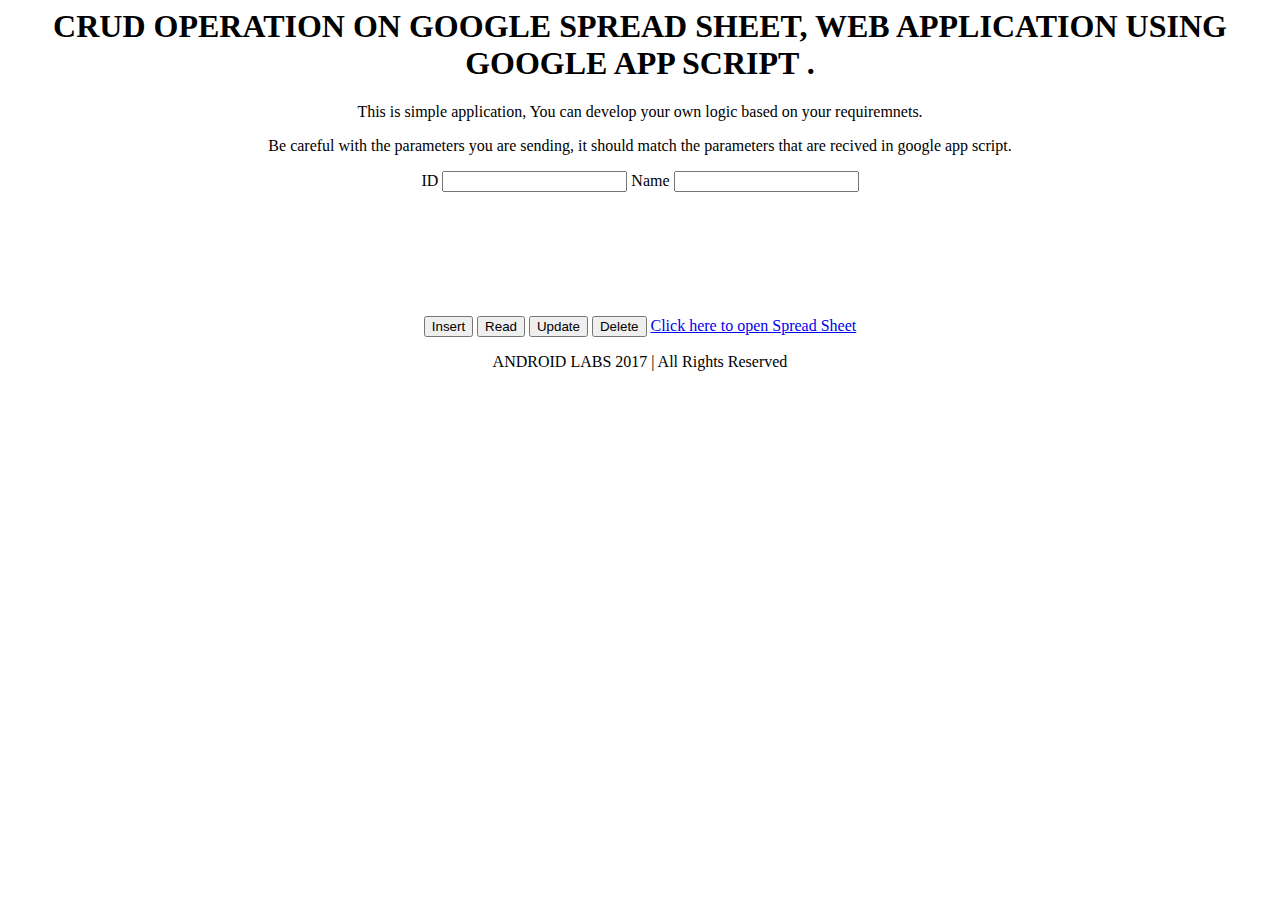
<file: data/crud.html>
<html>

<head>
    <style>
        table,
        th,
        td {
            margin: 10px 0;
            border: solid 1px #333;
            padding: 2px 4px;
            font: 15px Verdana;
        }

        th {
            font-weight: bold;
        }

        #loader {
            border: 16px solid #f3f3f3;
            border-radius: 50%;
            border-top: 16px solid blue;
            border-bottom: 16px solid blue;
            width: 60px;
            height: 60px;
            -webkit-animation: spin 2s linear infinite;
            animation: spin 2s linear infinite;
            visibility: hidden;
        }

        @-webkit-keyframes spin {
            0% {
                -webkit-transform: rotate(0deg);
            }

            100% {
                -webkit-transform: rotate(360deg);
            }
        }

        @keyframes spin {
            0% {
                transform: rotate(0deg);
            }

            100% {
                transform: rotate(360deg);
            }
        }
    </style>

    <script src="https://ajax.googleapis.com/ajax/libs/jquery/3.2.0/jquery.min.js"></script>
    <script>

        var script_url = "https://script.google.com/macros/s/AKfycbz3IqmE7EXuRdHnPM6qi6Fw8r9r-0jvxTFTb_PmFEr0vGul-98/exec";

        // Make an AJAX call to Google Script
        function insert_value() {

            $("#re").css("visibility", "hidden");
            document.getElementById("loader").style.visibility = "visible";
            $('#mySpinner').addClass('spinner');

            var id1 = $("#id").val();
            var name = $("#name").val();


            var url = script_url + "?callback=ctrlq&name=" + name + "&id=" + id1 + "&action=insert";


            var request = jQuery.ajax({
                crossDomain: true,
                url: url,
                method: "GET",
                dataType: "jsonp"
            });

        }







        function update_value() {
            $("#re").css("visibility", "hidden");
            document.getElementById("loader").style.visibility = "visible";


            var id1 = $("#id").val();
            var name = $("#name").val();



            var url = script_url + "?callback=ctrlq&name=" + name + "&id=" + id1 + "&action=update";


            var request = jQuery.ajax({
                crossDomain: true,
                url: url,
                method: "GET",
                dataType: "jsonp"
            });


        }





        function delete_value() {
            $("#re").css("visibility", "hidden");
            document.getElementById("loader").style.visibility = "visible";
            $('#mySpinner').addClass('spinner');
            var id1 = $("#id").val();
            var name = $("#name").val();


            var url = script_url + "?callback=ctrlq&name=" + name + "&id=" + id1 + "&action=delete";


            var request = jQuery.ajax({
                crossDomain: true,
                url: url,
                method: "GET",
                dataType: "jsonp"
            });

        }




        // print the returned data
        function ctrlq(e) {


            $("#re").html(e.result);
            $("#re").css("visibility", "visible");
            read_value();

        }




        function read_value() {

            $("#re").css("visibility", "hidden");

            document.getElementById("loader").style.visibility = "visible";
            var url = script_url + "?action=read";

            $.getJSON(url, function (json) {

                // Set the variables from the results array




                // CREATE DYNAMIC TABLE.
                var table = document.createElement("table");



                var header = table.createTHead();
                var row = header.insertRow(0);
                var cell1 = row.insertCell(0);
                var cell2 = row.insertCell(1);

                cell1.innerHTML = "<b>ID</b>";
                cell2.innerHTML = "<b>Name</b>";

                // ADD JSON DATA TO THE TABLE AS ROWS.
                for (var i = 0; i < json.records.length; i++) {

                    tr = table.insertRow(-1);
                    var tabCell = tr.insertCell(-1);
                    tabCell.innerHTML = json.records[i].ID;
                    tabCell = tr.insertCell(-1);
                    tabCell.innerHTML = json.records[i].NAME;
                }


                // FINALLY ADD THE NEWLY CREATED TABLE WITH JSON DATA TO A CONTAINER.
                var divContainer = document.getElementById("showData");
                divContainer.innerHTML = "";
                divContainer.appendChild(table);
                document.getElementById("loader").style.visibility = "hidden";
                $("#re").css("visibility", "visible");
            });
        }

    </script>




</head>

<body>
    <div align="center">
        <h1>CRUD OPERATION ON GOOGLE SPREAD SHEET, WEB APPLICATION USING GOOGLE APP SCRIPT .</h1>
        <p>This is simple application, You can develop your own logic based on your requiremnets.<p>
                <p>Be careful with the parameters you are sending, it should match the parameters that are recived in
                    google app script.</p>


                <form>
                    ID
                    <input type="text" name="id" id="id">
                    Name
                    <input type="text" name="name" id="name">

                </form>

                <div id="loader"></div>

                <p id="re"></p>

                <input type="button" id="b1" onClick="insert_value()" value="Insert"></input>
                <input type="button" onclick="read_value()" value="Read" />
                <input type="button" onclick="update_value()" value="Update" />
                <input type="button" onclick="delete_value()" value="Delete" />
                <a href="https://docs.google.com/spreadsheets/d/1uc365bRSDox9basbqe-4ZhmbpqdszMcPxy7C4dvcP-4/edit?usp=sharing"
                    target="_blank">Click here to open Spread Sheet </a>
                <div id="showData"></div>
    </div>
</body>
<div align="center">
    <p>ANDROID LABS 2017 | All Rights Reserved</p>
</div>
<html>
</file>
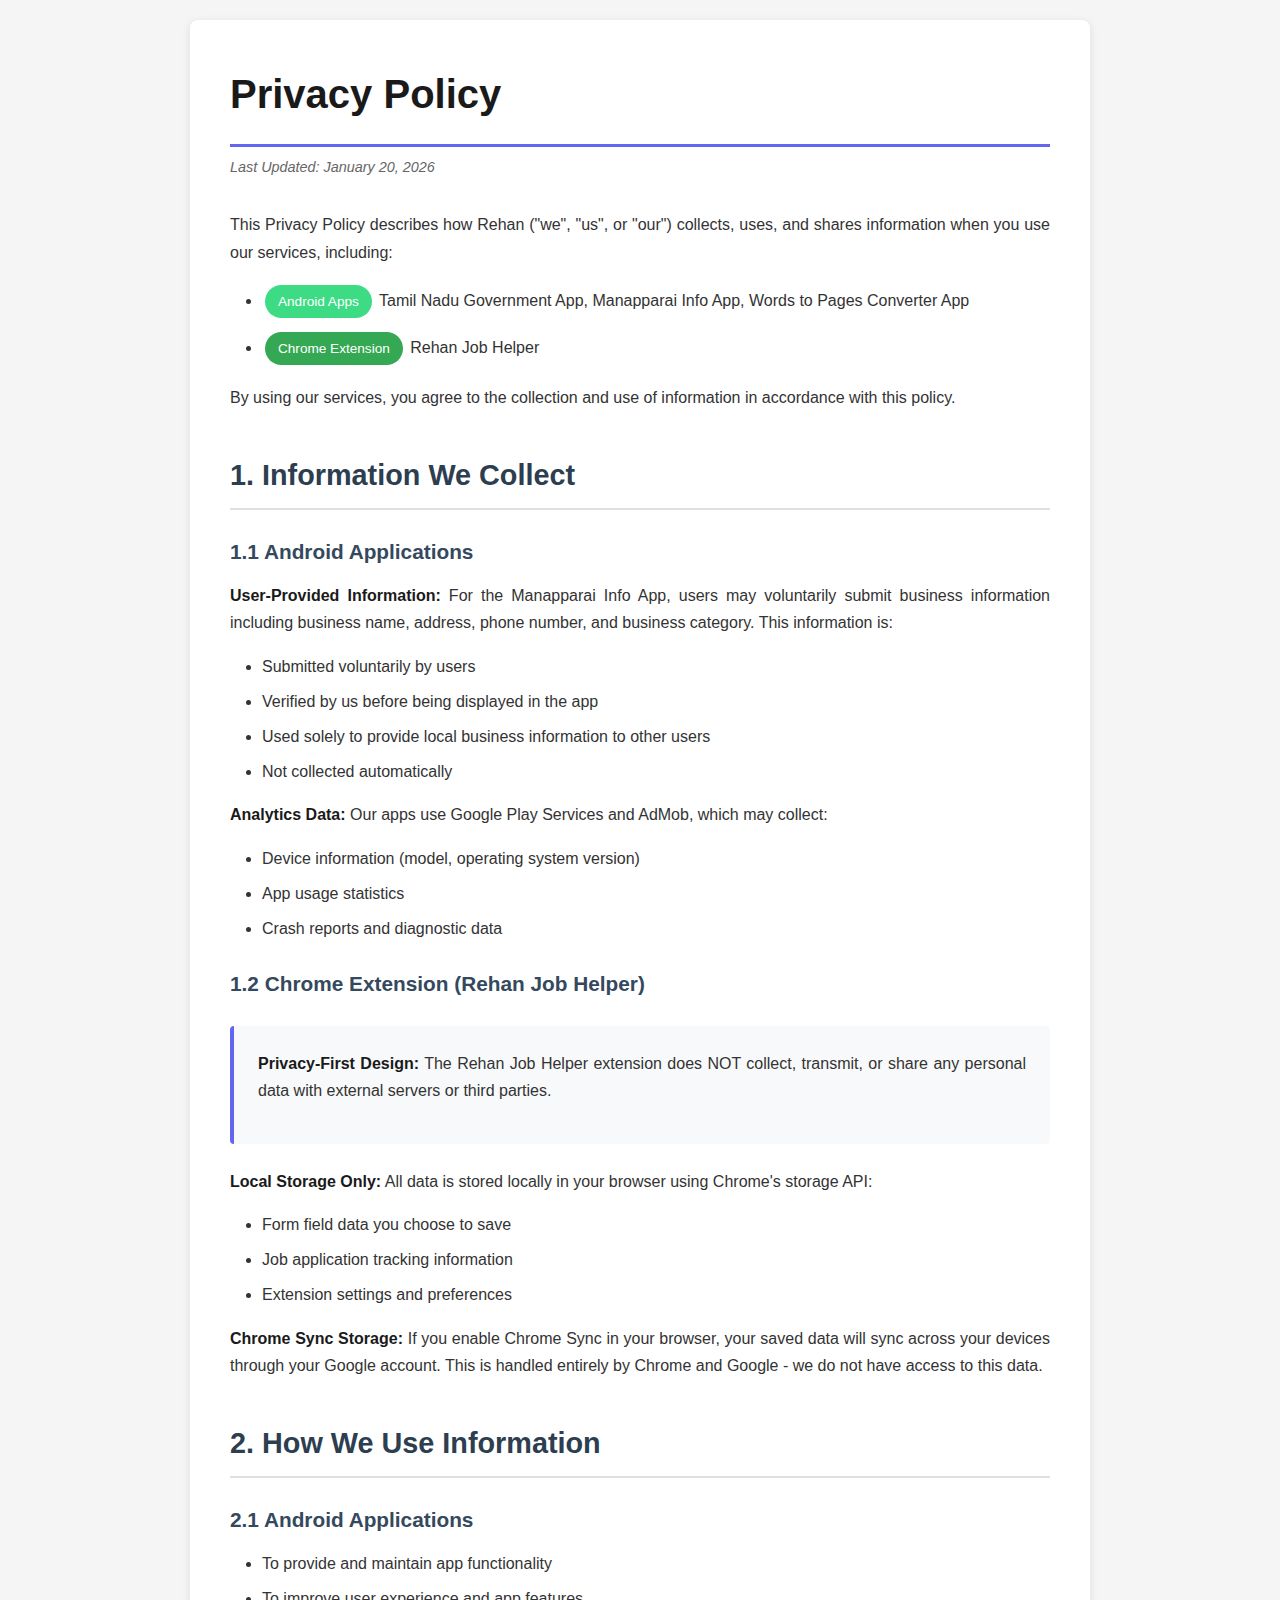
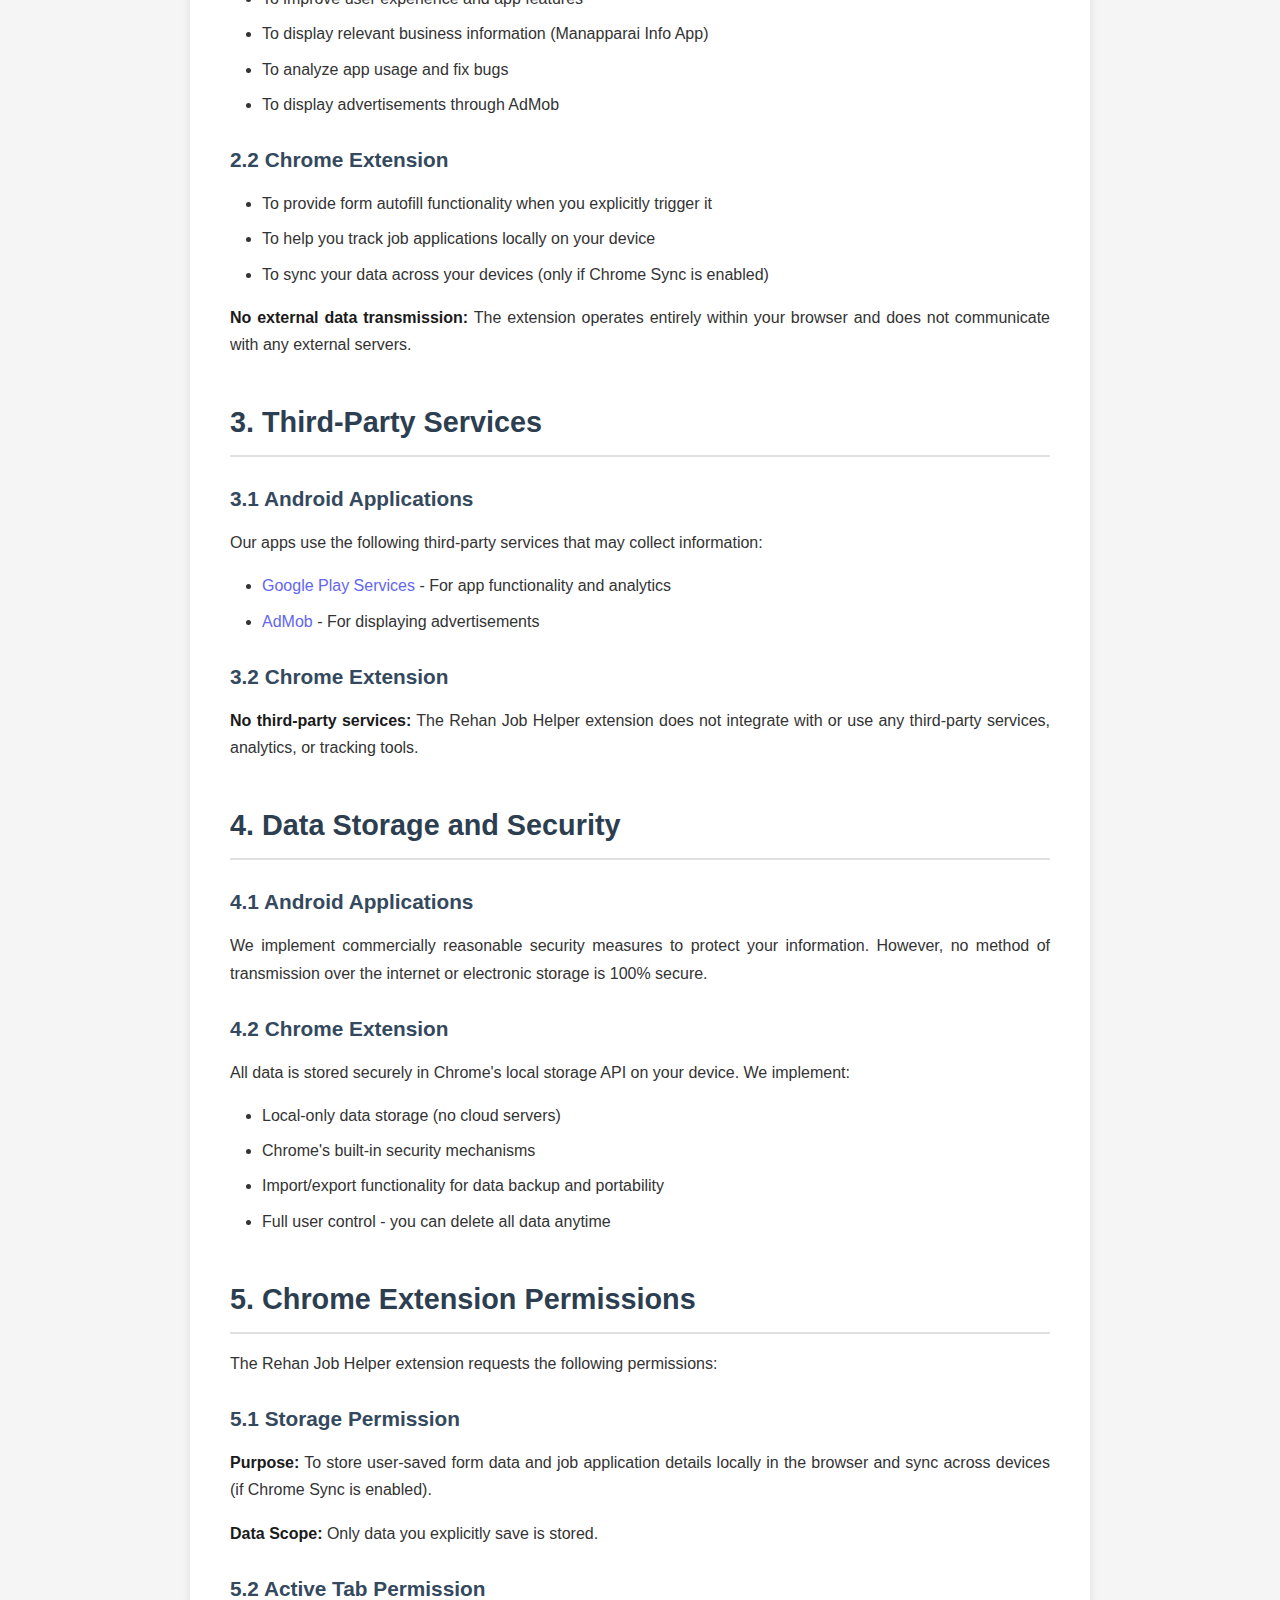
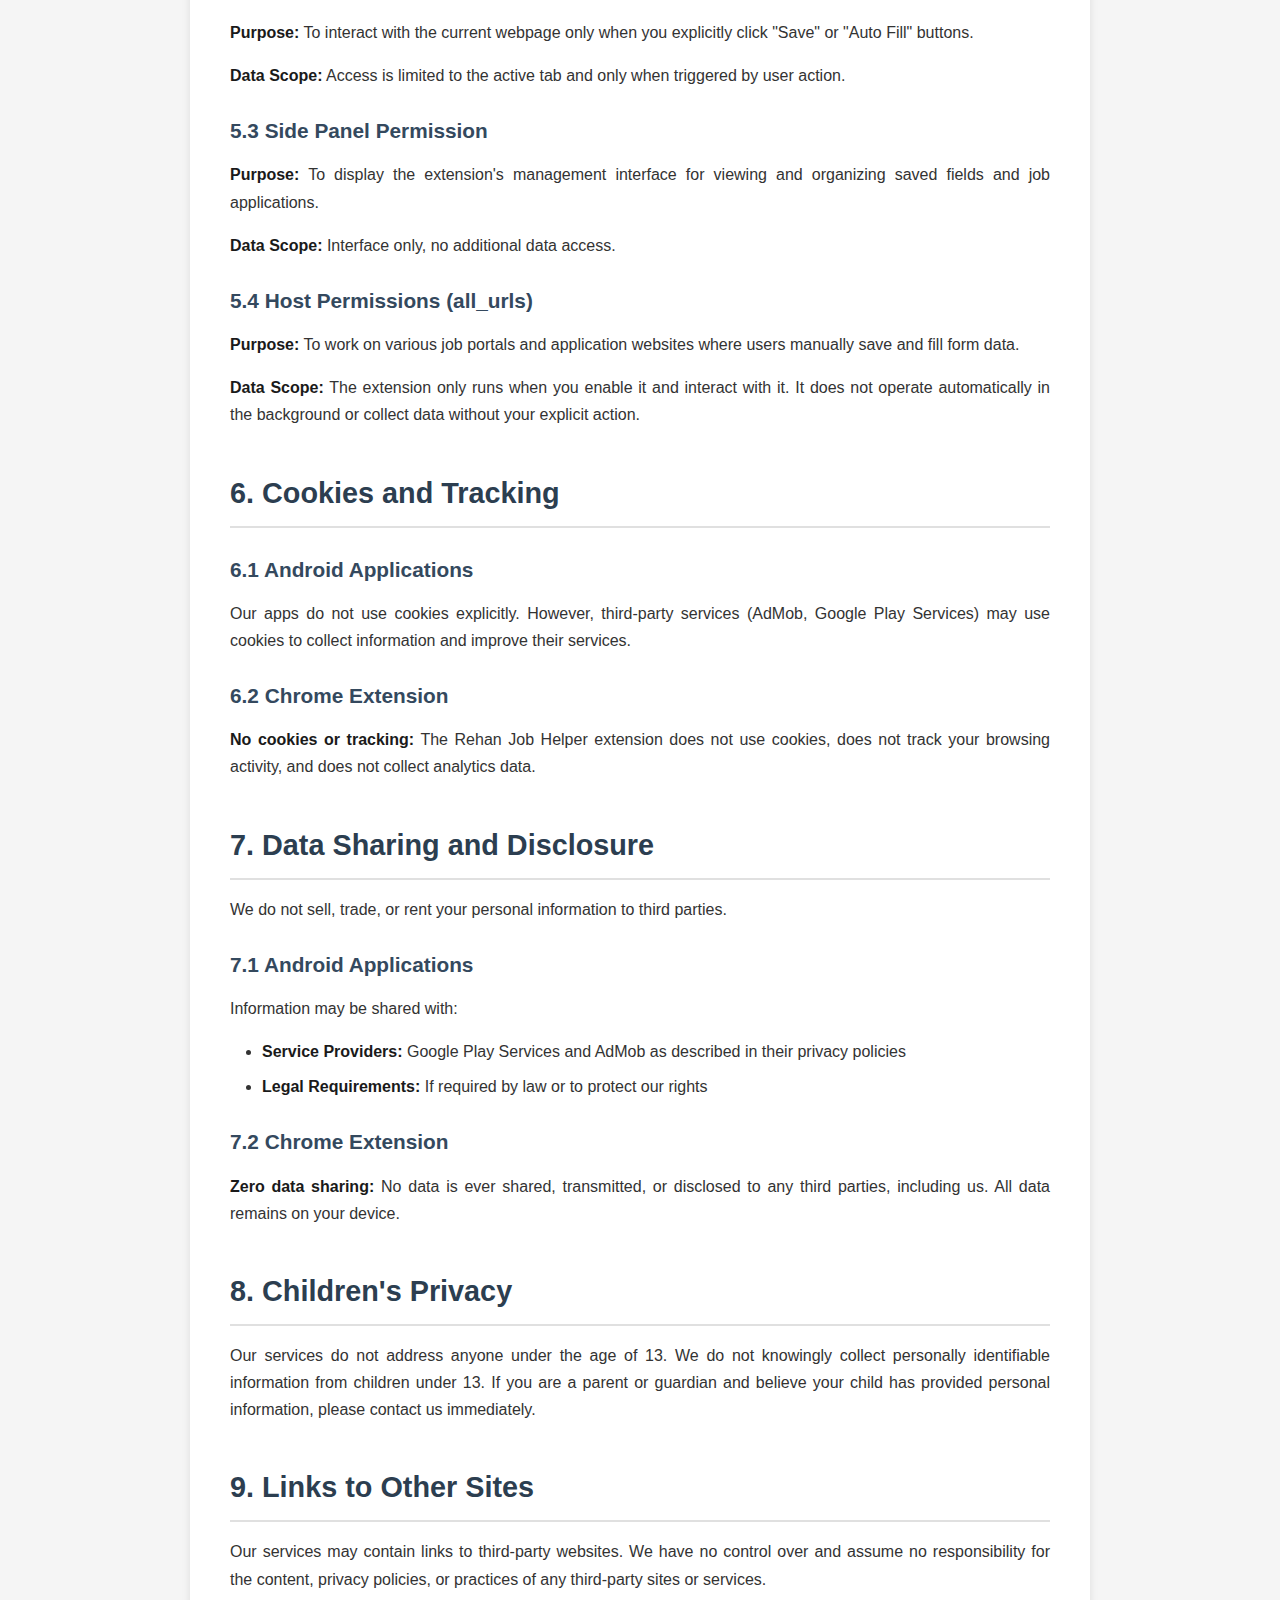
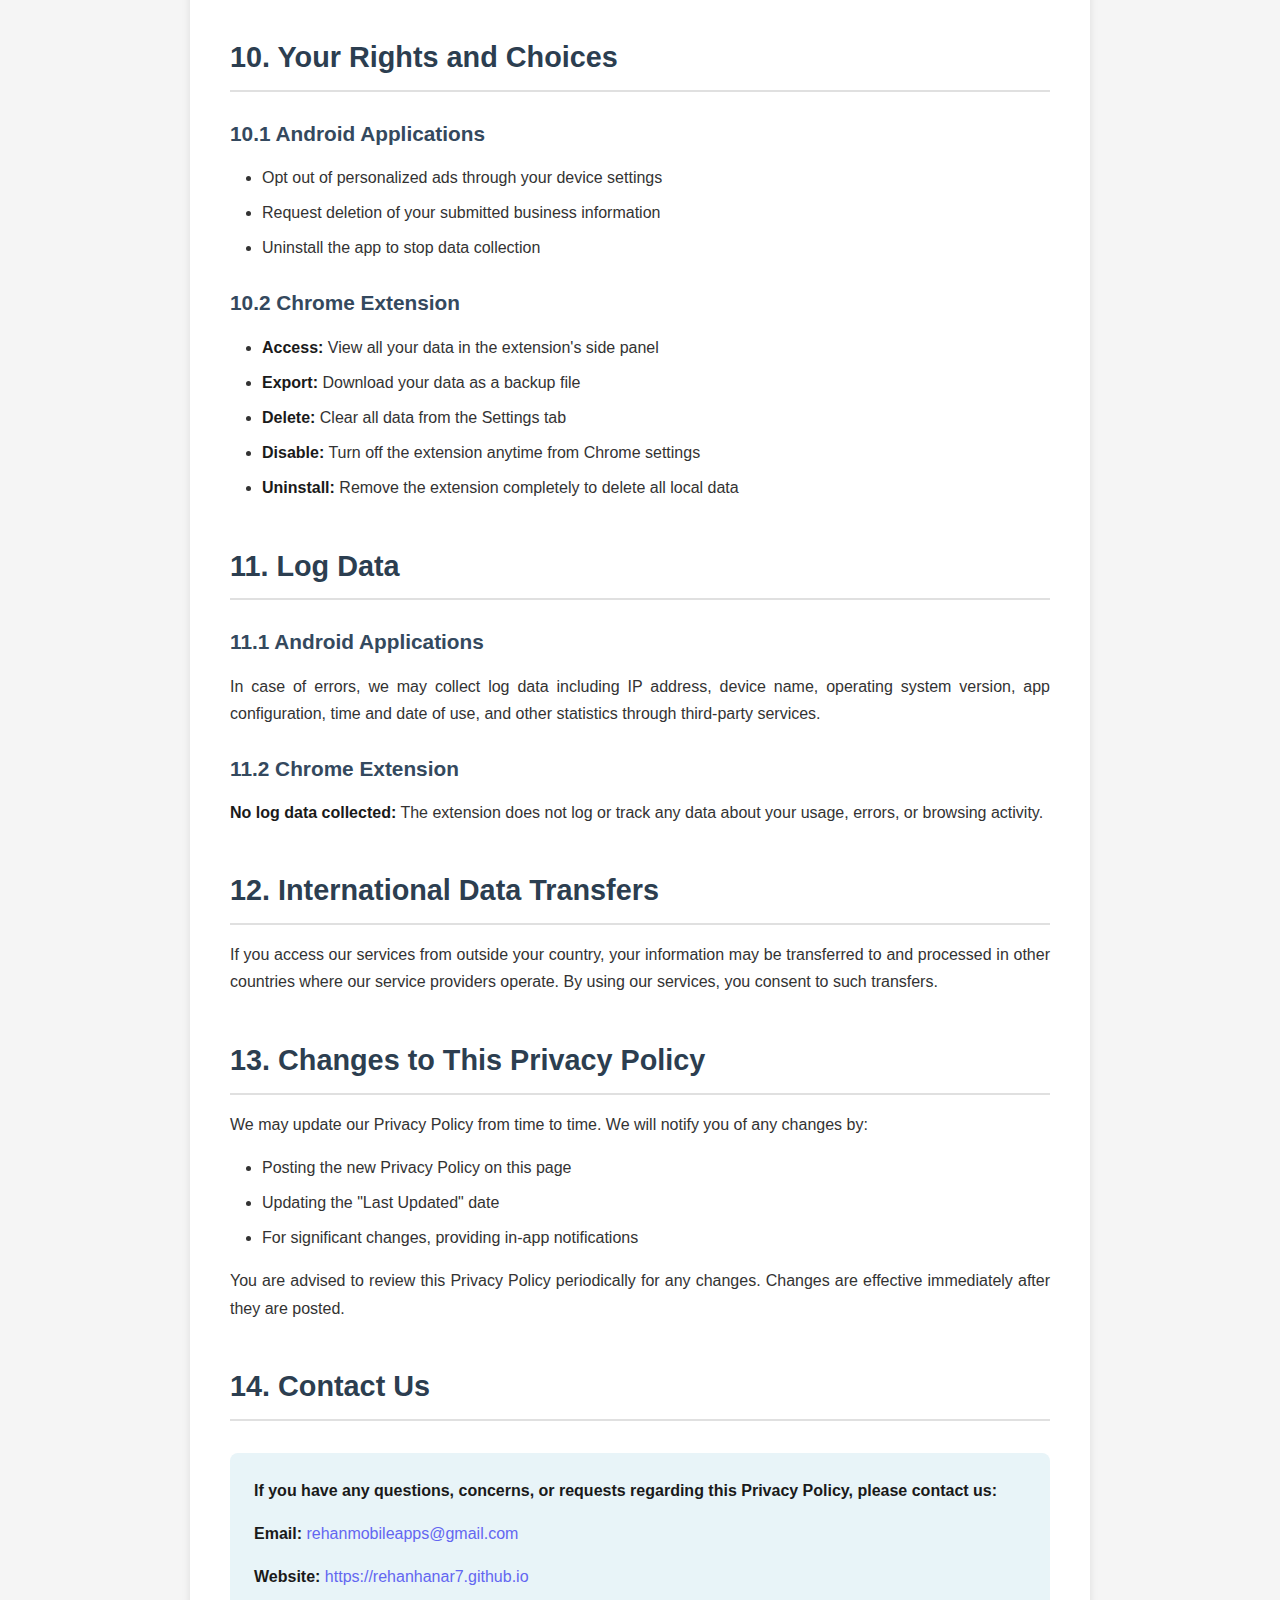
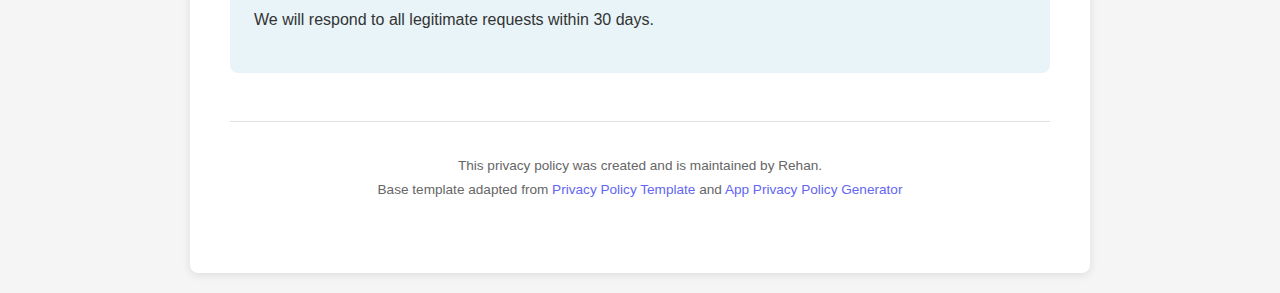
<file: policies/android/privacy_policy.html>
<!DOCTYPE html>
<html lang="en">
<head>
    <meta charset="utf-8">
    <meta name="viewport" content="width=device-width, initial-scale=1.0">
    <title>Privacy Policy - Rehan Apps</title>
    <style>
        * {
            margin: 0;
            padding: 0;
            box-sizing: border-box;
        }

        body {
            font-family: -apple-system, BlinkMacSystemFont, "Segoe UI", Roboto, "Helvetica Neue", Arial, sans-serif;
            line-height: 1.7;
            color: #333;
            background: #f5f5f5;
            padding: 20px;
        }

        .container {
            max-width: 900px;
            margin: 0 auto;
            background: white;
            padding: 40px;
            border-radius: 8px;
            box-shadow: 0 2px 8px rgba(0,0,0,0.1);
        }

        h1 {
            font-size: 2.5rem;
            color: #1a1a1a;
            margin-bottom: 0.5rem;
            border-bottom: 3px solid #6366f1;
            padding-bottom: 1rem;
        }

        .last-updated {
            color: #666;
            font-size: 0.9rem;
            margin-bottom: 2rem;
            font-style: italic;
        }

        h2 {
            font-size: 1.8rem;
            color: #2c3e50;
            margin-top: 2.5rem;
            margin-bottom: 1rem;
            padding-bottom: 0.5rem;
            border-bottom: 2px solid #e0e0e0;
        }

        h3 {
            font-size: 1.3rem;
            color: #34495e;
            margin-top: 1.5rem;
            margin-bottom: 0.8rem;
        }

        p {
            margin-bottom: 1rem;
            text-align: justify;
        }

        ul, ol {
            margin-left: 2rem;
            margin-bottom: 1rem;
        }

        li {
            margin-bottom: 0.5rem;
        }

        a {
            color: #6366f1;
            text-decoration: none;
        }

        a:hover {
            text-decoration: underline;
        }

        .section {
            margin-bottom: 2rem;
        }

        .highlight-box {
            background: #f8f9fa;
            border-left: 4px solid #6366f1;
            padding: 1.5rem;
            margin: 1.5rem 0;
            border-radius: 4px;
        }

        .contact-info {
            background: #e8f4f8;
            padding: 1.5rem;
            border-radius: 8px;
            margin-top: 2rem;
        }

        strong {
            color: #1a1a1a;
            font-weight: 600;
        }

        .app-badge {
            display: inline-block;
            background: #6366f1;
            color: white;
            padding: 0.3rem 0.8rem;
            border-radius: 20px;
            font-size: 0.85rem;
            margin: 0.2rem;
            font-weight: 500;
        }

        .chrome-badge {
            background: #34a853;
        }

        .android-badge {
            background: #3ddc84;
        }

        @media (max-width: 768px) {
            .container {
                padding: 20px;
            }

            h1 {
                font-size: 2rem;
            }

            h2 {
                font-size: 1.5rem;
            }
        }
    </style>
</head>
<body>
    <div class="container">
        <h1>Privacy Policy</h1>
        <p class="last-updated">Last Updated: January 20, 2026</p>

        <div class="section">
            <p>This Privacy Policy describes how Rehan ("we", "us", or "our") collects, uses, and shares information when you use our services, including:</p>
            <ul>
                <li><span class="app-badge android-badge">Android Apps</span> Tamil Nadu Government App, Manapparai Info App, Words to Pages Converter App</li>
                <li><span class="app-badge chrome-badge">Chrome Extension</span> Rehan Job Helper</li>
            </ul>
            <p>By using our services, you agree to the collection and use of information in accordance with this policy.</p>
        </div>

        <h2>1. Information We Collect</h2>

        <div class="section">
            <h3>1.1 Android Applications</h3>
            <p><strong>User-Provided Information:</strong> For the Manapparai Info App, users may voluntarily submit business information including business name, address, phone number, and business category. This information is:</p>
            <ul>
                <li>Submitted voluntarily by users</li>
                <li>Verified by us before being displayed in the app</li>
                <li>Used solely to provide local business information to other users</li>
                <li>Not collected automatically</li>
            </ul>

            <p><strong>Analytics Data:</strong> Our apps use Google Play Services and AdMob, which may collect:</p>
            <ul>
                <li>Device information (model, operating system version)</li>
                <li>App usage statistics</li>
                <li>Crash reports and diagnostic data</li>
            </ul>

            <h3>1.2 Chrome Extension (Rehan Job Helper)</h3>
            <div class="highlight-box">
                <p><strong>Privacy-First Design:</strong> The Rehan Job Helper extension does NOT collect, transmit, or share any personal data with external servers or third parties.</p>
            </div>

            <p><strong>Local Storage Only:</strong> All data is stored locally in your browser using Chrome's storage API:</p>
            <ul>
                <li>Form field data you choose to save</li>
                <li>Job application tracking information</li>
                <li>Extension settings and preferences</li>
            </ul>

            <p><strong>Chrome Sync Storage:</strong> If you enable Chrome Sync in your browser, your saved data will sync across your devices through your Google account. This is handled entirely by Chrome and Google - we do not have access to this data.</p>
        </div>

        <h2>2. How We Use Information</h2>

        <div class="section">
            <h3>2.1 Android Applications</h3>
            <ul>
                <li>To provide and maintain app functionality</li>
                <li>To improve user experience and app features</li>
                <li>To display relevant business information (Manapparai Info App)</li>
                <li>To analyze app usage and fix bugs</li>
                <li>To display advertisements through AdMob</li>
            </ul>

            <h3>2.2 Chrome Extension</h3>
            <ul>
                <li>To provide form autofill functionality when you explicitly trigger it</li>
                <li>To help you track job applications locally on your device</li>
                <li>To sync your data across your devices (only if Chrome Sync is enabled)</li>
            </ul>
            <p><strong>No external data transmission:</strong> The extension operates entirely within your browser and does not communicate with any external servers.</p>
        </div>

        <h2>3. Third-Party Services</h2>

        <div class="section">
            <h3>3.1 Android Applications</h3>
            <p>Our apps use the following third-party services that may collect information:</p>
            <ul>
                <li><a href="https://www.google.com/policies/privacy/" target="_blank">Google Play Services</a> - For app functionality and analytics</li>
                <li><a href="https://support.google.com/admob/answer/6128543?hl=en" target="_blank">AdMob</a> - For displaying advertisements</li>
            </ul>

            <h3>3.2 Chrome Extension</h3>
            <p><strong>No third-party services:</strong> The Rehan Job Helper extension does not integrate with or use any third-party services, analytics, or tracking tools.</p>
        </div>

        <h2>4. Data Storage and Security</h2>

        <div class="section">
            <h3>4.1 Android Applications</h3>
            <p>We implement commercially reasonable security measures to protect your information. However, no method of transmission over the internet or electronic storage is 100% secure.</p>

            <h3>4.2 Chrome Extension</h3>
            <p>All data is stored securely in Chrome's local storage API on your device. We implement:</p>
            <ul>
                <li>Local-only data storage (no cloud servers)</li>
                <li>Chrome's built-in security mechanisms</li>
                <li>Import/export functionality for data backup and portability</li>
                <li>Full user control - you can delete all data anytime</li>
            </ul>
        </div>

        <h2>5. Chrome Extension Permissions</h2>

        <div class="section">
            <p>The Rehan Job Helper extension requests the following permissions:</p>

            <h3>5.1 Storage Permission</h3>
            <p><strong>Purpose:</strong> To store user-saved form data and job application details locally in the browser and sync across devices (if Chrome Sync is enabled).</p>
            <p><strong>Data Scope:</strong> Only data you explicitly save is stored.</p>

            <h3>5.2 Active Tab Permission</h3>
            <p><strong>Purpose:</strong> To interact with the current webpage only when you explicitly click "Save" or "Auto Fill" buttons.</p>
            <p><strong>Data Scope:</strong> Access is limited to the active tab and only when triggered by user action.</p>

            <h3>5.3 Side Panel Permission</h3>
            <p><strong>Purpose:</strong> To display the extension's management interface for viewing and organizing saved fields and job applications.</p>
            <p><strong>Data Scope:</strong> Interface only, no additional data access.</p>

            <h3>5.4 Host Permissions (all_urls)</h3>
            <p><strong>Purpose:</strong> To work on various job portals and application websites where users manually save and fill form data.</p>
            <p><strong>Data Scope:</strong> The extension only runs when you enable it and interact with it. It does not operate automatically in the background or collect data without your explicit action.</p>
        </div>

        <h2>6. Cookies and Tracking</h2>

        <div class="section">
            <h3>6.1 Android Applications</h3>
            <p>Our apps do not use cookies explicitly. However, third-party services (AdMob, Google Play Services) may use cookies to collect information and improve their services.</p>

            <h3>6.2 Chrome Extension</h3>
            <p><strong>No cookies or tracking:</strong> The Rehan Job Helper extension does not use cookies, does not track your browsing activity, and does not collect analytics data.</p>
        </div>

        <h2>7. Data Sharing and Disclosure</h2>

        <div class="section">
            <p>We do not sell, trade, or rent your personal information to third parties.</p>

            <h3>7.1 Android Applications</h3>
            <p>Information may be shared with:</p>
            <ul>
                <li><strong>Service Providers:</strong> Google Play Services and AdMob as described in their privacy policies</li>
                <li><strong>Legal Requirements:</strong> If required by law or to protect our rights</li>
            </ul>

            <h3>7.2 Chrome Extension</h3>
            <p><strong>Zero data sharing:</strong> No data is ever shared, transmitted, or disclosed to any third parties, including us. All data remains on your device.</p>
        </div>

        <h2>8. Children's Privacy</h2>

        <div class="section">
            <p>Our services do not address anyone under the age of 13. We do not knowingly collect personally identifiable information from children under 13. If you are a parent or guardian and believe your child has provided personal information, please contact us immediately.</p>
        </div>

        <h2>9. Links to Other Sites</h2>

        <div class="section">
            <p>Our services may contain links to third-party websites. We have no control over and assume no responsibility for the content, privacy policies, or practices of any third-party sites or services.</p>
        </div>

        <h2>10. Your Rights and Choices</h2>

        <div class="section">
            <h3>10.1 Android Applications</h3>
            <ul>
                <li>Opt out of personalized ads through your device settings</li>
                <li>Request deletion of your submitted business information</li>
                <li>Uninstall the app to stop data collection</li>
            </ul>

            <h3>10.2 Chrome Extension</h3>
            <ul>
                <li><strong>Access:</strong> View all your data in the extension's side panel</li>
                <li><strong>Export:</strong> Download your data as a backup file</li>
                <li><strong>Delete:</strong> Clear all data from the Settings tab</li>
                <li><strong>Disable:</strong> Turn off the extension anytime from Chrome settings</li>
                <li><strong>Uninstall:</strong> Remove the extension completely to delete all local data</li>
            </ul>
        </div>

        <h2>11. Log Data</h2>

        <div class="section">
            <h3>11.1 Android Applications</h3>
            <p>In case of errors, we may collect log data including IP address, device name, operating system version, app configuration, time and date of use, and other statistics through third-party services.</p>

            <h3>11.2 Chrome Extension</h3>
            <p><strong>No log data collected:</strong> The extension does not log or track any data about your usage, errors, or browsing activity.</p>
        </div>

        <h2>12. International Data Transfers</h2>

        <div class="section">
            <p>If you access our services from outside your country, your information may be transferred to and processed in other countries where our service providers operate. By using our services, you consent to such transfers.</p>
        </div>

        <h2>13. Changes to This Privacy Policy</h2>

        <div class="section">
            <p>We may update our Privacy Policy from time to time. We will notify you of any changes by:</p>
            <ul>
                <li>Posting the new Privacy Policy on this page</li>
                <li>Updating the "Last Updated" date</li>
                <li>For significant changes, providing in-app notifications</li>
            </ul>
            <p>You are advised to review this Privacy Policy periodically for any changes. Changes are effective immediately after they are posted.</p>
        </div>

        <h2>14. Contact Us</h2>

        <div class="contact-info">
            <p><strong>If you have any questions, concerns, or requests regarding this Privacy Policy, please contact us:</strong></p>
            <p><strong>Email:</strong> <a href="mailto:rehanmobileapps@gmail.com">rehanmobileapps@gmail.com</a></p>
            <p><strong>Website:</strong> <a href="https://rehanhanar7.github.io">https://rehanhanar7.github.io</a></p>
            <p>We will respond to all legitimate requests within 30 days.</p>
        </div>

        <div class="section" style="margin-top: 3rem; padding-top: 2rem; border-top: 1px solid #e0e0e0;">
            <p style="font-size: 0.85rem; color: #666; text-align: center;">
                This privacy policy was created and is maintained by Rehan.<br>
                Base template adapted from <a href="https://privacypolicytemplate.net" target="_blank">Privacy Policy Template</a> and <a href="https://app-privacy-policy-generator.firebaseapp.com/" target="_blank">App Privacy Policy Generator</a>
            </p>
        </div>
    </div>
</body>
</html>
</file>
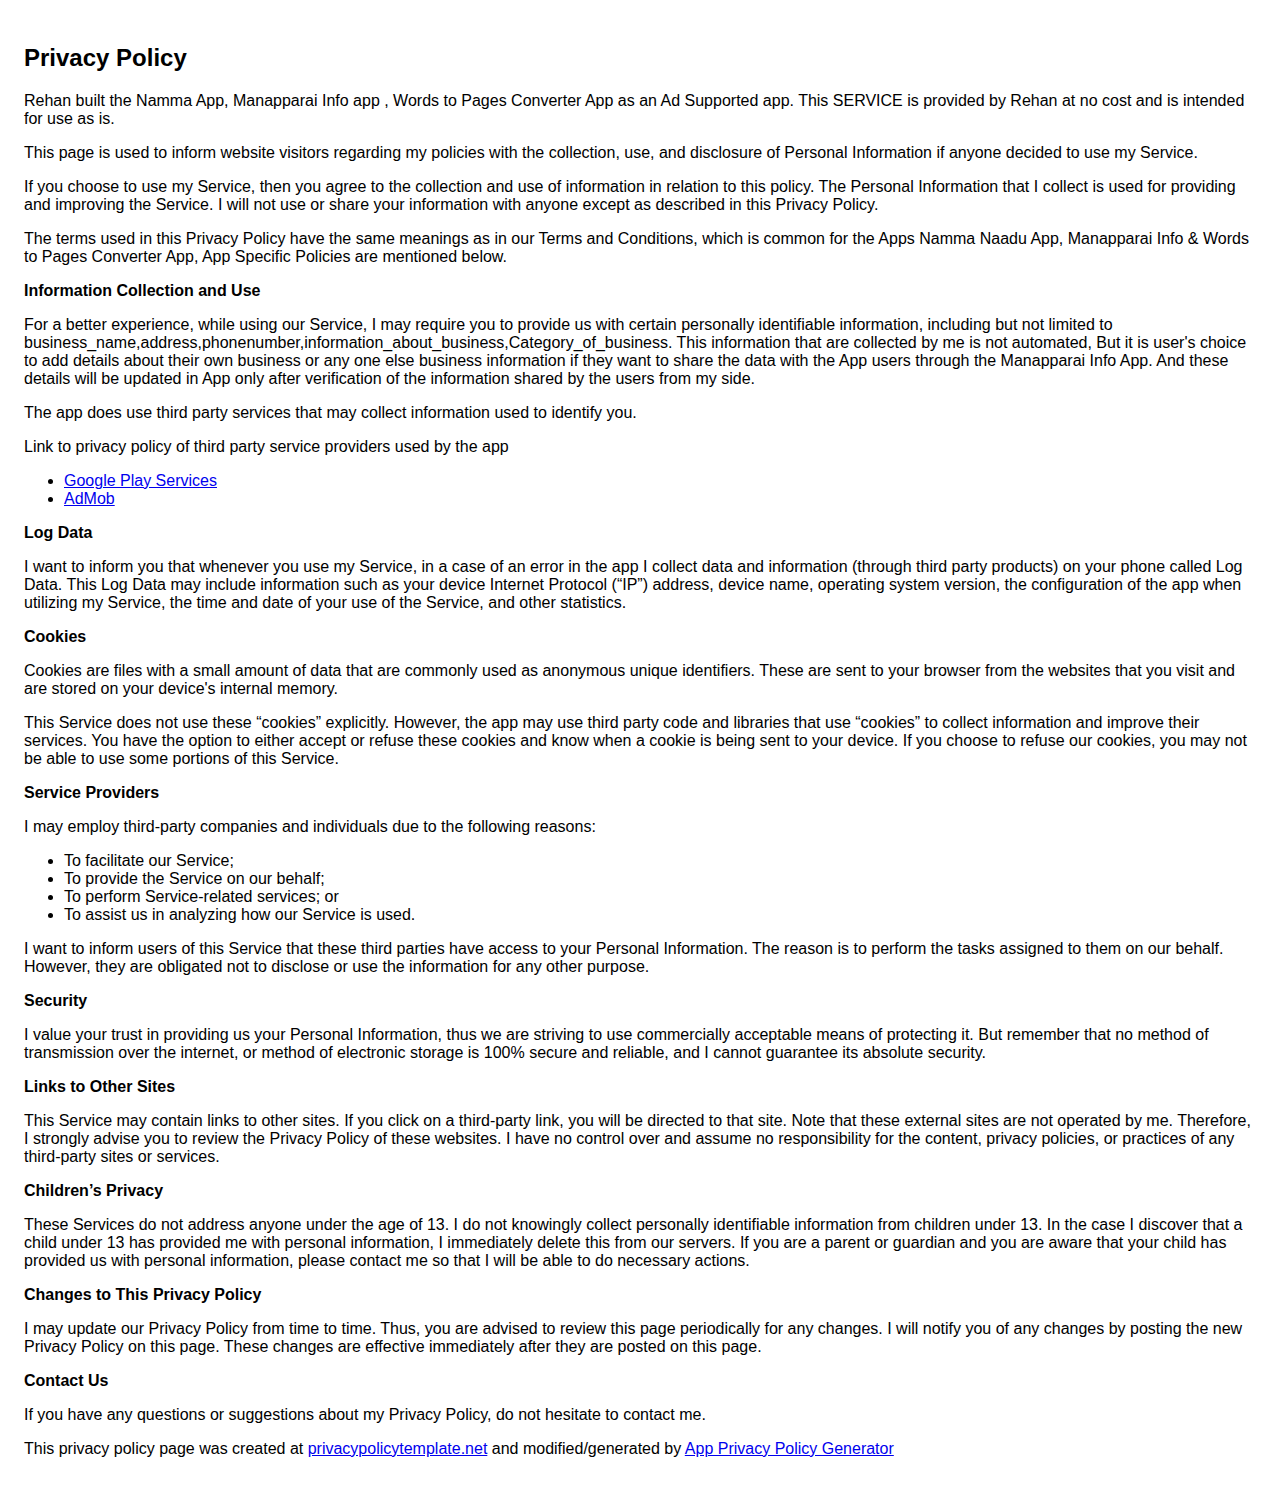
<file: policies/android/privacy_policy_android.html>
<!DOCTYPE html><html> <head> <meta charset="utf-8"> <meta name="viewport" content="width=device-width"> <title>Privacy Policy</title> <style>body{font-family: "Helvetica Neue", Helvetica, Arial, sans-serif; padding:1em;}</style></head> <body><h2>Privacy Policy</h2> <p> Rehan built the Namma App, Manapparai Info app , Words to Pages Converter App as an Ad Supported app. This SERVICE is provided by Rehan at no cost and is intended for use as is.
                  </p> <p>This page is used to inform website visitors regarding my policies with the collection, use, and
                    disclosure of Personal Information if anyone decided to use my Service.
                  </p> <p>If you choose to use my Service, then you agree to the collection and use of information in relation
                    to this policy. The Personal Information that I collect is used for providing and improving the
                    Service. I will not use or share your information with anyone except as described
                    in this Privacy Policy.
                  </p> <p>The terms used in this Privacy Policy have the same meanings as in our Terms and Conditions, which is common for the Apps
                    Namma Naadu App, Manapparai Info & Words to Pages Converter App, App Specific Policies are mentioned below.
                  </p> <p><strong>Information Collection and Use</strong></p> <p>For a better experience, while using our Service, I may require you to provide us with certain
                    personally identifiable information, including but not limited to business_name,address,phonenumber,information_about_business,Category_of_business. 
                    This information that are collected by me is not automated, But it is user's choice to add details about their own business or any one else
                    business information if they want to share the data with the App users through the Manapparai Info App. And these details will be updated in App only after verification
                    of the information shared by the users from my side.
                  </p> <p>The app does use third party services that may collect information used to identify you.</p> <div><p>Link to privacy policy of third party service providers used by the app</p> <ul><li><a href="https://www.google.com/policies/privacy/" target="_blank">Google Play Services</a></li> <li><a href="https://support.google.com/admob/answer/6128543?hl=en" target="_blank">AdMob</a></li> <!----> <!----> <!----> <!----></ul></div> <p><strong>Log Data</strong></p> <p> I want to inform you that whenever you use my Service, in a case of an
                    error in the app I collect data and information (through third party products) on your phone
                    called Log Data. This Log Data may include information such as your device Internet Protocol (“IP”) address,
                    device name, operating system version, the configuration of the app when utilizing my Service,
                    the time and date of your use of the Service, and other statistics.
                  </p> <p><strong>Cookies</strong></p> <p>Cookies are files with a small amount of data that are commonly used as anonymous unique identifiers. These
                    are sent to your browser from the websites that you visit and are stored on your device's internal memory.
                  </p> <p>This Service does not use these “cookies” explicitly. However, the app may use third party code and libraries
                    that use “cookies” to collect information and improve their services. You have the option to either
                    accept or refuse these cookies and know when a cookie is being sent to your device. If you choose to
                    refuse our cookies, you may not be able to use some portions of this Service.
                  </p> <p><strong>Service Providers</strong></p> <p> I may employ third-party companies and individuals due to the following reasons:</p> <ul><li>To facilitate our Service;</li> <li>To provide the Service on our behalf;</li> <li>To perform Service-related services; or</li> <li>To assist us in analyzing how our Service is used.</li></ul> <p> I want to inform users of this Service that these third parties have access to your
                    Personal Information. The reason is to perform the tasks assigned to them on our behalf. However, they
                    are obligated not to disclose or use the information for any other purpose.
                  </p> <p><strong>Security</strong></p> <p> I value your trust in providing us your Personal Information, thus we are striving
                    to use commercially acceptable means of protecting it. But remember that no method of transmission over
                    the internet, or method of electronic storage is 100% secure and reliable, and I cannot guarantee
                    its absolute security.
                  </p> <p><strong>Links to Other Sites</strong></p> <p>This Service may contain links to other sites. If you click on a third-party link, you will be directed
                    to that site. Note that these external sites are not operated by me. Therefore, I strongly
                    advise you to review the Privacy Policy of these websites. I have no control over
                    and assume no responsibility for the content, privacy policies, or practices of any third-party sites
                    or services.
                  </p> <p><strong>Children’s Privacy</strong></p> <p>These Services do not address anyone under the age of 13. I do not knowingly collect
                    personally identifiable information from children under 13. In the case I discover that a child
                    under 13 has provided me with personal information, I immediately delete this from
                    our servers. If you are a parent or guardian and you are aware that your child has provided us with personal
                    information, please contact me so that I will be able to do necessary actions.
                  </p> <p><strong>Changes to This Privacy Policy</strong></p> <p> I may update our Privacy Policy from time to time. Thus, you are advised to review
                    this page periodically for any changes. I will notify you of any changes by posting
                    the new Privacy Policy on this page. These changes are effective immediately after they are posted on
                    this page.
                  </p> <p><strong>Contact Us</strong></p> <p>If you have any questions or suggestions about my Privacy Policy, do not hesitate to contact
                    me.
                  </p> <p>This privacy policy page was created at <a href="https://privacypolicytemplate.net" target="_blank">privacypolicytemplate.net</a>                    and modified/generated by <a href="https://app-privacy-policy-generator.firebaseapp.com/" target="_blank">App Privacy Policy Generator</a></p></body></html>
</file>
